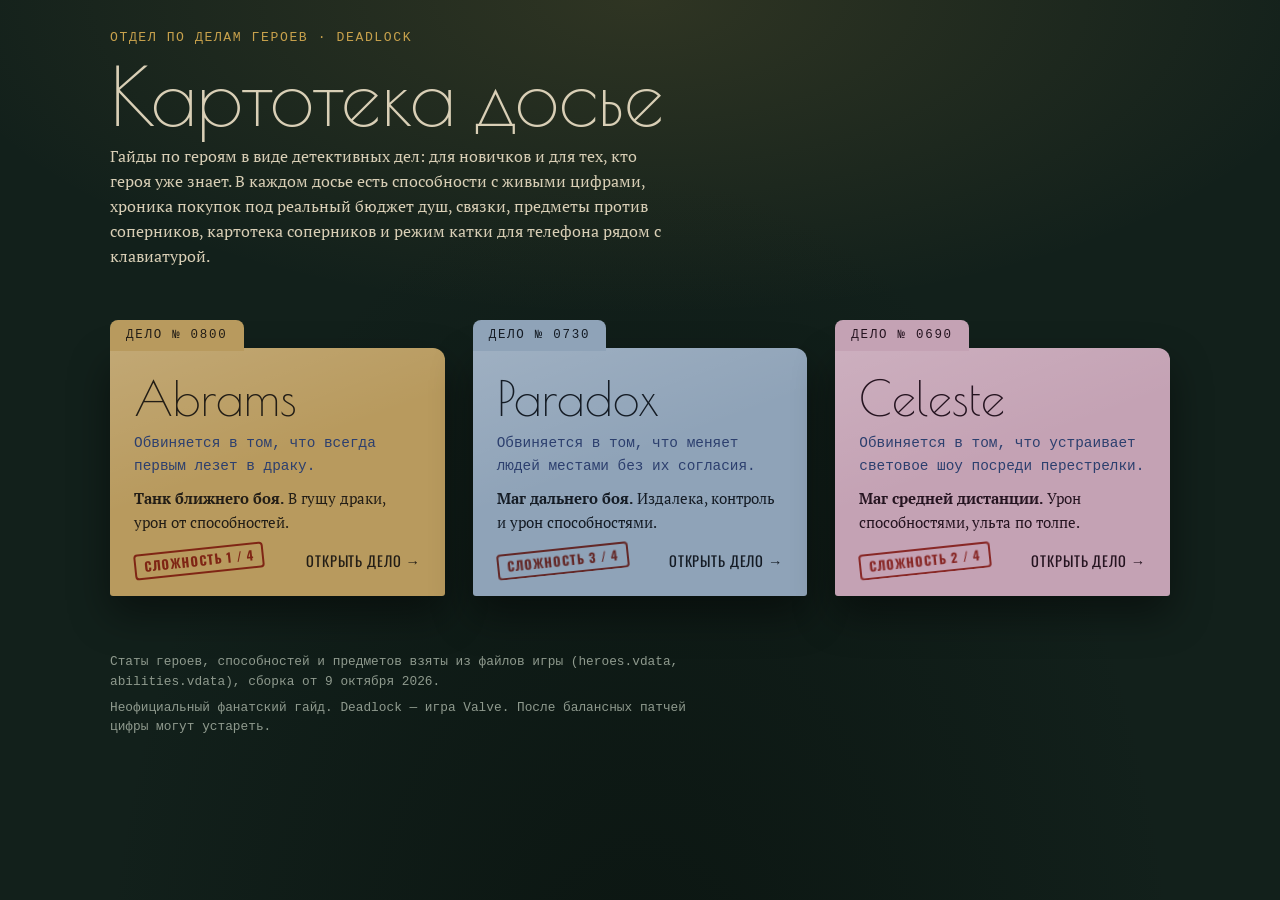
<file: index.html>
<!doctype html>
<html lang="ru">
<head>
<meta charset="utf-8">
<meta name="viewport" content="width=device-width, initial-scale=1, viewport-fit=cover">
<meta name="description" content="Детективные досье-гайды по героям Deadlock: Abrams, Paradox и Celeste.">
<style>html{color-scheme:dark}body{margin:0}img{max-width:100%}[hidden]{display:none!important}:root{padding-top:env(safe-area-inset-top,0px);padding-bottom:env(safe-area-inset-bottom,0px)}</style>
<title>Картотека досье Deadlock</title>
<link rel="preconnect" href="https://fonts.googleapis.com">
<link rel="preconnect" href="https://fonts.gstatic.com" crossorigin>
<link rel="stylesheet" href="https://fonts.googleapis.com/css2?family=Poiret+One&family=Oswald:wght@500;700&family=PT+Serif:ital,wght@0,400;0,700;1,400&family=PT+Mono&display=swap">
<link rel="stylesheet" href="assets/dossier.css">
</head>
<body>
<div class="wrap" style="padding-bottom:40px">
  <header class="catalog-head">
    <span class="exhibit">Отдел по делам героев · Deadlock</span>
    <h1>Картотека досье</h1>
    <p>Гайды по героям в виде детективных дел: для новичков и для тех, кто героя уже знает. В каждом досье есть способности с живыми цифрами, хроника покупок под реальный бюджет душ, связки, предметы против соперников, картотека соперников и режим катки для телефона рядом с клавиатурой.</p>
  </header>
  <div class="catalog" id="catalog"></div>
  <footer>
    <span>Статы героев, способностей и предметов взяты из файлов игры (heroes.vdata, abilities.vdata), сборка от 9 октября 2026.</span>
    <span>Неофициальный фанатский гайд. Deadlock — игра Valve. После балансных патчей цифры могут устареть.</span>
  </footer>
</div>
<script src="assets/heroes.js"></script>
<script>
(() => {
  const CX = n => `Сложность ${n} / 4`;
  document.getElementById('catalog').innerHTML = (window.DOSSIERS || []).map(d => `
    <a class="case-card" href="${d.path}" data-case="ДЕЛО № ${d.num}" style="--f:${d.folder};--fi:${d.ink}">
      <h2>${d.name}</h2>
      <p class="charge">${d.charge}</p>
      <p class="meta"><b>${d.role}.</b> ${d.style}.</p>
      <div class="row"><span class="stamp">${CX(d.cx)}</span><span class="open">Открыть дело →</span></div>
    </a>`).join('');
})();
</script>
</body>
</html>
</file>
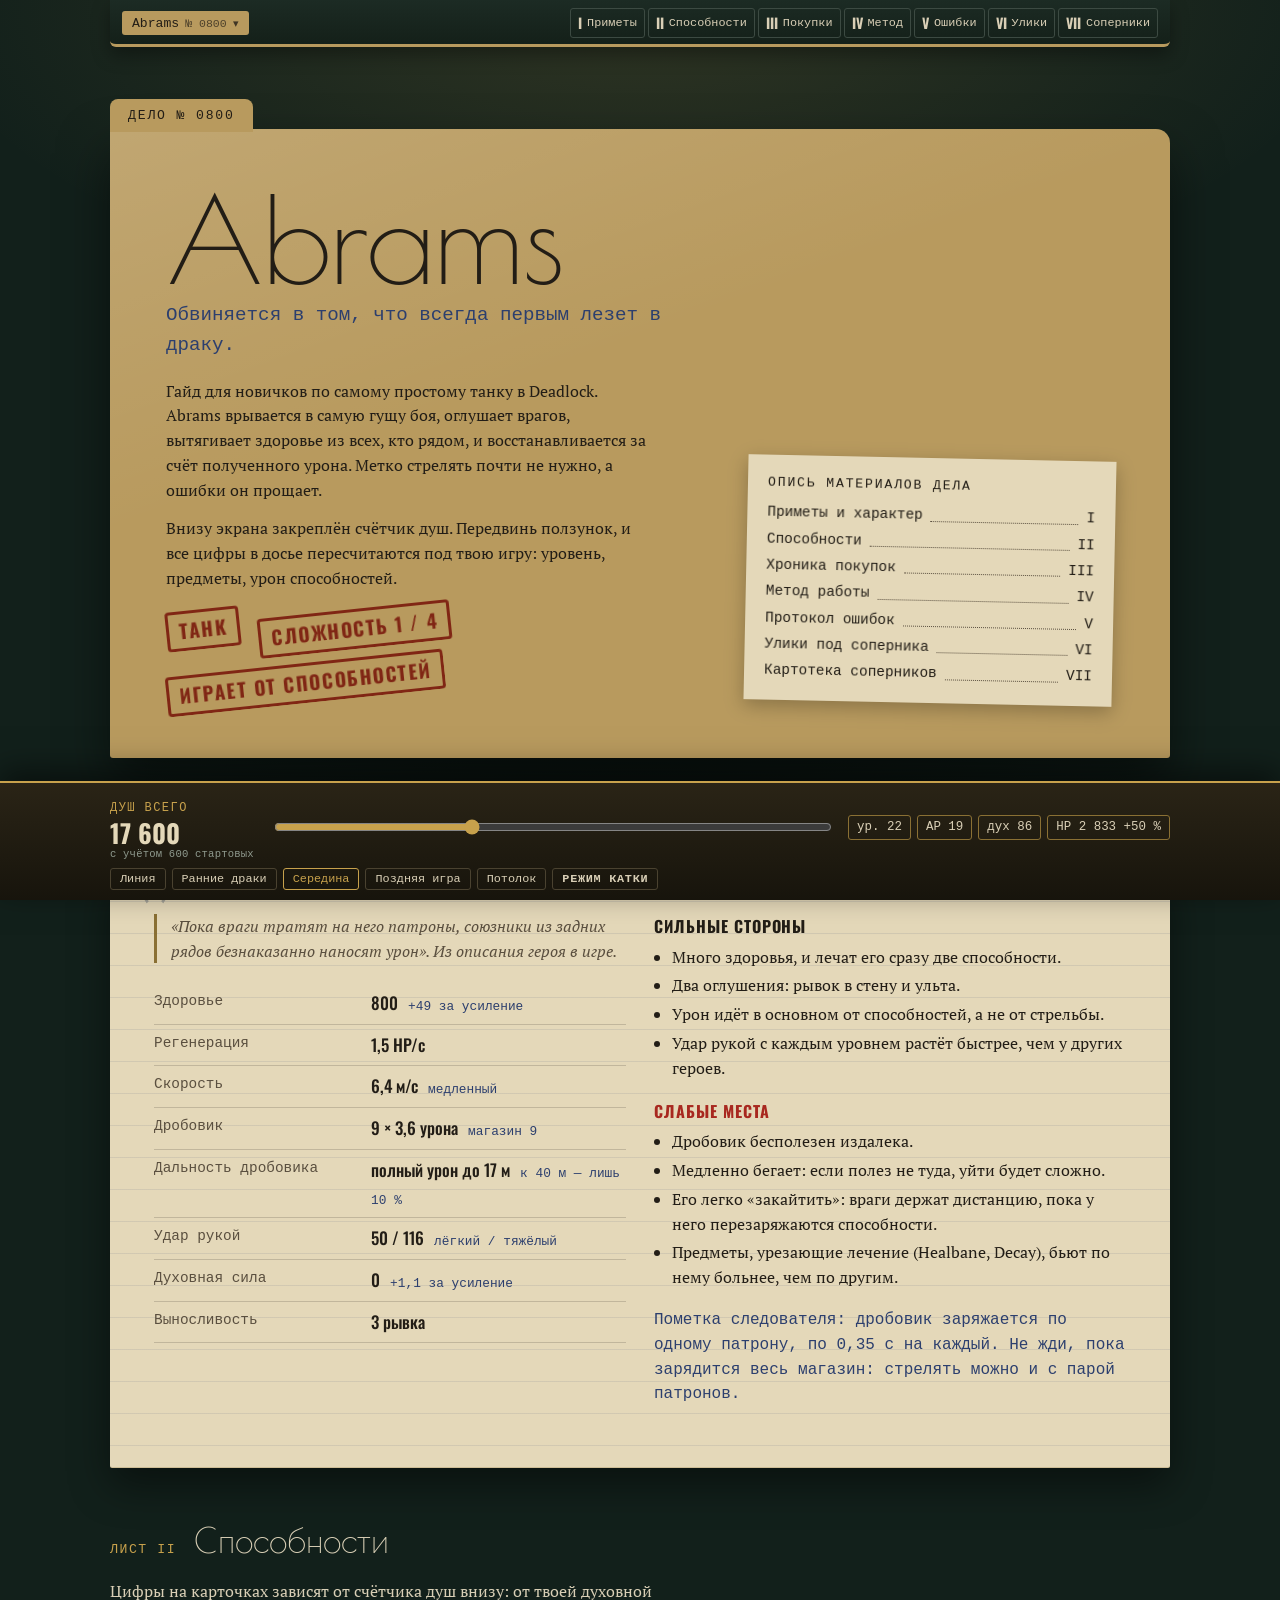
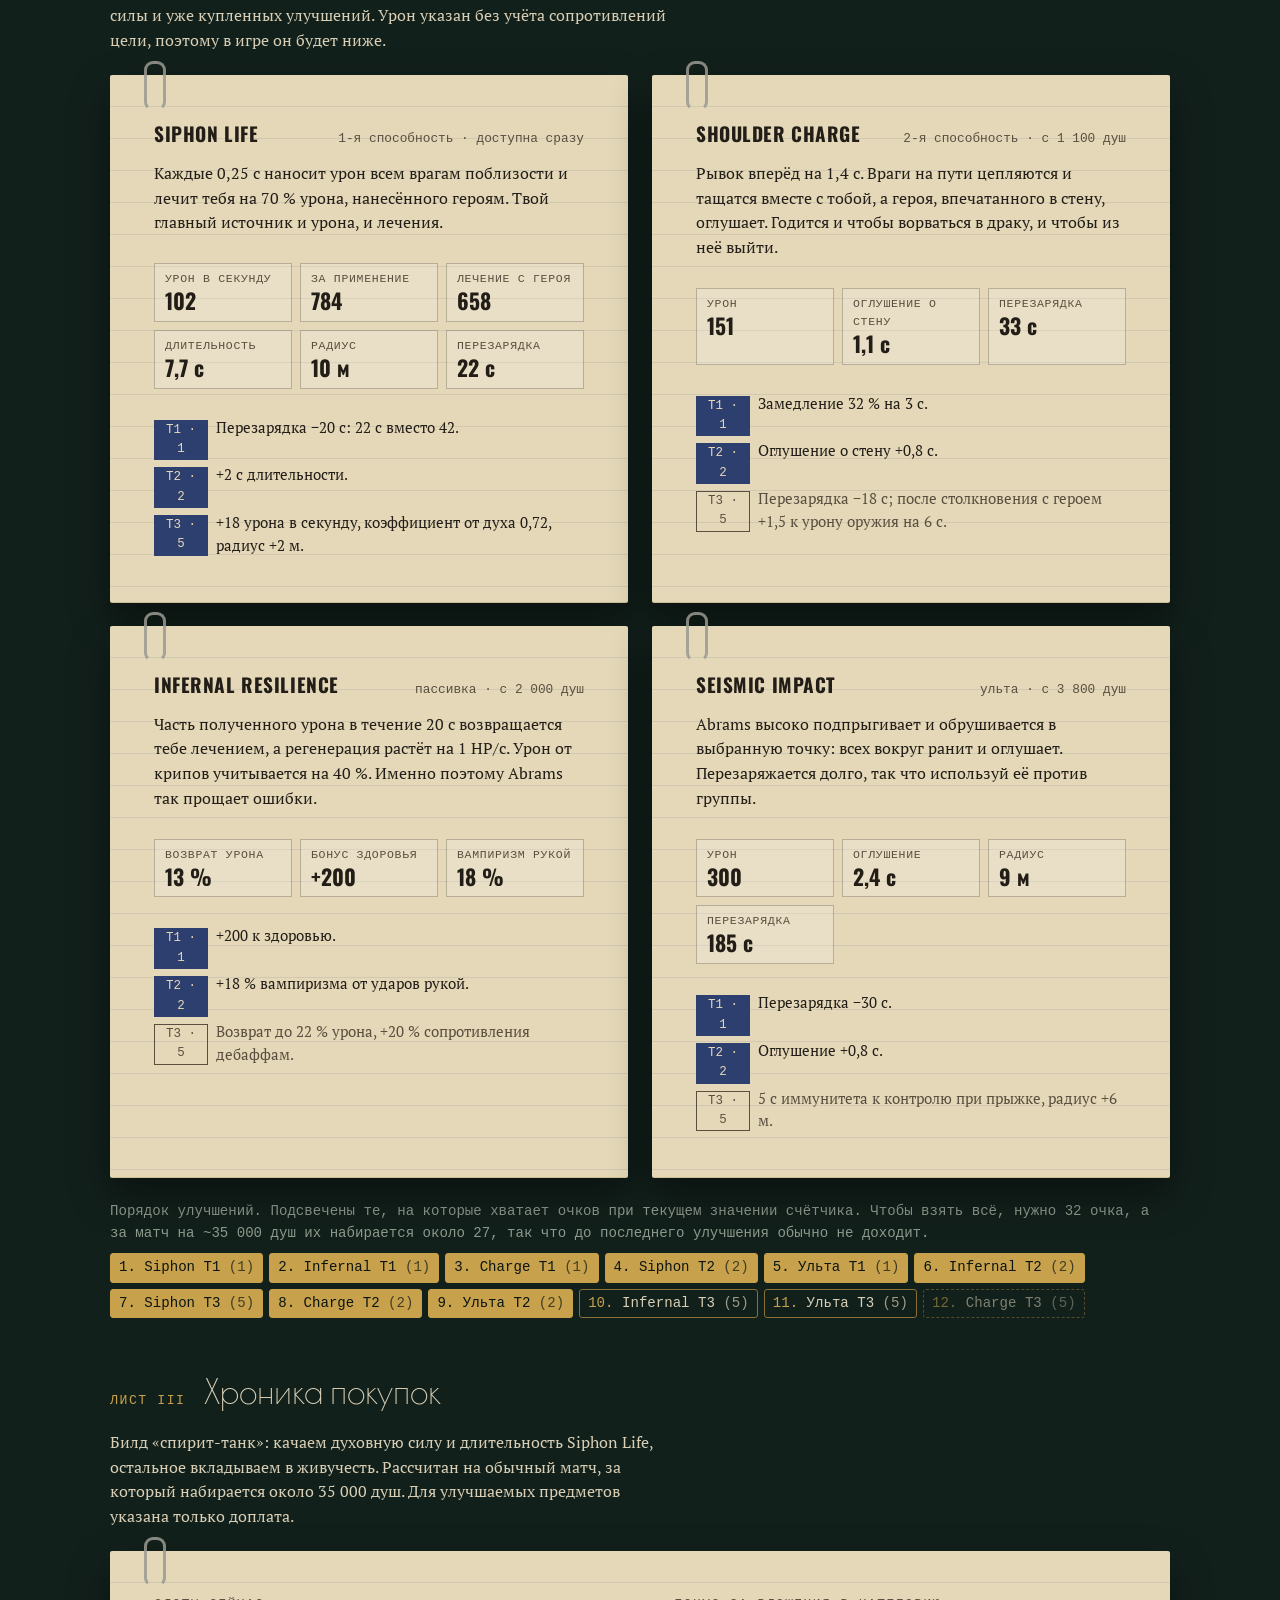
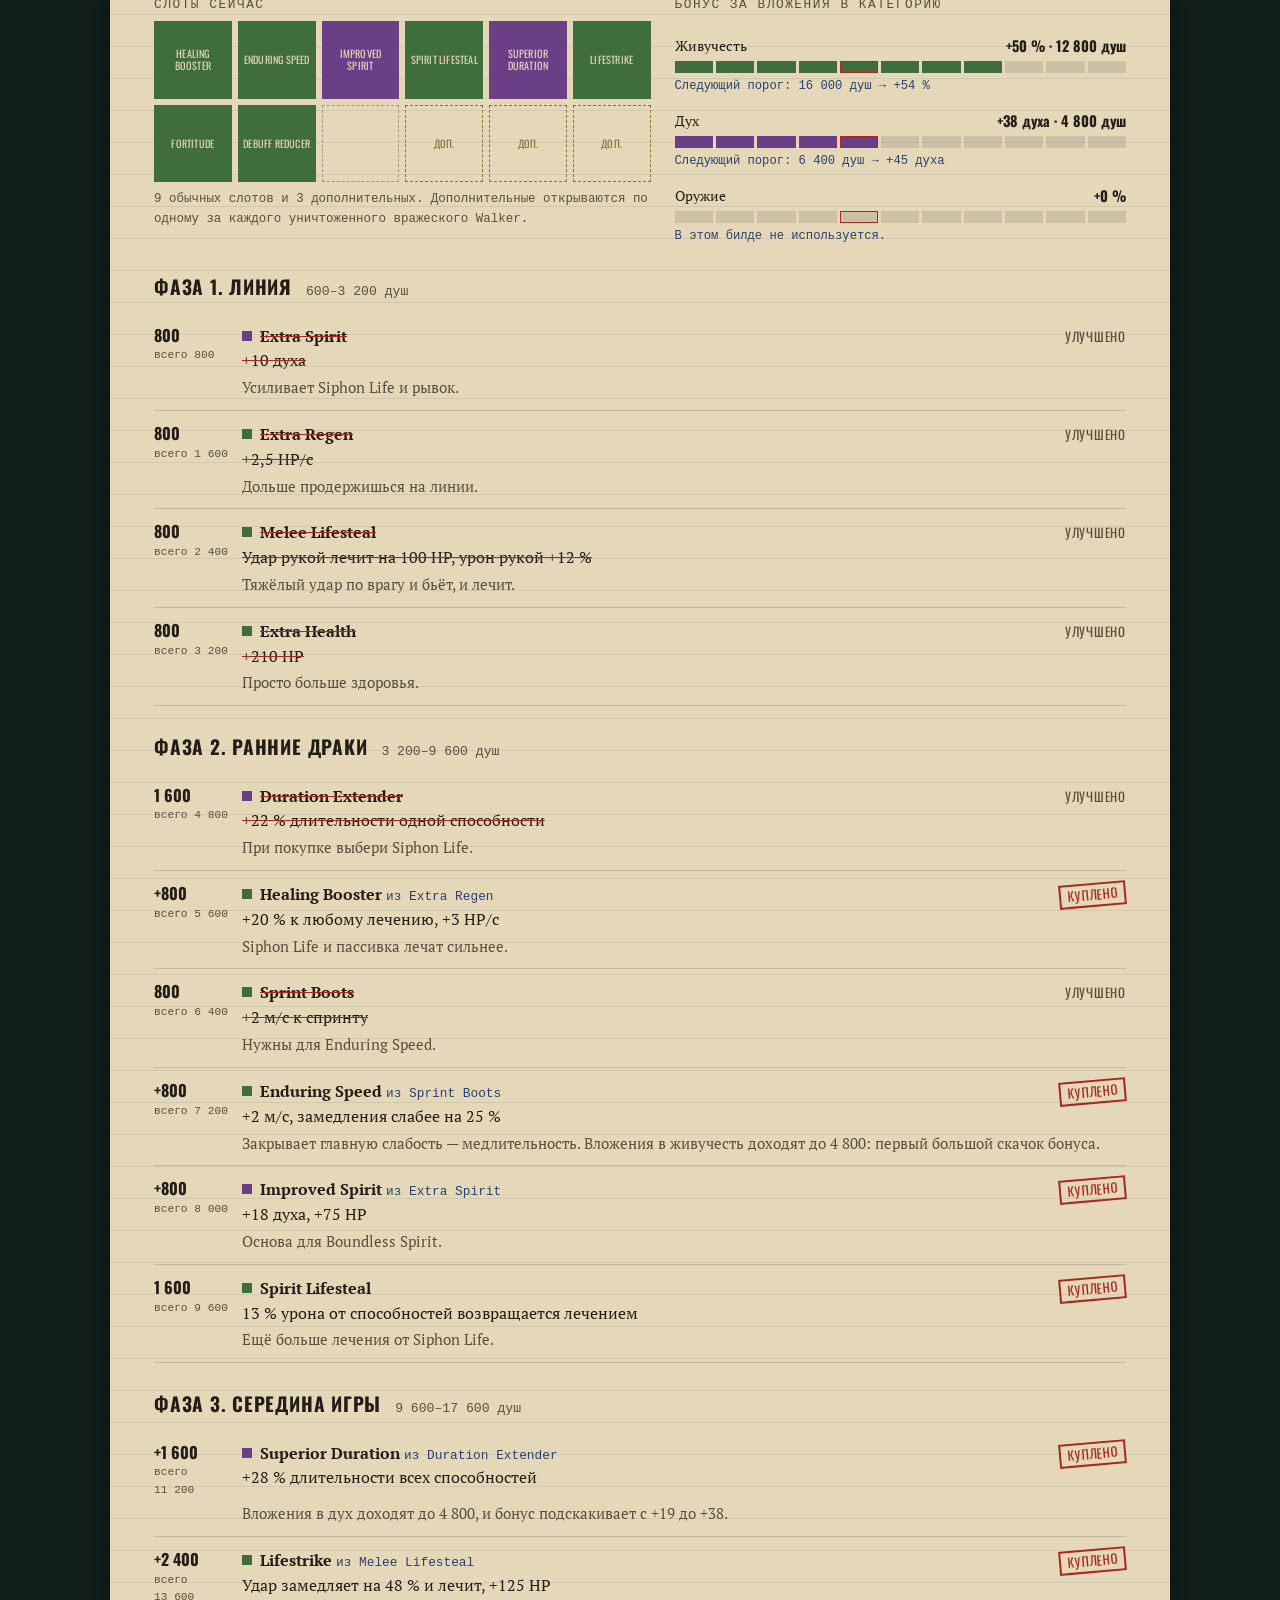
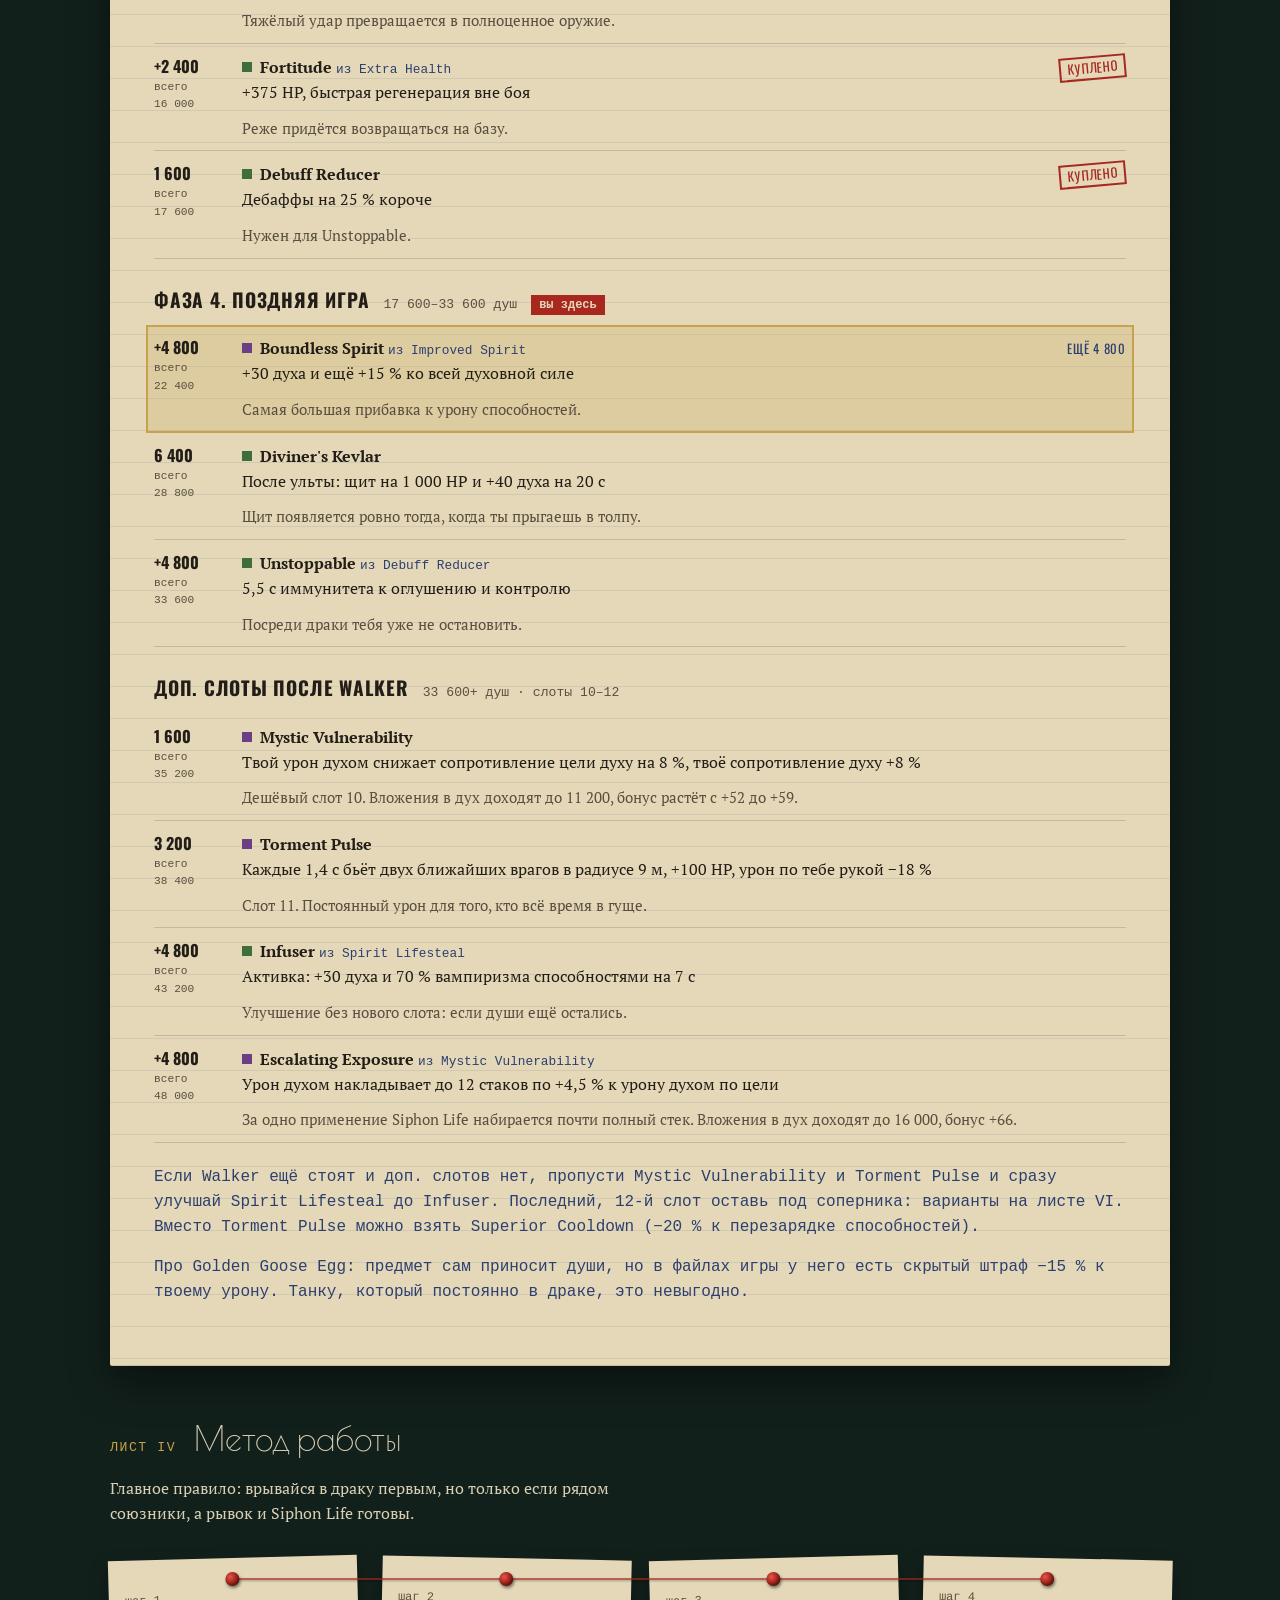
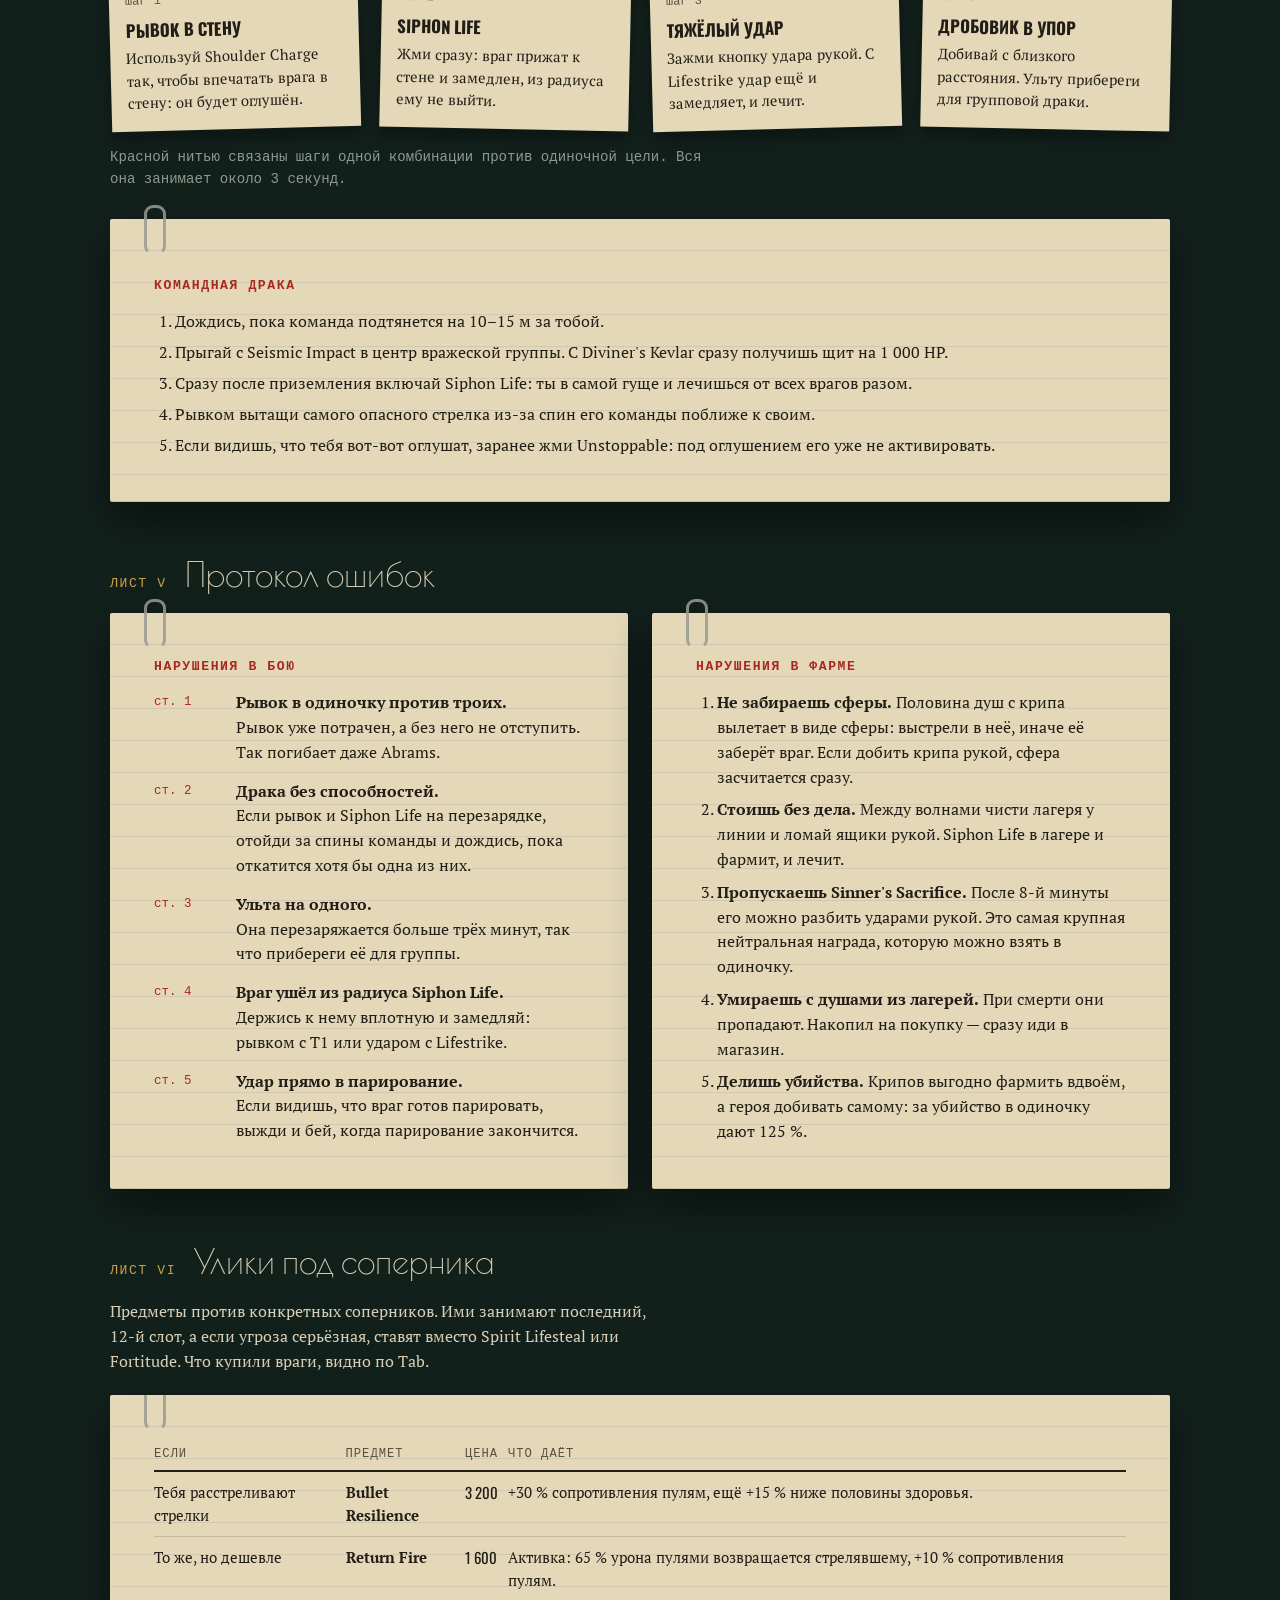
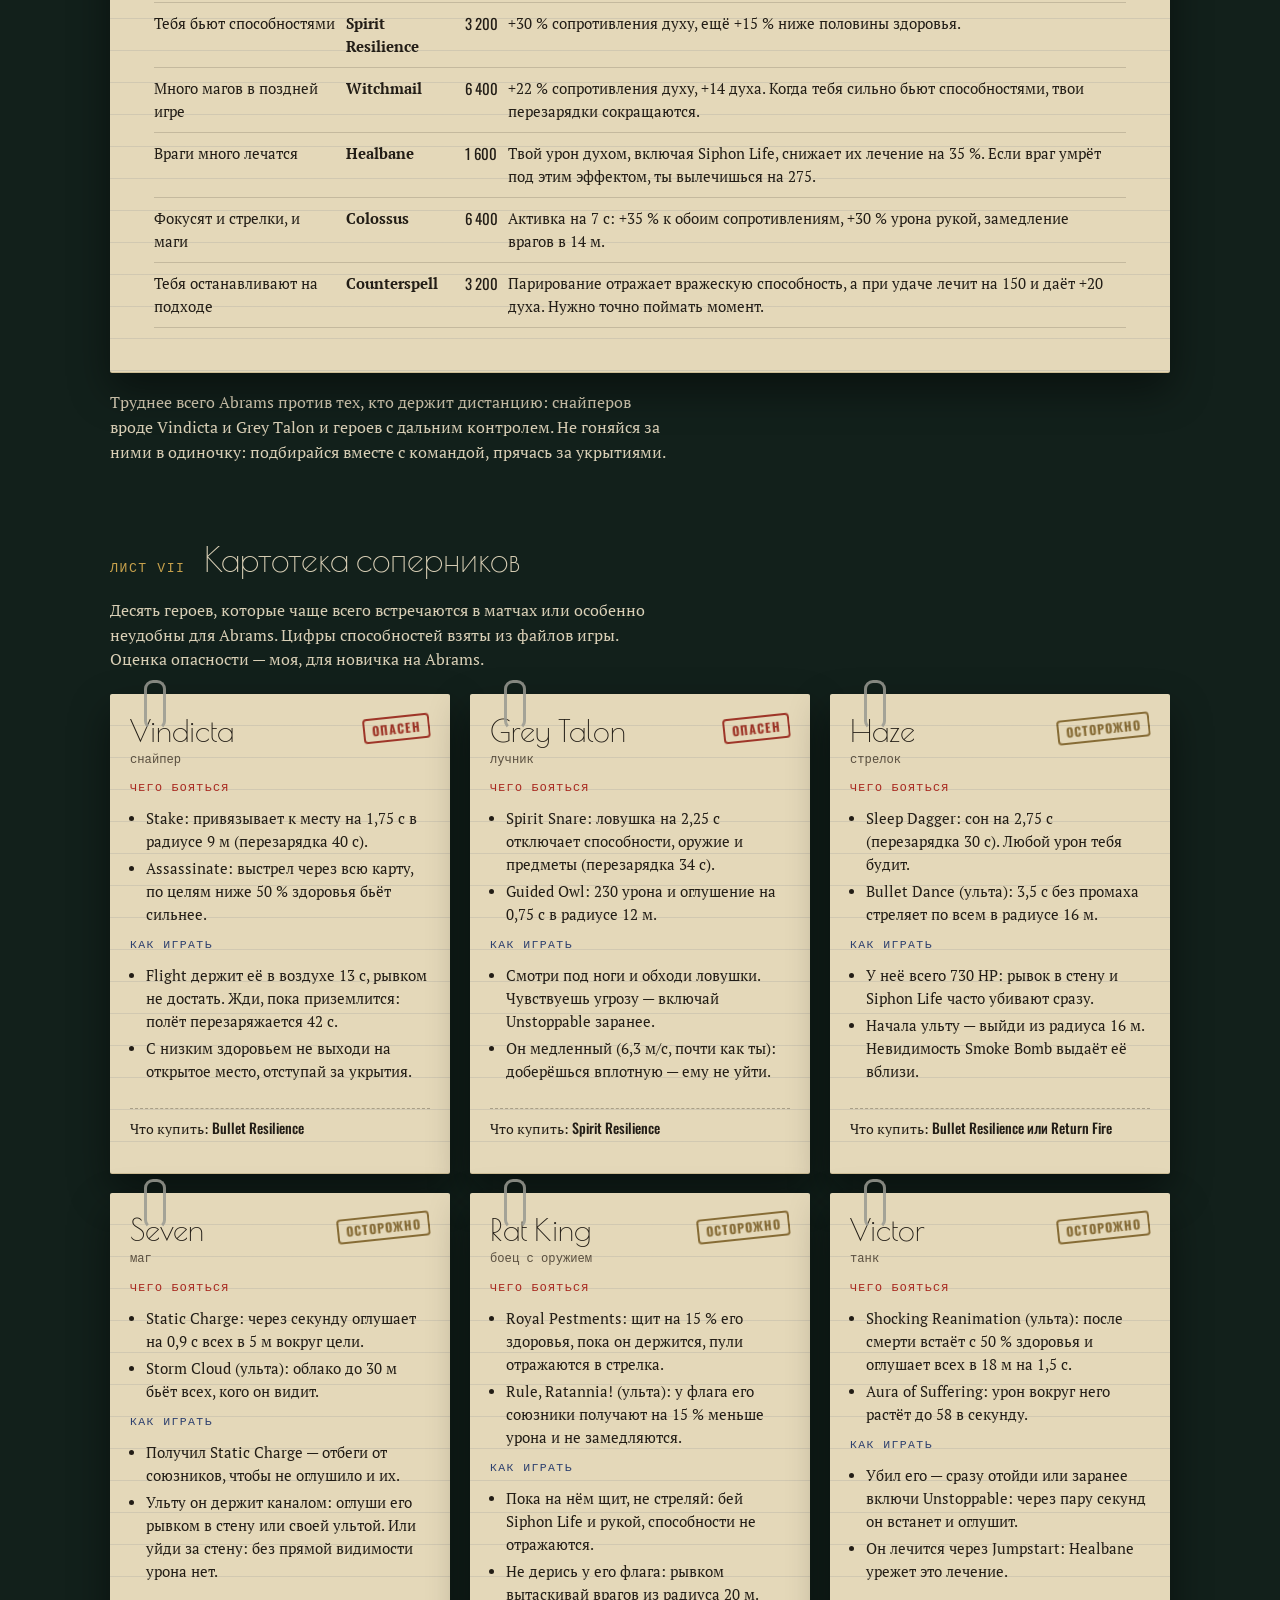
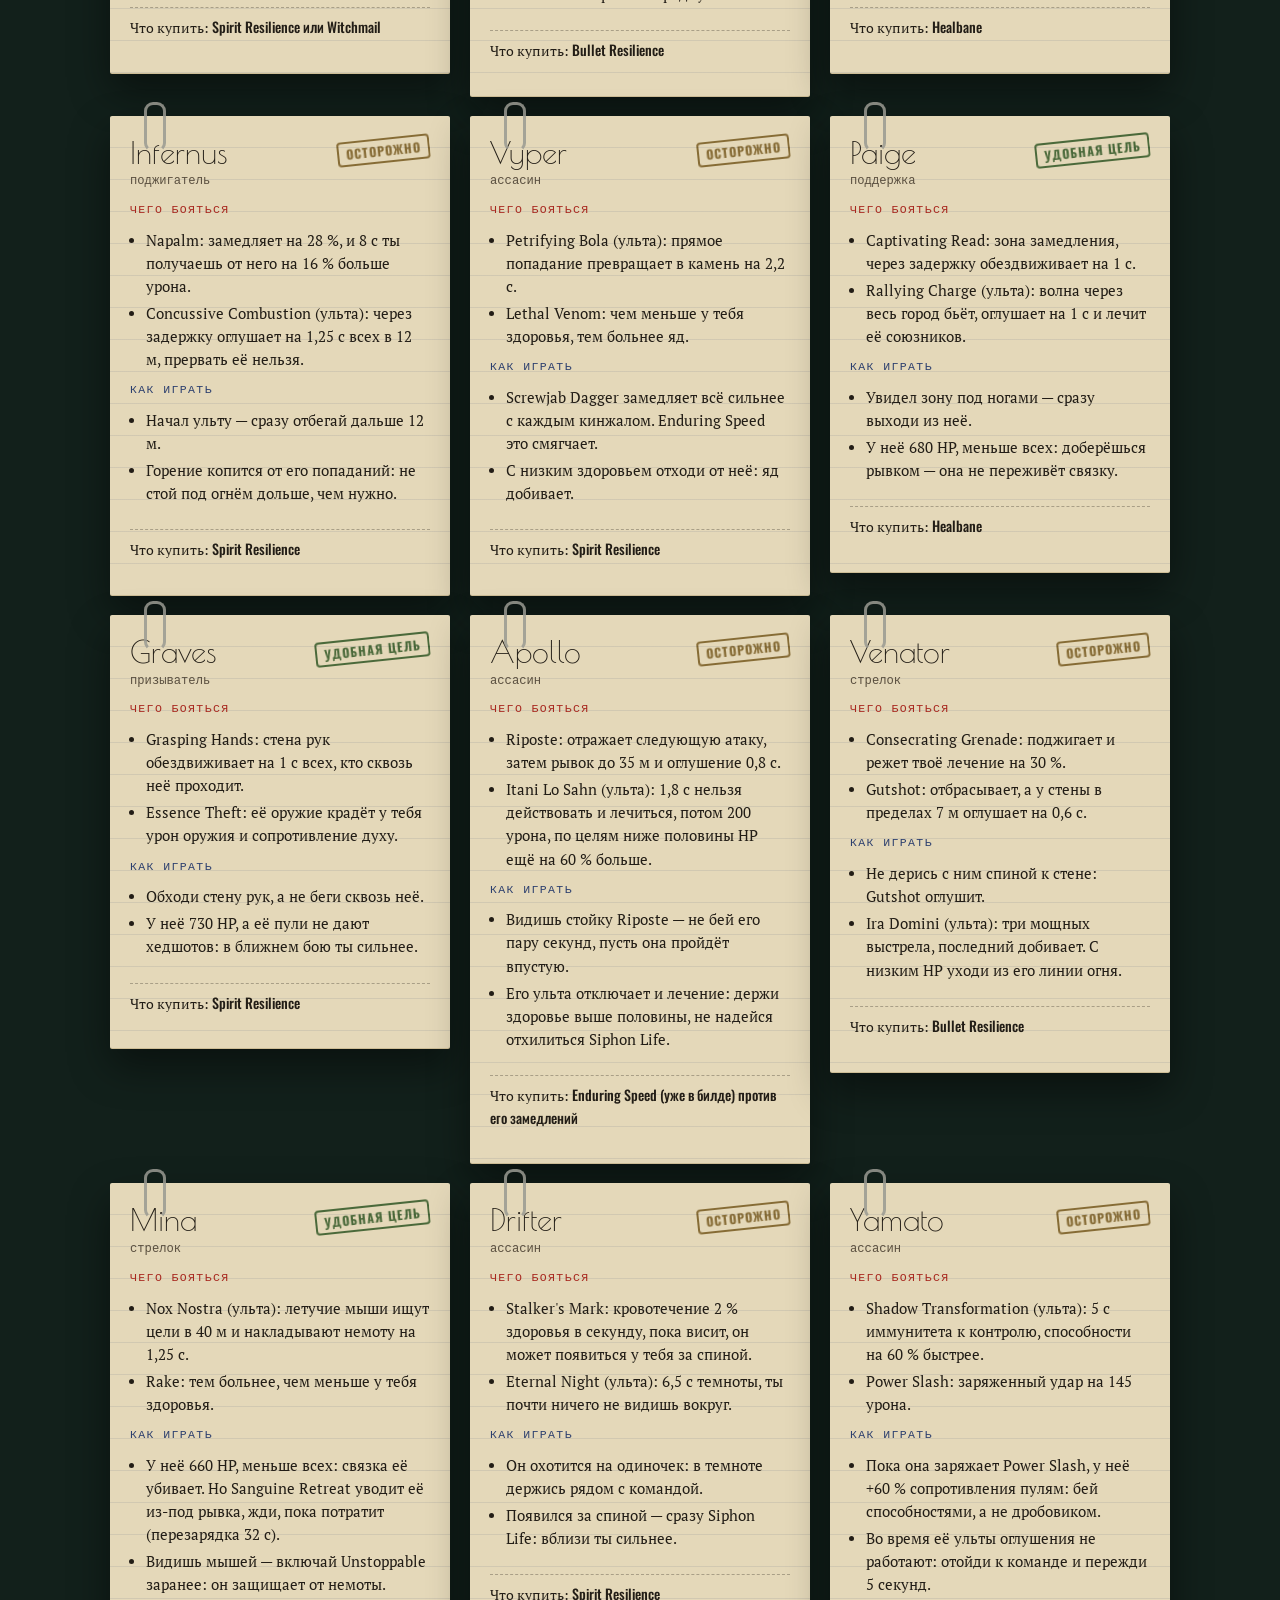
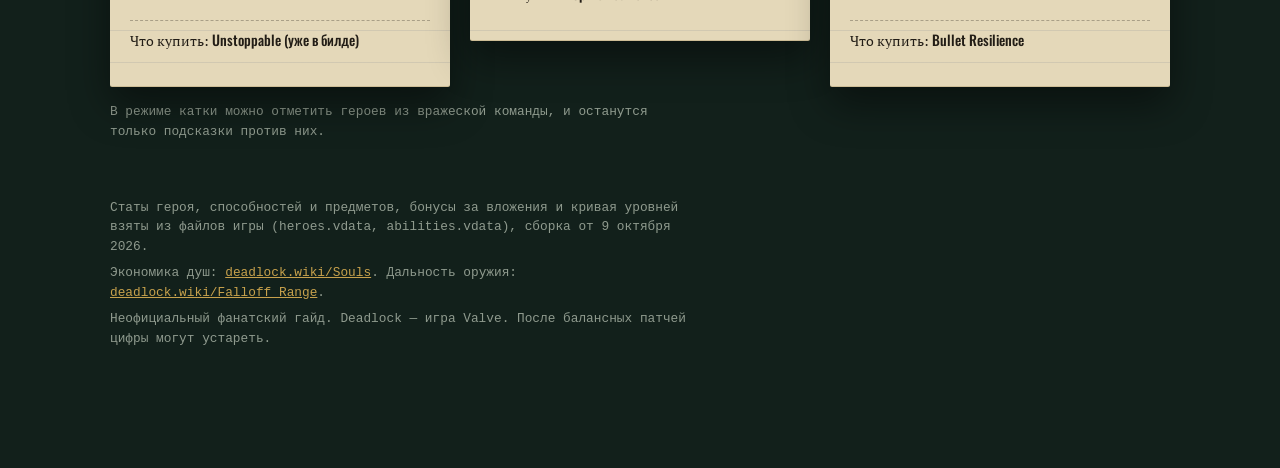
<file: abrams/index.html>
<!doctype html>
<html lang="ru">
<head>
<meta charset="utf-8">
<meta name="viewport" content="width=device-width, initial-scale=1, viewport-fit=cover">
<style>html{color-scheme:dark}body{margin:0}img{max-width:100%}[hidden]{display:none!important}:root{padding-top:env(safe-area-inset-top,0px);padding-bottom:env(safe-area-inset-bottom,0px)}</style>
<title>Досье Abrams</title>
<link rel="preconnect" href="https://fonts.googleapis.com">
<link rel="preconnect" href="https://fonts.gstatic.com" crossorigin>
<link rel="stylesheet" href="https://fonts.googleapis.com/css2?family=Poiret+One&family=Oswald:wght@500;700&family=PT+Serif:ital,wght@0,400;0,700;1,400&family=PT+Mono&display=swap">
<link rel="stylesheet" href="../assets/dossier.css">
</head>
<body>
<div class="wrap">
  <nav class="spine" aria-label="Навигация по досье">
    <div class="row">
      <button class="case" type="button" id="case-btn" aria-haspopup="true" aria-expanded="false" aria-controls="case-menu">Abrams <small>№ 0800</small> <span class="caret" aria-hidden="true">▾</span></button>
      <div class="case-menu" id="case-menu" hidden></div>
      <div class="nums"><a href="#primety" aria-current="false"><b>I</b><small>Приметы</small></a><a href="#pokazaniya" aria-current="false"><b>II</b><small>Способности</small></a><a href="#hronika" aria-current="false"><b>III</b><small>Покупки</small></a><a href="#metod" aria-current="false"><b>IV</b><small>Метод</small></a><a href="#protokol" aria-current="false"><b>V</b><small>Ошибки</small></a><a href="#uliki" aria-current="false"><b>VI</b><small>Улики</small></a><a href="#kartoteka" aria-current="false"><b>VII</b><small>Соперники</small></a></div>
    </div>
    <div class="now">Лист <b data-now>обложка</b></div>
  </nav>

  <header class="hero">
    <div class="folder" data-case="ДЕЛО № 0800">
      <div class="hero-grid">
        <div>
          <h1>Abrams</h1>
          <p class="charge">Обвиняется в том, что всегда первым лезет в драку.</p>
          <p>Гайд для новичков по самому простому танку в Deadlock. Abrams врывается в самую гущу боя, оглушает врагов, вытягивает здоровье из всех, кто рядом, и восстанавливается за счёт полученного урона. Метко стрелять почти не нужно, а ошибки он прощает.</p>
          <p>Внизу экрана закреплён счётчик душ. Передвинь ползунок, и все цифры в досье пересчитаются под твою игру: уровень, предметы, урон способностей.</p>
          <div class="stamps">
            <span class="stamp slam">Танк</span>
            <span class="stamp slam d2">Сложность 1 / 4</span>
            <span class="stamp slam d3">Играет от способностей</span>
          </div>
        </div>
        <aside class="opis">
          <h3>Опись материалов дела</h3>
          <ol>
            <li><a href="#primety"><span>Приметы и характер</span><span></span><span>I</span></a></li>
            <li><a href="#pokazaniya"><span>Способности</span><span></span><span>II</span></a></li>
            <li><a href="#hronika"><span>Хроника покупок</span><span></span><span>III</span></a></li>
            <li><a href="#metod"><span>Метод работы</span><span></span><span>IV</span></a></li>
            <li><a href="#protokol"><span>Протокол ошибок</span><span></span><span>V</span></a></li>
            <li><a href="#uliki"><span>Улики под соперника</span><span></span><span>VI</span></a></li>
            <li><a href="#kartoteka"><span>Картотека соперников</span><span></span><span>VII</span></a></li>
          </ol>
        </aside>
      </div>
    </div>
  </header>

  <section id="primety">
    <div class="section-head"><span class="exhibit">Лист I</span><h2>Приметы и характер</h2></div>
    <div class="sheet record">
      <div>
        <p class="quote">«Пока враги тратят на него патроны, союзники из задних рядов безнаказанно наносят урон». Из описания героя в игре.</p>
        <table class="stat-table">
          <tbody>
            <tr><th>Здоровье</th><td>800 <small>+49 за усиление</small></td></tr>
            <tr><th>Регенерация</th><td>1,5 HP/с</td></tr>
            <tr><th>Скорость</th><td>6,4 м/с <small>медленный</small></td></tr>
            <tr><th>Дробовик</th><td>9 × 3,6 урона <small>магазин 9</small></td></tr>
            <tr><th>Дальность дробовика</th><td>полный урон до 17 м <small>к 40 м — лишь 10 %</small></td></tr>
            <tr><th>Удар рукой</th><td>50 / 116 <small>лёгкий / тяжёлый</small></td></tr>
            <tr><th>Духовная сила</th><td>0 <small>+1,1 за усиление</small></td></tr>
            <tr><th>Выносливость</th><td>3 рывка</td></tr>
          </tbody>
        </table>
      </div>
      <div class="traits">
        <h3>Сильные стороны</h3>
        <ul>
          <li>Много здоровья, и лечат его сразу две способности.</li>
          <li>Два оглушения: рывок в стену и ульта.</li>
          <li>Урон идёт в основном от способностей, а не от стрельбы.</li>
          <li>Удар рукой с каждым уровнем растёт быстрее, чем у других героев.</li>
        </ul>
        <div class="minus">
          <h3>Слабые места</h3>
          <ul>
            <li>Дробовик бесполезен издалека.</li>
            <li>Медленно бегает: если полез не туда, уйти будет сложно.</li>
            <li>Его легко «закайтить»: враги держат дистанцию, пока у него перезаряжаются способности.</li>
            <li>Предметы, урезающие лечение (Healbane, Decay), бьют по нему больнее, чем по другим.</li>
          </ul>
        </div>
        <p class="typed">Пометка следователя: дробовик заряжается по одному патрону, по 0,35 с на каждый. Не жди, пока зарядится весь магазин: стрелять можно и с парой патронов.</p>
      </div>
    </div>
  </section>

  <section id="pokazaniya">
    <div class="section-head"><span class="exhibit">Лист II</span><h2>Способности</h2></div>
    <p class="lede">Цифры на карточках зависят от счётчика душ внизу: от твоей духовной силы и уже купленных улучшений. Урон указан без учёта сопротивлений цели, поэтому в игре он будет ниже.</p>
    <div class="abilities">
      <article class="sheet ab" id="ab-siphon">
        <header><h3>Siphon Life</h3><span class="key">1-я способность · доступна сразу</span></header>
        <p>Каждые 0,25 с наносит урон всем врагам поблизости и лечит тебя на 70 % урона, нанесённого героям. Твой главный источник и урона, и лечения.</p>
        <dl class="readout">
          <div><dt>Урон в секунду</dt><dd data-o="s-dps">—</dd></div>
          <div><dt>За применение</dt><dd data-o="s-total">—</dd></div>
          <div><dt>Лечение с героя</dt><dd data-o="s-heal">—</dd></div>
          <div><dt>Длительность</dt><dd data-o="s-dur">—</dd></div>
          <div><dt>Радиус</dt><dd data-o="s-rad">—</dd></div>
          <div><dt>Перезарядка</dt><dd data-o="s-cd">—</dd></div>
        </dl>
        <ul class="tiers">
          <li data-t="S1"><span class="t">T1 · 1</span><span>Перезарядка −20 с: 22 с вместо 42.</span></li>
          <li data-t="S2"><span class="t">T2 · 2</span><span>+2 с длительности.</span></li>
          <li data-t="S3"><span class="t">T3 · 5</span><span>+18 урона в секунду, коэффициент от духа 0,72, радиус +2 м.</span></li>
        </ul>
      </article>
      <article class="sheet ab" id="ab-charge">
        <header><h3>Shoulder Charge</h3><span class="key">2-я способность · с 1 100 душ</span></header>
        <p>Рывок вперёд на 1,4 с. Враги на пути цепляются и тащатся вместе с тобой, а героя, впечатанного в стену, оглушает. Годится и чтобы ворваться в драку, и чтобы из неё выйти.</p>
        <dl class="readout">
          <div><dt>Урон</dt><dd data-o="c-dmg">—</dd></div>
          <div><dt>Оглушение о стену</dt><dd data-o="c-stun">—</dd></div>
          <div><dt>Перезарядка</dt><dd data-o="c-cd">—</dd></div>
        </dl>
        <ul class="tiers">
          <li data-t="C1"><span class="t">T1 · 1</span><span>Замедление 32 % на 3 с.</span></li>
          <li data-t="C2"><span class="t">T2 · 2</span><span>Оглушение о стену +0,8 с.</span></li>
          <li data-t="C3"><span class="t">T3 · 5</span><span>Перезарядка −18 с; после столкновения с героем +1,5 к урону оружия на 6 с.</span></li>
        </ul>
      </article>
      <article class="sheet ab" id="ab-infernal">
        <header><h3>Infernal Resilience</h3><span class="key">пассивка · с 2 000 душ</span></header>
        <p>Часть полученного урона в течение 20 с возвращается тебе лечением, а регенерация растёт на 1 HP/с. Урон от крипов учитывается на 40 %. Именно поэтому Abrams так прощает ошибки.</p>
        <dl class="readout">
          <div><dt>Возврат урона</dt><dd data-o="i-pct">—</dd></div>
          <div><dt>Бонус здоровья</dt><dd data-o="i-hp">—</dd></div>
          <div><dt>Вампиризм рукой</dt><dd data-o="i-ls">—</dd></div>
        </dl>
        <ul class="tiers">
          <li data-t="I1"><span class="t">T1 · 1</span><span>+200 к здоровью.</span></li>
          <li data-t="I2"><span class="t">T2 · 2</span><span>+18 % вампиризма от ударов рукой.</span></li>
          <li data-t="I3"><span class="t">T3 · 5</span><span>Возврат до 22 % урона, +20 % сопротивления дебаффам.</span></li>
        </ul>
      </article>
      <article class="sheet ab" id="ab-ult">
        <header><h3>Seismic Impact</h3><span class="key">ульта · с 3 800 душ</span></header>
        <p>Abrams высоко подпрыгивает и обрушивается в выбранную точку: всех вокруг ранит и оглушает. Перезаряжается долго, так что используй её против группы.</p>
        <dl class="readout">
          <div><dt>Урон</dt><dd data-o="u-dmg">—</dd></div>
          <div><dt>Оглушение</dt><dd data-o="u-stun">—</dd></div>
          <div><dt>Радиус</dt><dd data-o="u-rad">—</dd></div>
          <div><dt>Перезарядка</dt><dd data-o="u-cd">—</dd></div>
        </dl>
        <ul class="tiers">
          <li data-t="U1"><span class="t">T1 · 1</span><span>Перезарядка −30 с.</span></li>
          <li data-t="U2"><span class="t">T2 · 2</span><span>Оглушение +0,8 с.</span></li>
          <li data-t="U3"><span class="t">T3 · 5</span><span>5 с иммунитета к контролю при прыжке, радиус +6 м.</span></li>
        </ul>
      </article>
    </div>
    <div class="ap-order">
      Порядок улучшений. Подсвечены те, на которые хватает очков при текущем значении счётчика. Чтобы взять всё, нужно 32 очка, а за матч на ~35 000 душ их набирается около 27, так что до последнего улучшения обычно не доходит.
      <ol id="ap-list"></ol>
    </div>
  </section>

  <section id="hronika">
    <div class="section-head"><span class="exhibit">Лист III</span><h2>Хроника покупок</h2></div>
    <p class="lede">Билд «спирит-танк»: качаем духовную силу и длительность Siphon Life, остальное вкладываем в живучесть. Рассчитан на обычный матч, за который набирается около 35 000 душ. Для улучшаемых предметов указана только доплата.</p>
    <div class="sheet">
      <div class="ledger-top">
        <div class="slots-wrap">
          <h4>Слоты сейчас</h4>
          <div class="slots" id="slots"></div>
          <p class="slots-note">9 обычных слотов и 3 дополнительных. Дополнительные открываются по одному за каждого уничтоженного вражеского Walker.</p>
        </div>
        <div class="inv">
          <h4>Бонус за вложения в категорию</h4>
          <div class="meter-row"><div class="lbl"><span>Живучесть</span><b data-o="v-bonus">—</b></div><div class="meter vit" data-meter="vit"></div><div class="next" data-o="v-next"></div></div>
          <div class="meter-row"><div class="lbl"><span>Дух</span><b data-o="sp-bonus">—</b></div><div class="meter spi" data-meter="spi"></div><div class="next" data-o="sp-next"></div></div>
          <div class="meter-row"><div class="lbl"><span>Оружие</span><b>+0 %</b></div><div class="meter wpn" data-meter="wpn"></div><div class="next">В этом билде не используется.</div></div>
        </div>
      </div>
      <div id="phases"></div>
      <p class="typed" style="margin-top:22px">Если Walker ещё стоят и доп. слотов нет, пропусти Mystic Vulnerability и Torment Pulse и сразу улучшай Spirit Lifesteal до Infuser. Последний, 12-й слот оставь под соперника: варианты на листе VI. Вместо Torment Pulse можно взять Superior Cooldown (−20 % к перезарядке способностей).</p>
      <p class="typed">Про Golden Goose Egg: предмет сам приносит души, но в файлах игры у него есть скрытый штраф −15 % к твоему урону. Танку, который постоянно в драке, это невыгодно.</p>
    </div>
  </section>

  <section id="metod">
    <div class="section-head"><span class="exhibit">Лист IV</span><h2>Метод работы</h2></div>
    <p class="lede">Главное правило: врывайся в драку первым, но только если рядом союзники, а рывок и Siphon Life готовы.</p>
    <div class="board" role="list">
      <svg class="string" aria-hidden="true"><polyline fill="none" stroke="#a8281f" stroke-width="1.6" points=""/></svg>
      <div class="note" role="listitem"><span class="pin-dot"></span><span class="n">шаг 1</span><b>Рывок в стену</b><p>Используй Shoulder Charge так, чтобы впечатать врага в стену: он будет оглушён.</p></div>
      <div class="note" role="listitem"><span class="pin-dot"></span><span class="n">шаг 2</span><b>Siphon Life</b><p>Жми сразу: враг прижат к стене и замедлен, из радиуса ему не выйти.</p></div>
      <div class="note" role="listitem"><span class="pin-dot"></span><span class="n">шаг 3</span><b>Тяжёлый удар</b><p>Зажми кнопку удара рукой. С Lifestrike удар ещё и замедляет, и лечит.</p></div>
      <div class="note" role="listitem"><span class="pin-dot"></span><span class="n">шаг 4</span><b>Дробовик в упор</b><p>Добивай с близкого расстояния. Ульту прибереги для групповой драки.</p></div>
    </div>
    <p class="board-caption">Красной нитью связаны шаги одной комбинации против одиночной цели. Вся она занимает около 3 секунд.</p>
    <div class="sheet teamfight">
      <h3 class="exhibit" style="color:var(--stamp)">Командная драка</h3>
      <ol>
        <li>Дождись, пока команда подтянется на 10–15 м за тобой.</li>
        <li>Прыгай с Seismic Impact в центр вражеской группы. С Diviner's Kevlar сразу получишь щит на 1 000 HP.</li>
        <li>Сразу после приземления включай Siphon Life: ты в самой гуще и лечишься от всех врагов разом.</li>
        <li>Рывком вытащи самого опасного стрелка из-за спин его команды поближе к своим.</li>
        <li>Если видишь, что тебя вот-вот оглушат, заранее жми Unstoppable: под оглушением его уже не активировать.</li>
      </ol>
    </div>
  </section>

  <section id="protokol">
    <div class="section-head"><span class="exhibit">Лист V</span><h2>Протокол ошибок</h2></div>
    <div class="two">
      <div class="sheet">
        <h3 class="exhibit" style="color:var(--stamp);margin-top:0">Нарушения в бою</h3>
        <ol class="protocol">
          <li><span class="art">ст. 1</span><div><b>Рывок в одиночку против троих.</b>Рывок уже потрачен, а без него не отступить. Так погибает даже Abrams.</div></li>
          <li><span class="art">ст. 2</span><div><b>Драка без способностей.</b>Если рывок и Siphon Life на перезарядке, отойди за спины команды и дождись, пока откатится хотя бы одна из них.</div></li>
          <li><span class="art">ст. 3</span><div><b>Ульта на одного.</b>Она перезаряжается больше трёх минут, так что прибереги её для группы.</div></li>
          <li><span class="art">ст. 4</span><div><b>Враг ушёл из радиуса Siphon Life.</b>Держись к нему вплотную и замедляй: рывком с T1 или ударом с Lifestrike.</div></li>
          <li><span class="art">ст. 5</span><div><b>Удар прямо в парирование.</b>Если видишь, что враг готов парировать, выжди и бей, когда парирование закончится.</div></li>
        </ol>
      </div>
      <div class="sheet">
        <h3 class="exhibit" style="color:var(--stamp);margin-top:0">Нарушения в фарме</h3>
        <ol class="farm">
          <li><b>Не забираешь сферы.</b> Половина душ с крипа вылетает в виде сферы: выстрели в неё, иначе её заберёт враг. Если добить крипа рукой, сфера засчитается сразу.</li>
          <li><b>Стоишь без дела.</b> Между волнами чисти лагеря у линии и ломай ящики рукой. Siphon Life в лагере и фармит, и лечит.</li>
          <li><b>Пропускаешь Sinner's Sacrifice.</b> После 8-й минуты его можно разбить ударами рукой. Это самая крупная нейтральная награда, которую можно взять в одиночку.</li>
          <li><b>Умираешь с душами из лагерей.</b> При смерти они пропадают. Накопил на покупку — сразу иди в магазин.</li>
          <li><b>Делишь убийства.</b> Крипов выгодно фармить вдвоём, а героя добивать самому: за убийство в одиночку дают 125 %.</li>
        </ol>
      </div>
    </div>
  </section>

  <section id="uliki">
    <div class="section-head"><span class="exhibit">Лист VI</span><h2>Улики под соперника</h2></div>
    <p class="lede">Предметы против конкретных соперников. Ими занимают последний, 12-й слот, а если угроза серьёзная, ставят вместо Spirit Lifesteal или Fortitude. Что купили враги, видно по Tab.</p>
    <div class="sheet scroll">
      <table class="evid">
        <thead><tr><th>Если</th><th>Предмет</th><th>Цена</th><th>Что даёт</th></tr></thead>
        <tbody>
          <tr><td>Тебя расстреливают стрелки</td><td>Bullet Resilience</td><td>3 200</td><td>+30 % сопротивления пулям, ещё +15 % ниже половины здоровья.</td></tr>
          <tr><td>То же, но дешевле</td><td>Return Fire</td><td>1 600</td><td>Активка: 65 % урона пулями возвращается стрелявшему, +10 % сопротивления пулям.</td></tr>
          <tr><td>Тебя бьют способностями</td><td>Spirit Resilience</td><td>3 200</td><td>+30 % сопротивления духу, ещё +15 % ниже половины здоровья.</td></tr>
          <tr><td>Много магов в поздней игре</td><td>Witchmail</td><td>6 400</td><td>+22 % сопротивления духу, +14 духа. Когда тебя сильно бьют способностями, твои перезарядки сокращаются.</td></tr>
          <tr><td>Враги много лечатся</td><td>Healbane</td><td>1 600</td><td>Твой урон духом, включая Siphon Life, снижает их лечение на 35 %. Если враг умрёт под этим эффектом, ты вылечишься на 275.</td></tr>
          <tr><td>Фокусят и стрелки, и маги</td><td>Colossus</td><td>6 400</td><td>Активка на 7 с: +35 % к обоим сопротивлениям, +30 % урона рукой, замедление врагов в 14 м.</td></tr>
          <tr><td>Тебя останавливают на подходе</td><td>Counterspell</td><td>3 200</td><td>Парирование отражает вражескую способность, а при удаче лечит на 150 и даёт +20 духа. Нужно точно поймать момент.</td></tr>
        </tbody>
      </table>
    </div>
    <p class="lede" style="margin-top:18px">Труднее всего Abrams против тех, кто держит дистанцию: снайперов вроде Vindicta и Grey Talon и героев с дальним контролем. Не гоняйся за ними в одиночку: подбирайся вместе с командой, прячась за укрытиями.</p>
  </section>

  <section id="kartoteka">
    <div class="section-head"><span class="exhibit">Лист VII</span><h2>Картотека соперников</h2></div>
    <p class="lede">Десять героев, которые чаще всего встречаются в матчах или особенно неудобны для Abrams. Цифры способностей взяты из файлов игры. Оценка опасности — моя, для новичка на Abrams.</p>
    <div class="rivals" id="rivals"></div>
    <p class="rivals-note">В режиме катки можно отметить героев из вражеской команды, и останутся только подсказки против них.</p>
  </section>

  <footer>
    <span>Статы героя, способностей и предметов, бонусы за вложения и кривая уровней взяты из файлов игры (heroes.vdata, abilities.vdata), сборка от 9 октября 2026.</span>
    <span>Экономика душ: <a href="https://deadlock.wiki/Souls" rel="noopener">deadlock.wiki/Souls</a>. Дальность оружия: <a href="https://deadlock.wiki/Falloff_Range" rel="noopener">deadlock.wiki/Falloff_Range</a>.</span>
    <span>Неофициальный фанатский гайд. Deadlock — игра Valve. После балансных патчей цифры могут устареть.</span>
  </footer>
</div>

<div class="counter" role="region" aria-label="Счётчик душ">
  <div class="counter-in">
    <div><label for="souls">Душ всего</label><output id="souls-out" for="souls">17 600</output><span class="souls-note">с учётом 600 стартовых</span></div>
    <input type="range" id="souls" min="600" max="49200" step="100" value="17600" aria-describedby="souls-out">
    <div class="chips"><span class="chip" data-o="lvl">ур. 24</span><span class="chip" data-o="ap">AP 20</span><span class="chip" data-o="sp">дух 81</span><span class="chip" data-o="hp">HP —</span></div>
    <div class="presets" id="presets">
      <button type="button" data-v="3200">Линия</button>
      <button type="button" data-v="9600">Ранние драки</button>
      <button type="button" data-v="17600">Середина</button>
      <button type="button" data-v="33600">Поздняя игра</button>
      <button type="button" data-v="49200">Потолок</button>
      <button type="button" class="k-open" id="k-open">Режим катки</button>
      <label class="kevlar" id="kev-wrap" hidden><input type="checkbox" id="kev"> ульта прожата (Kevlar)</label>
    </div>
  </div>
</div>

<div class="katka" id="katka" role="dialog" aria-modal="true" aria-labelledby="k-title" hidden>
  <div class="katka-in">
    <div class="k-head">
      <div><span class="exhibit">Рапорт на выезд</span><h2 id="k-title">Режим катки</h2></div>
      <button type="button" class="k-close" id="k-close">Закрыть · Esc</button>
    </div>
    <div class="k-grid">
      <section class="k-wide soulline" aria-label="Душевная линия">
        <div class="sl-head"><span>ДУШЕВНАЯ ЛИНИЯ · ABRAMS · ДЕЛО № 0800</span><span data-k="head"></span></div>
        <div class="sl-win">
          <div class="sl-scroll" data-sl-scroll tabindex="0" aria-label="Лента билда: веди пальцем или стрелками, чтобы выставить души"><div class="sl-paper" data-sl-paper><svg data-sl-svg aria-hidden="true"></svg></div></div>
          <div class="sl-pen" aria-hidden="true"><i data-sl-pen-t></i></div>
        </div>
        <div class="sl-legend"><span>▲ покупка</span><span>◆ новая способность</span><span>∧ улучшение</span><span>│ перо: твои души</span><span>Веди ленту пальцем под перо. Всё левее пера куплено</span></div>
      </section>
      <section class="k-wide k-ctrl" aria-live="polite">
        <div class="kc-main">
          <span class="kc-t">Сейчас покупай</span>
          <span class="kc-item" data-k="buy"></span>
          <span class="kc-desc" data-k="buy-desc"></span>
          <span class="kc-sub" data-k="buy-sub"></span>
        </div>
        <div class="kc-right">
          <button type="button" class="kc-buy" id="k-buy">Купил</button>
          <button type="button" class="kc-undo" id="k-undo" aria-label="К прошлой покупке" title="К прошлой покупке">↶</button>
        </div>
        <div class="kc-ap">
          <span class="kc-t">Способности дальше</span>
          <span><b data-k="ap"></b> <span class="kc-when" data-k="ap-when"></span></span>
          <span class="kc-desc" data-k="ap-desc"></span>
        </div>
      </section>
      <section class="sheet k-card k-wide">
        <h3>Комбо против одного</h3>
        <ol class="k-combo"><li>Рывок в стену</li><li>Siphon Life</li><li>Тяжёлый удар</li><li>Дробовик в упор</li></ol>
        <p class="k-small">Командная драка: ульта в центр группы → Siphon Life → рывком вытащить стрелка к своим.</p>
      </section>
      <section class="sheet k-card k-wide">
        <h3>Против кого играем</h3>
        <div class="k-chips" id="k-chips"></div>
        <div class="k-tips" id="k-tips"></div>
      </section>
      <section class="sheet k-card k-wide">
        <h3>Три правила</h3>
        <ol class="k-rules">
          <li>Врывайся, только если рядом союзники, а рывок и Siphon Life готовы.</li>
          <li>Ульту трать на группу, а не на одного.</li>
          <li>Не копи души: накопил на покупку — иди в магазин.</li>
        </ol>
      </section>
    </div>
  </div>
</div>

<script src="hero.js"></script>
<script src="../assets/heroes.js"></script>
<script src="../assets/dossier.js"></script>
</body>
</html>
</file>
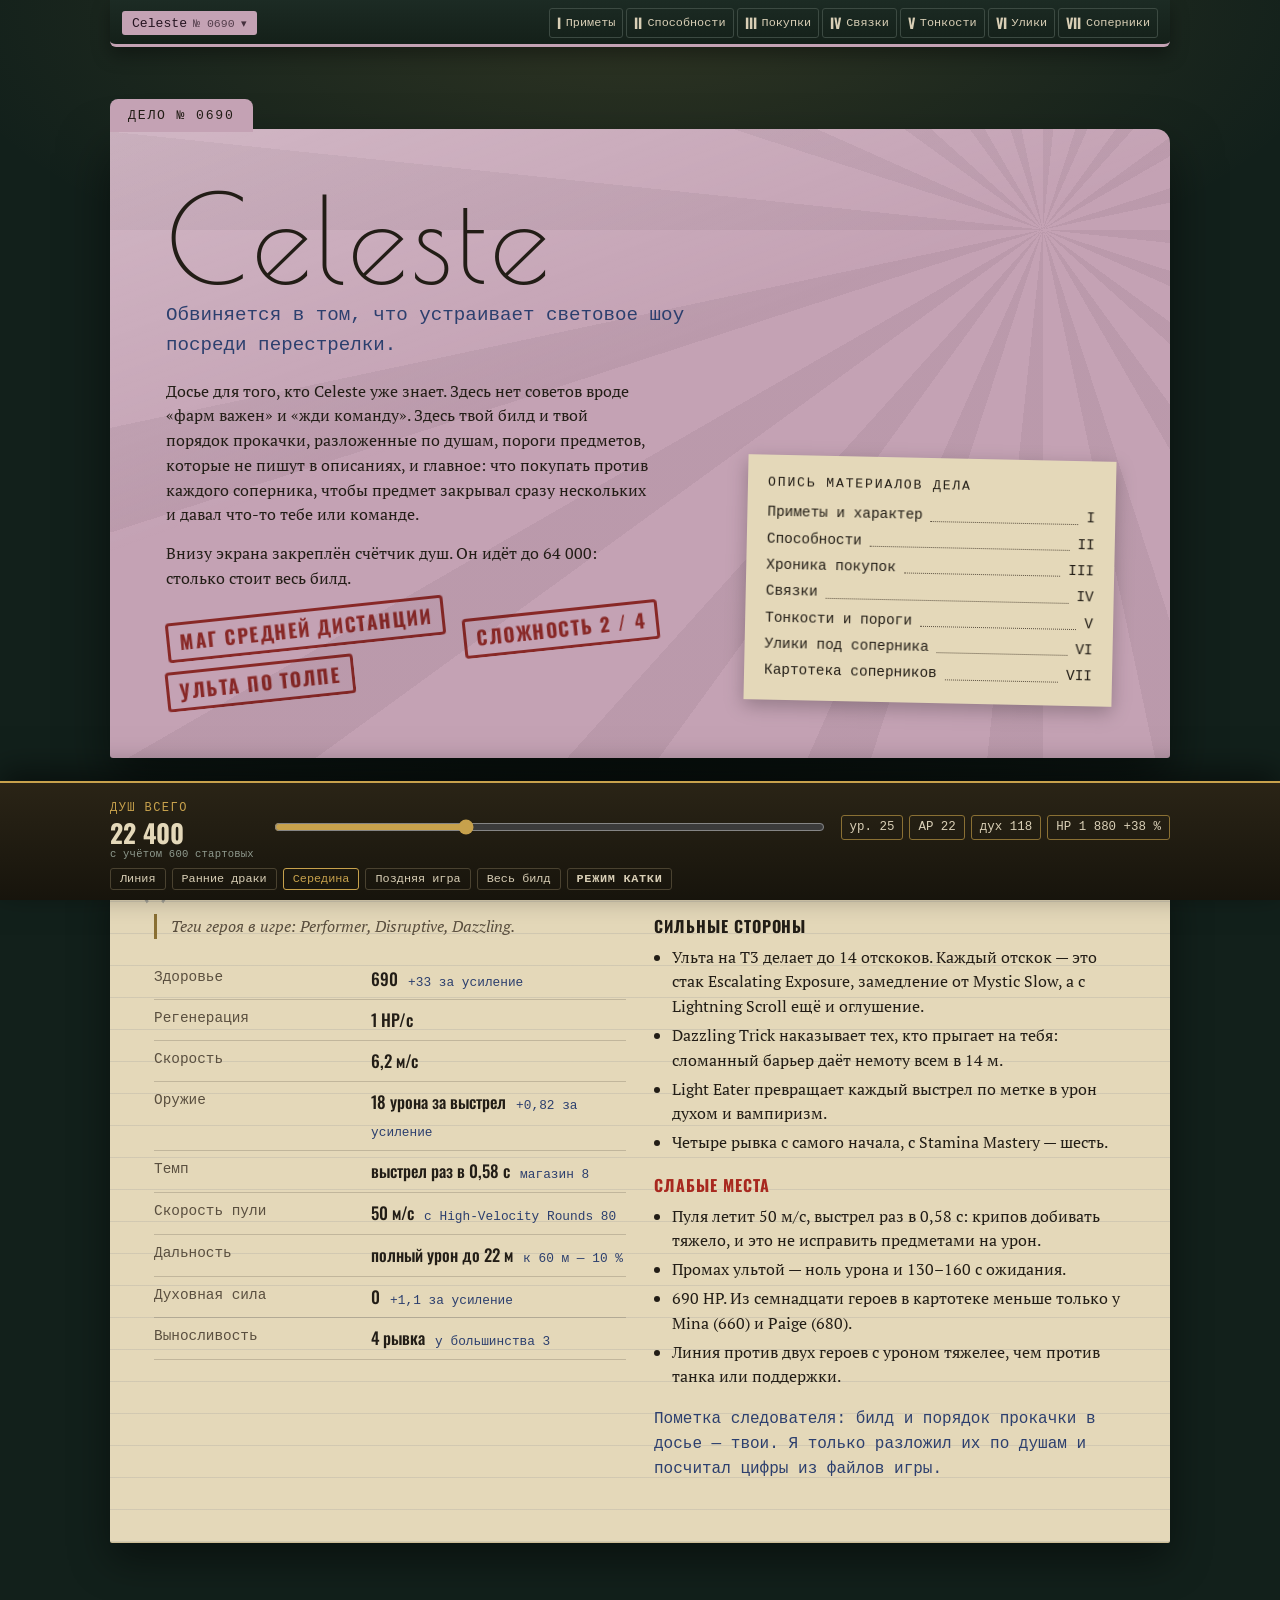
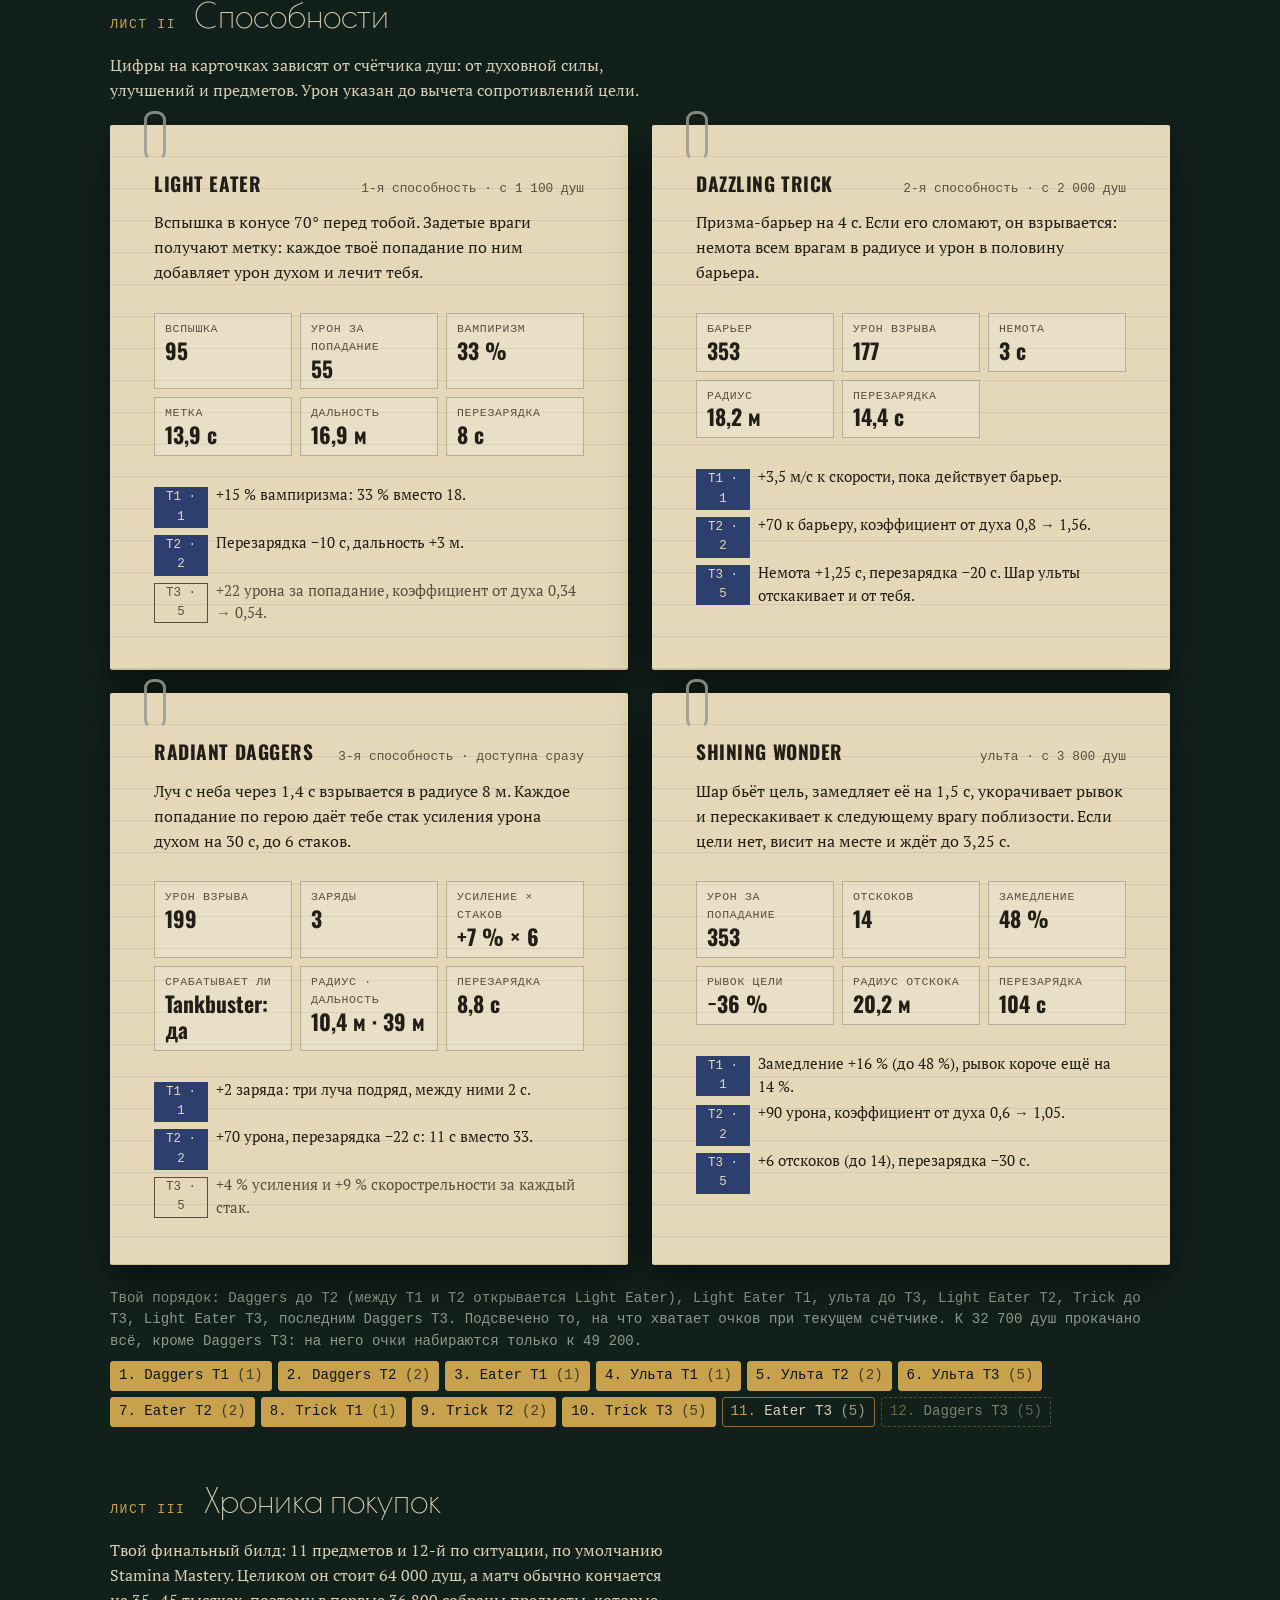
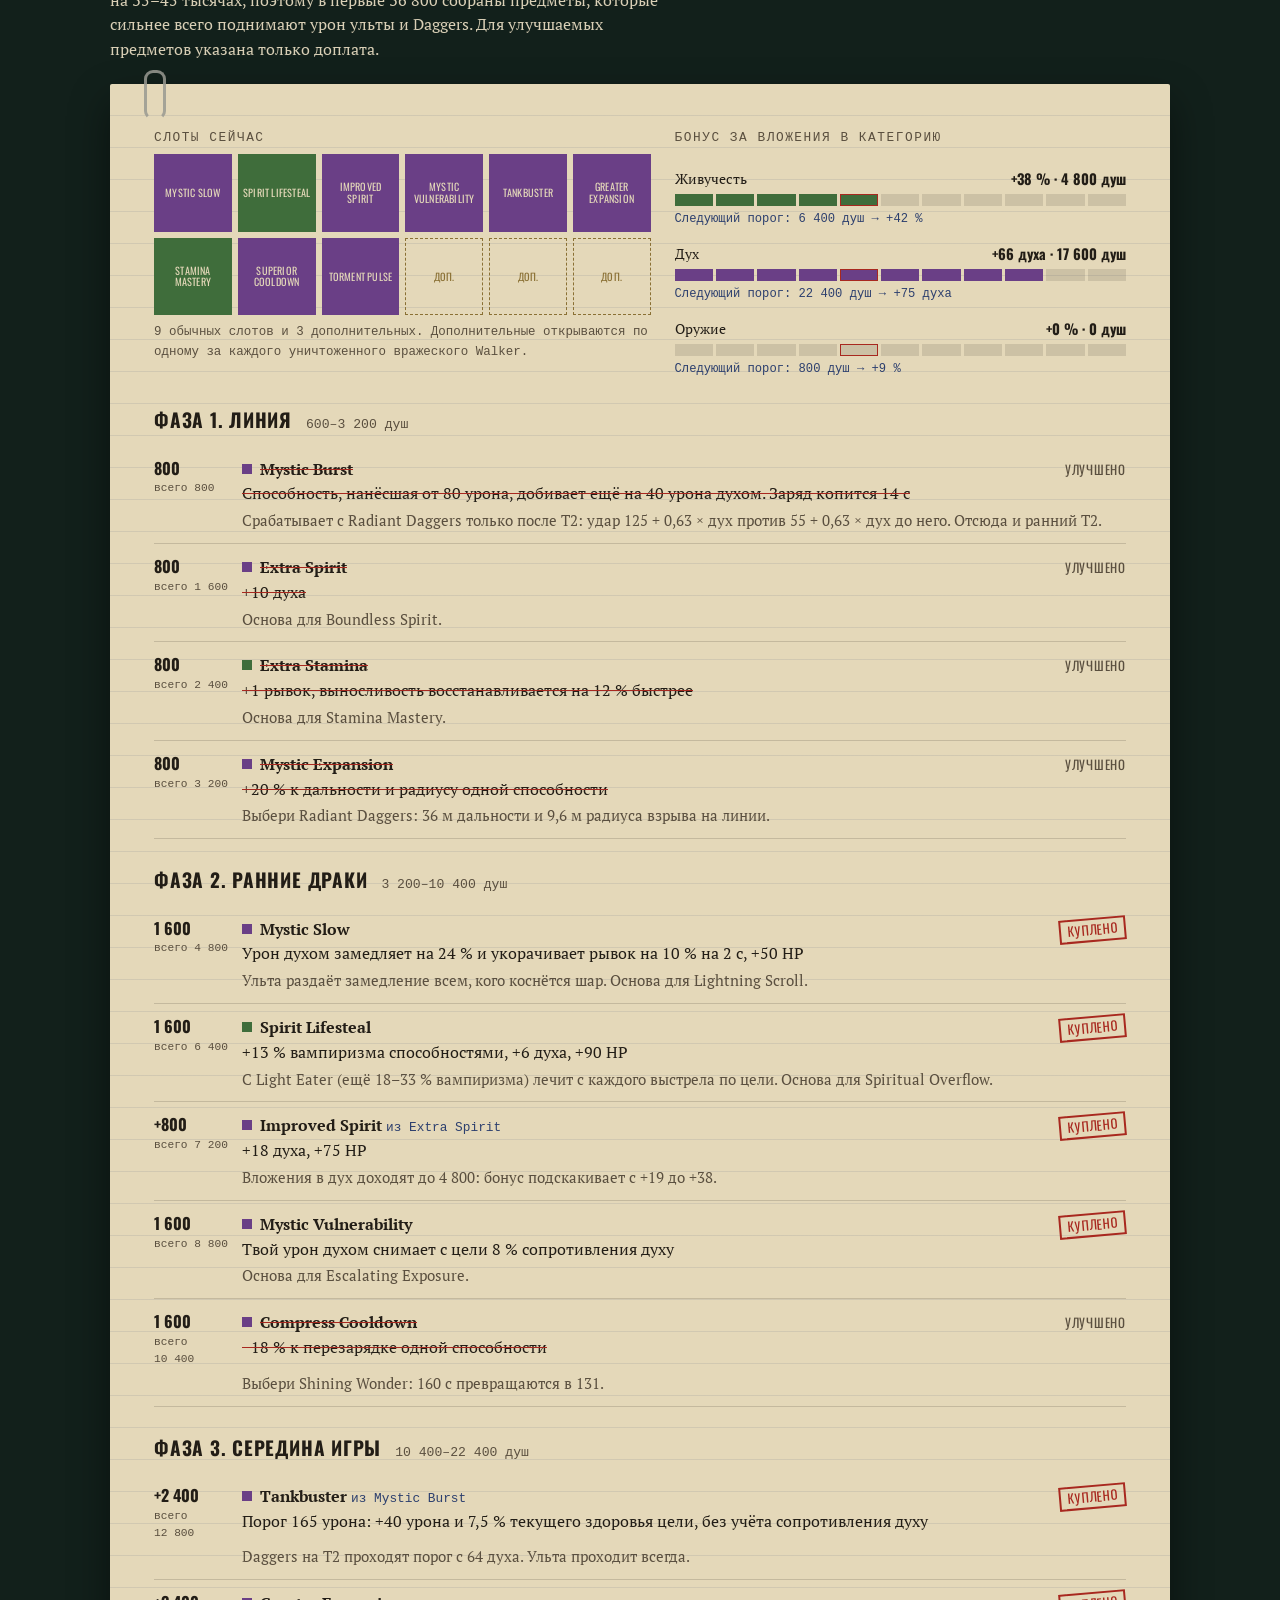
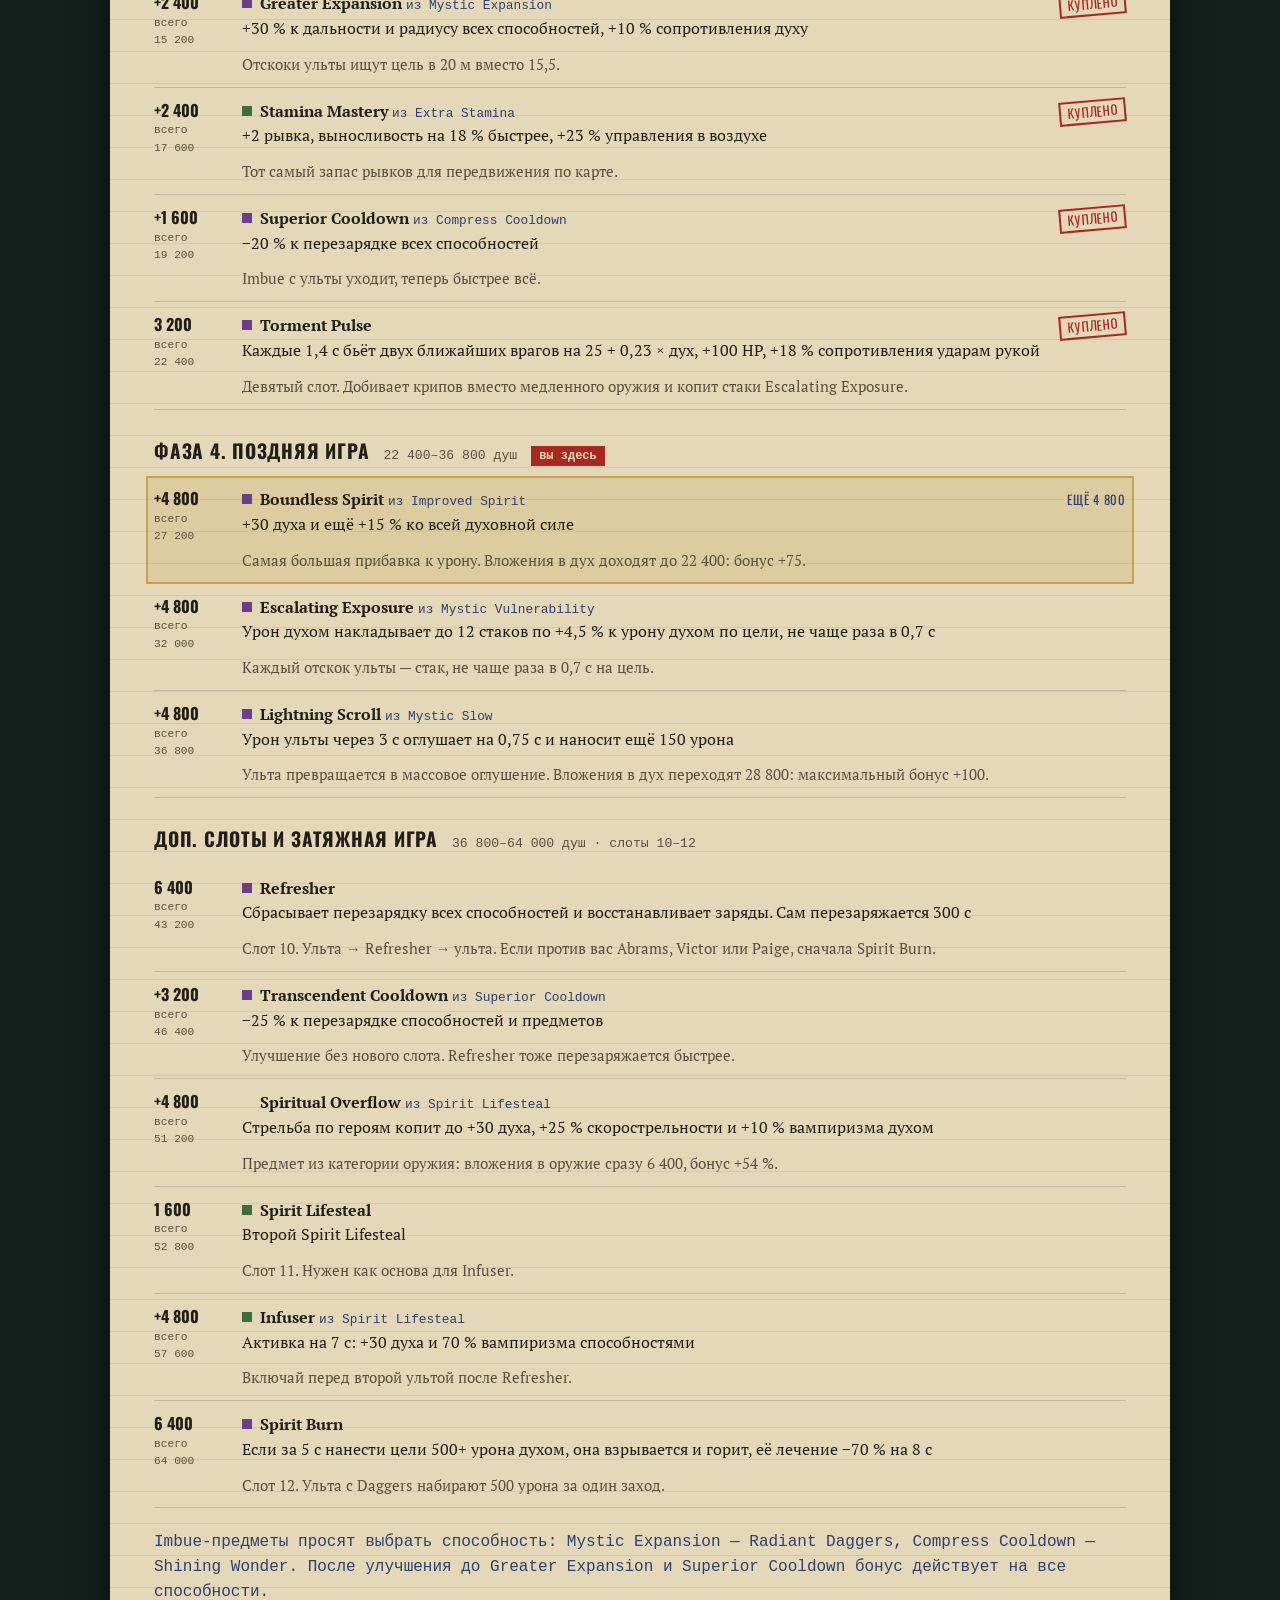
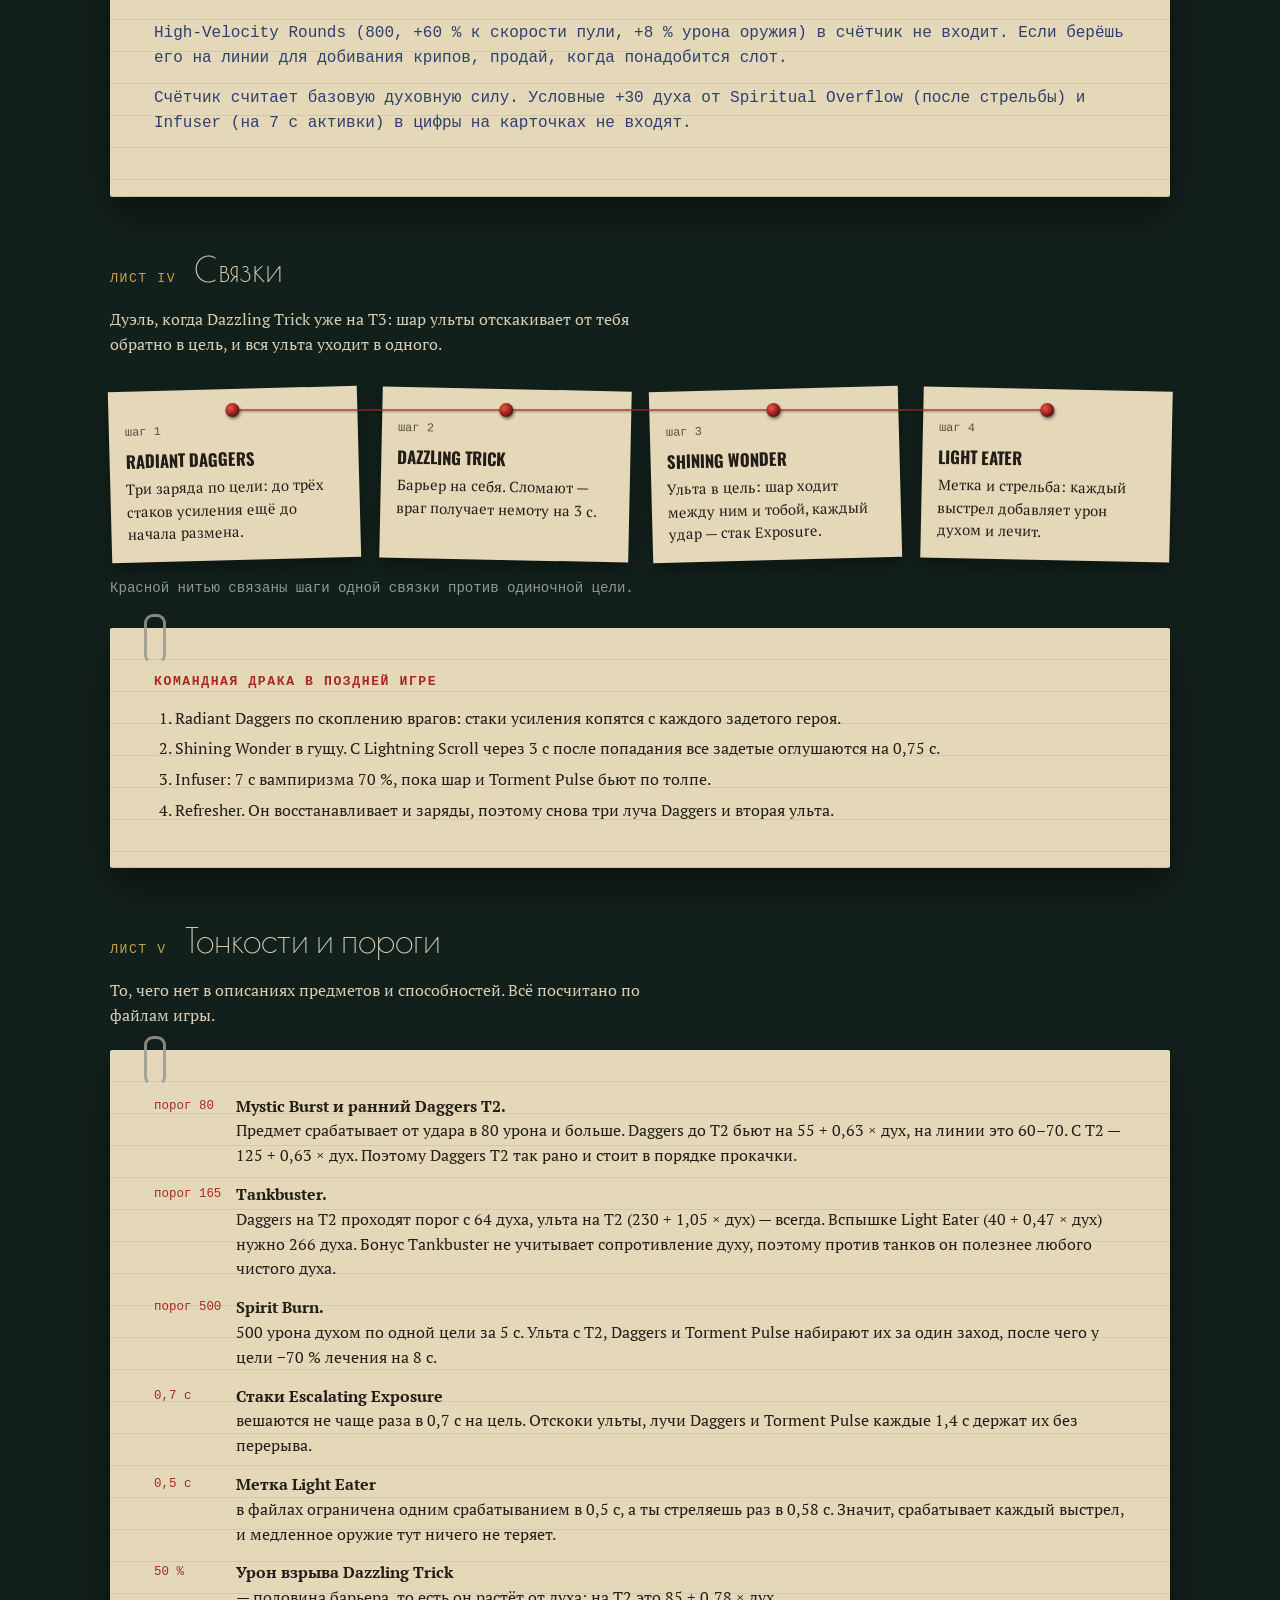
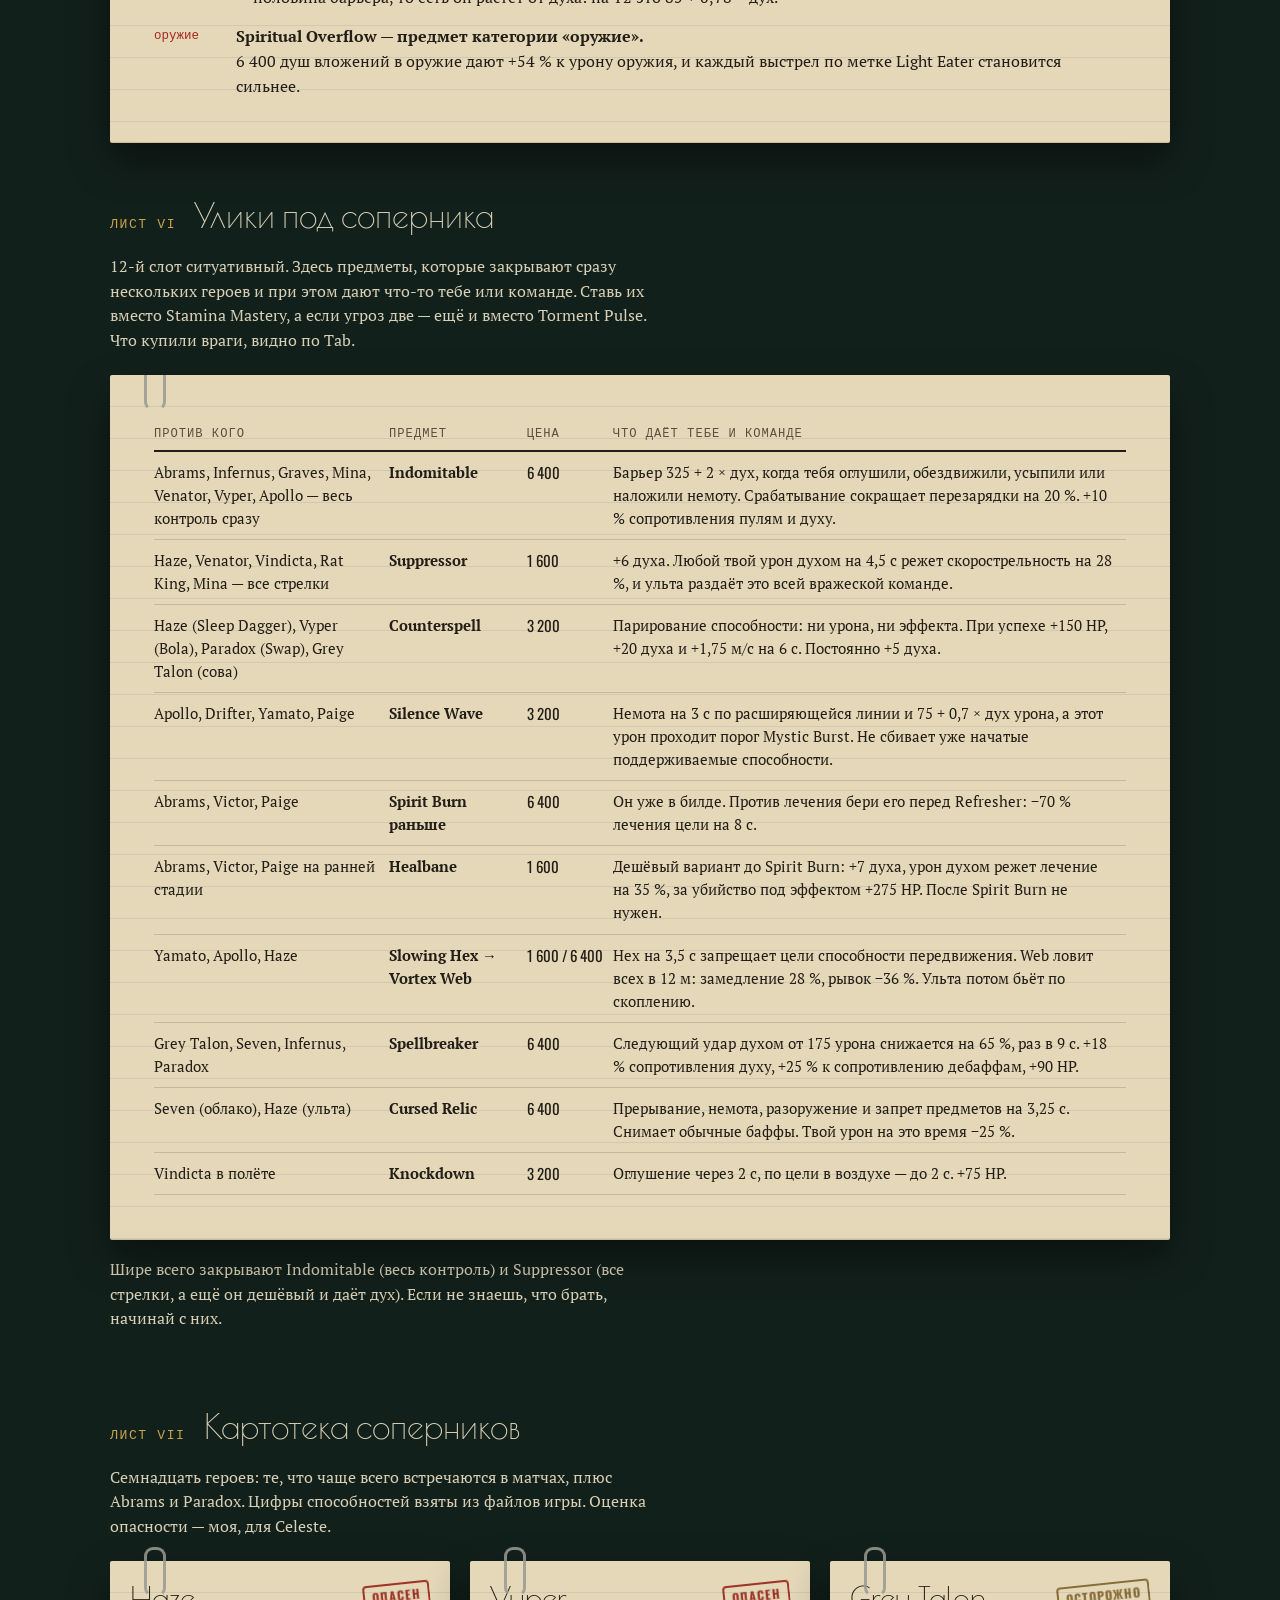
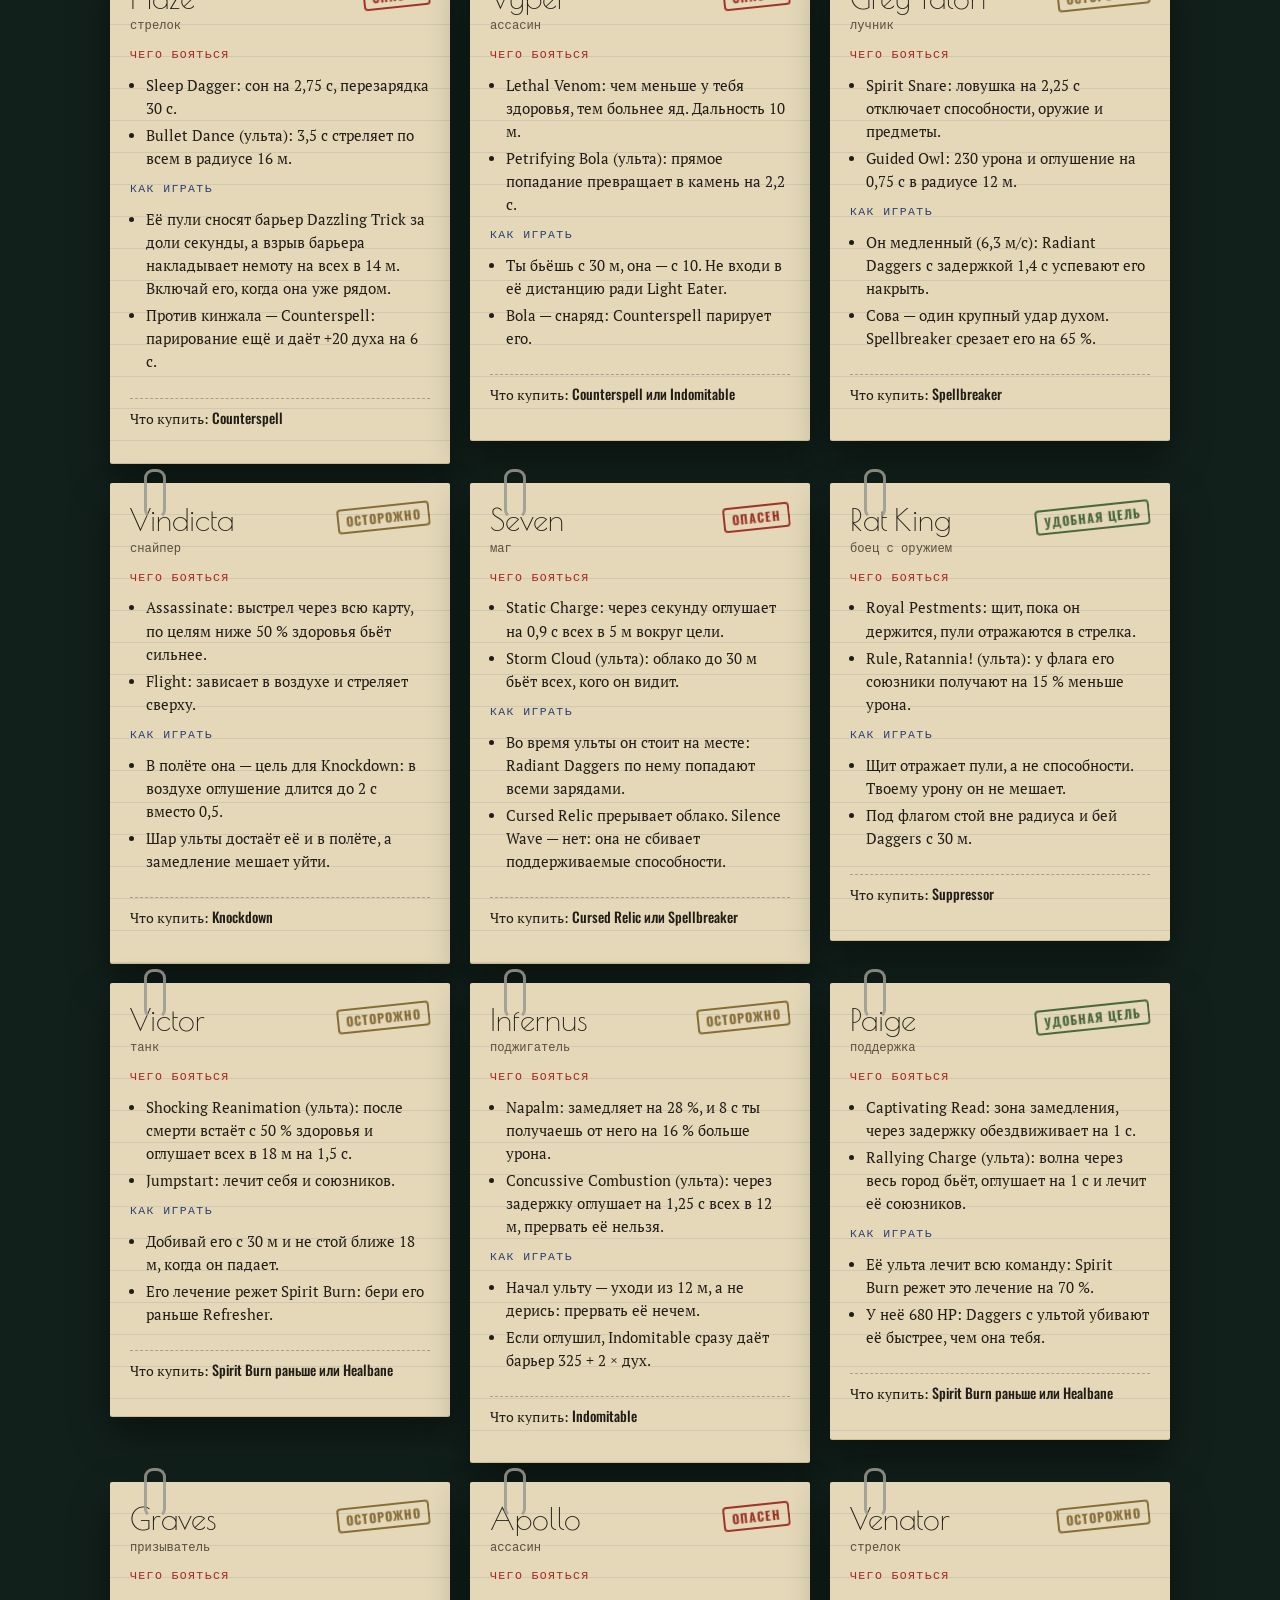
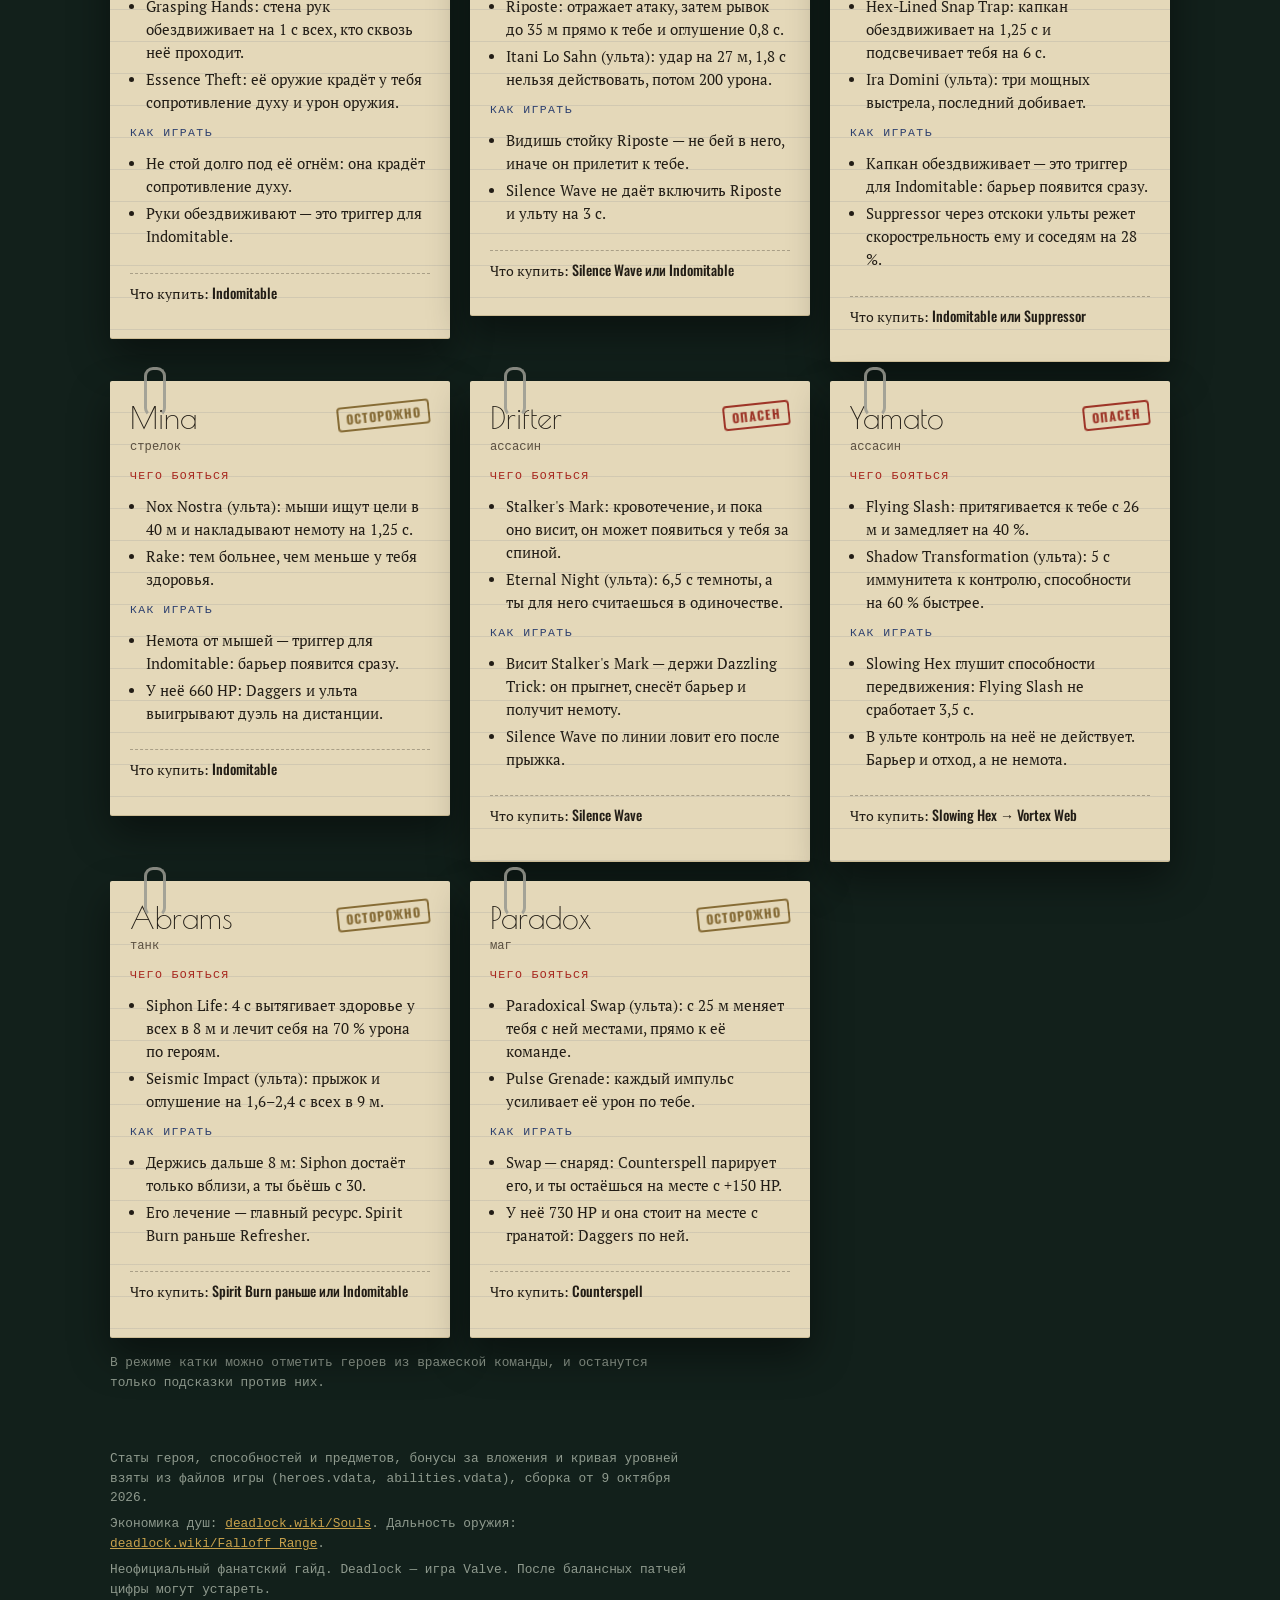
<file: celeste/index.html>
<!doctype html>
<html lang="ru">
<head>
<meta charset="utf-8">
<meta name="viewport" content="width=device-width, initial-scale=1, viewport-fit=cover">
<title>Досье Celeste</title>
<link rel="preconnect" href="https://fonts.googleapis.com">
<link rel="preconnect" href="https://fonts.gstatic.com" crossorigin>
<link rel="stylesheet" href="https://fonts.googleapis.com/css2?family=Poiret+One&family=Oswald:wght@500;700&family=PT+Serif:ital,wght@0,400;0,700;1,400&family=PT+Mono&display=swap">
<style>html{color-scheme:dark}body{margin:0}img{max-width:100%}[hidden]{display:none!important}:root{padding-top:env(safe-area-inset-top,0px);padding-bottom:env(safe-area-inset-bottom,0px)}</style>
<link rel="stylesheet" href="../assets/dossier.css">
</head>
<body class="hero-celeste">
<div class="wrap">
  <nav class="spine" aria-label="Навигация по досье">
    <div class="row">
      <button class="case" type="button" id="case-btn" aria-haspopup="true" aria-expanded="false" aria-controls="case-menu">Celeste <small>№ 0690</small> <span class="caret" aria-hidden="true">▾</span></button>
      <div class="case-menu" id="case-menu" hidden></div>
      <div class="nums"><a href="#primety" aria-current="false"><b>I</b><small>Приметы</small></a><a href="#pokazaniya" aria-current="false"><b>II</b><small>Способности</small></a><a href="#hronika" aria-current="false"><b>III</b><small>Покупки</small></a><a href="#metod" aria-current="false"><b>IV</b><small>Связки</small></a><a href="#tonkosti" aria-current="false"><b>V</b><small>Тонкости</small></a><a href="#uliki" aria-current="false"><b>VI</b><small>Улики</small></a><a href="#kartoteka" aria-current="false"><b>VII</b><small>Соперники</small></a></div>
    </div>
    <div class="now">Лист <b data-now>обложка</b></div>
  </nav>

  <header class="hero">
    <div class="folder" data-case="ДЕЛО № 0690">
      <div class="hero-grid">
        <div>
          <h1>Celeste</h1>
          <p class="charge">Обвиняется в том, что устраивает световое шоу посреди перестрелки.</p>
          <p>Досье для того, кто Celeste уже знает. Здесь нет советов вроде «фарм важен» и «жди команду». Здесь твой билд и твой порядок прокачки, разложенные по душам, пороги предметов, которые не пишут в описаниях, и главное: что покупать против каждого соперника, чтобы предмет закрывал сразу нескольких и давал что-то тебе или команде.</p>
          <p>Внизу экрана закреплён счётчик душ. Он идёт до 64 000: столько стоит весь билд.</p>
          <div class="stamps">
            <span class="stamp slam">Маг средней дистанции</span>
            <span class="stamp slam d2">Сложность 2 / 4</span>
            <span class="stamp slam d3">Ульта по толпе</span>
          </div>
        </div>
        <aside class="opis">
          <h3>Опись материалов дела</h3>
          <ol>
            <li><a href="#primety"><span>Приметы и характер</span><span></span><span>I</span></a></li>
            <li><a href="#pokazaniya"><span>Способности</span><span></span><span>II</span></a></li>
            <li><a href="#hronika"><span>Хроника покупок</span><span></span><span>III</span></a></li>
            <li><a href="#metod"><span>Связки</span><span></span><span>IV</span></a></li>
            <li><a href="#tonkosti"><span>Тонкости и пороги</span><span></span><span>V</span></a></li>
            <li><a href="#uliki"><span>Улики под соперника</span><span></span><span>VI</span></a></li>
            <li><a href="#kartoteka"><span>Картотека соперников</span><span></span><span>VII</span></a></li>
          </ol>
        </aside>
      </div>
    </div>
  </header>

  <section id="primety">
    <div class="section-head"><span class="exhibit">Лист I</span><h2>Приметы и характер</h2></div>
    <div class="sheet record">
      <div>
        <p class="quote">Теги героя в игре: Performer, Disruptive, Dazzling.</p>
        <table class="stat-table">
          <tbody>
            <tr><th>Здоровье</th><td>690 <small>+33 за усиление</small></td></tr>
            <tr><th>Регенерация</th><td>1 HP/с</td></tr>
            <tr><th>Скорость</th><td>6,2 м/с</td></tr>
            <tr><th>Оружие</th><td>18 урона за выстрел <small>+0,82 за усиление</small></td></tr>
            <tr><th>Темп</th><td>выстрел раз в 0,58 с <small>магазин 8</small></td></tr>
            <tr><th>Скорость пули</th><td>50 м/с <small>с High-Velocity Rounds 80</small></td></tr>
            <tr><th>Дальность</th><td>полный урон до 22 м <small>к 60 м — 10 %</small></td></tr>
            <tr><th>Духовная сила</th><td>0 <small>+1,1 за усиление</small></td></tr>
            <tr><th>Выносливость</th><td>4 рывка <small>у большинства 3</small></td></tr>
          </tbody>
        </table>
      </div>
      <div class="traits">
        <h3>Сильные стороны</h3>
        <ul>
          <li>Ульта на T3 делает до 14 отскоков. Каждый отскок — это стак Escalating Exposure, замедление от Mystic Slow, а с Lightning Scroll ещё и оглушение.</li>
          <li>Dazzling Trick наказывает тех, кто прыгает на тебя: сломанный барьер даёт немоту всем в 14 м.</li>
          <li>Light Eater превращает каждый выстрел по метке в урон духом и вампиризм.</li>
          <li>Четыре рывка с самого начала, с Stamina Mastery — шесть.</li>
        </ul>
        <div class="minus">
          <h3>Слабые места</h3>
          <ul>
            <li>Пуля летит 50 м/с, выстрел раз в 0,58 с: крипов добивать тяжело, и это не исправить предметами на урон.</li>
            <li>Промах ультой — ноль урона и 130–160 с ожидания.</li>
            <li>690 HP. Из семнадцати героев в картотеке меньше только у Mina (660) и Paige (680).</li>
            <li>Линия против двух героев с уроном тяжелее, чем против танка или поддержки.</li>
          </ul>
        </div>
        <p class="typed">Пометка следователя: билд и порядок прокачки в досье — твои. Я только разложил их по душам и посчитал цифры из файлов игры.</p>
      </div>
    </div>
  </section>

  <section id="pokazaniya">
    <div class="section-head"><span class="exhibit">Лист II</span><h2>Способности</h2></div>
    <p class="lede">Цифры на карточках зависят от счётчика душ: от духовной силы, улучшений и предметов. Урон указан до вычета сопротивлений цели.</p>
    <div class="abilities">
      <article class="sheet ab" id="ab-eater">
        <header><h3>Light Eater</h3><span class="key">1-я способность · с 1 100 душ</span></header>
        <p>Вспышка в конусе 70° перед тобой. Задетые враги получают метку: каждое твоё попадание по ним добавляет урон духом и лечит тебя.</p>
        <dl class="readout">
          <div><dt>Вспышка</dt><dd data-o="le-flare">—</dd></div>
          <div><dt>Урон за попадание</dt><dd data-o="le-hit">—</dd></div>
          <div><dt>Вампиризм</dt><dd data-o="le-ls">—</dd></div>
          <div><dt>Метка</dt><dd data-o="le-dur">—</dd></div>
          <div><dt>Дальность</dt><dd data-o="le-range">—</dd></div>
          <div><dt>Перезарядка</dt><dd data-o="le-cd">—</dd></div>
        </dl>
        <ul class="tiers">
          <li data-t="L1"><span class="t">T1 · 1</span><span>+15 % вампиризма: 33 % вместо 18.</span></li>
          <li data-t="L2"><span class="t">T2 · 2</span><span>Перезарядка −10 с, дальность +3 м.</span></li>
          <li data-t="L3"><span class="t">T3 · 5</span><span>+22 урона за попадание, коэффициент от духа 0,34 → 0,54.</span></li>
        </ul>
      </article>
      <article class="sheet ab" id="ab-trick">
        <header><h3>Dazzling Trick</h3><span class="key">2-я способность · с 2 000 душ</span></header>
        <p>Призма-барьер на 4 с. Если его сломают, он взрывается: немота всем врагам в радиусе и урон в половину барьера.</p>
        <dl class="readout">
          <div><dt>Барьер</dt><dd data-o="tr-bar">—</dd></div>
          <div><dt>Урон взрыва</dt><dd data-o="tr-boom">—</dd></div>
          <div><dt>Немота</dt><dd data-o="tr-sil">—</dd></div>
          <div><dt>Радиус</dt><dd data-o="tr-rad">—</dd></div>
          <div><dt>Перезарядка</dt><dd data-o="tr-cd">—</dd></div>
        </dl>
        <ul class="tiers">
          <li data-t="T1"><span class="t">T1 · 1</span><span>+3,5 м/с к скорости, пока действует барьер.</span></li>
          <li data-t="T2"><span class="t">T2 · 2</span><span>+70 к барьеру, коэффициент от духа 0,8 → 1,56.</span></li>
          <li data-t="T3"><span class="t">T3 · 5</span><span>Немота +1,25 с, перезарядка −20 с. Шар ульты отскакивает и от тебя.</span></li>
        </ul>
      </article>
      <article class="sheet ab" id="ab-daggers">
        <header><h3>Radiant Daggers</h3><span class="key">3-я способность · доступна сразу</span></header>
        <p>Луч с неба через 1,4 с взрывается в радиусе 8 м. Каждое попадание по герою даёт тебе стак усиления урона духом на 30 с, до 6 стаков.</p>
        <dl class="readout">
          <div><dt>Урон взрыва</dt><dd data-o="d-imp">—</dd></div>
          <div><dt>Заряды</dt><dd data-o="d-ch">—</dd></div>
          <div><dt>Усиление × стаков</dt><dd data-o="d-amp">—</dd></div>
          <div><dt>Срабатывает ли</dt><dd data-o="d-proc">—</dd></div>
          <div><dt>Радиус · дальность</dt><dd data-o="d-rad">—</dd></div>
          <div><dt>Перезарядка</dt><dd data-o="d-cd">—</dd></div>
        </dl>
        <ul class="tiers">
          <li data-t="D1"><span class="t">T1 · 1</span><span>+2 заряда: три луча подряд, между ними 2 с.</span></li>
          <li data-t="D2"><span class="t">T2 · 2</span><span>+70 урона, перезарядка −22 с: 11 с вместо 33.</span></li>
          <li data-t="D3"><span class="t">T3 · 5</span><span>+4 % усиления и +9 % скорострельности за каждый стак.</span></li>
        </ul>
      </article>
      <article class="sheet ab" id="ab-wonder">
        <header><h3>Shining Wonder</h3><span class="key">ульта · с 3 800 душ</span></header>
        <p>Шар бьёт цель, замедляет её на 1,5 с, укорачивает рывок и перескакивает к следующему врагу поблизости. Если цели нет, висит на месте и ждёт до 3,25 с.</p>
        <dl class="readout">
          <div><dt>Урон за попадание</dt><dd data-o="u-dmg">—</dd></div>
          <div><dt>Отскоков</dt><dd data-o="u-b">—</dd></div>
          <div><dt>Замедление</dt><dd data-o="u-slow">—</dd></div>
          <div><dt>Рывок цели</dt><dd data-o="u-dash">—</dd></div>
          <div><dt>Радиус отскока</dt><dd data-o="u-rad">—</dd></div>
          <div><dt>Перезарядка</dt><dd data-o="u-cd">—</dd></div>
        </dl>
        <ul class="tiers">
          <li data-t="W1"><span class="t">T1 · 1</span><span>Замедление +16 % (до 48 %), рывок короче ещё на 14 %.</span></li>
          <li data-t="W2"><span class="t">T2 · 2</span><span>+90 урона, коэффициент от духа 0,6 → 1,05.</span></li>
          <li data-t="W3"><span class="t">T3 · 5</span><span>+6 отскоков (до 14), перезарядка −30 с.</span></li>
        </ul>
      </article>
    </div>
    <div class="ap-order">
      Твой порядок: Daggers до T2 (между T1 и T2 открывается Light Eater), Light Eater T1, ульта до T3, Light Eater T2, Trick до T3, Light Eater T3, последним Daggers T3. Подсвечено то, на что хватает очков при текущем счётчике. К 32 700 душ прокачано всё, кроме Daggers T3: на него очки набираются только к 49 200.
      <ol id="ap-list"></ol>
    </div>
  </section>

  <section id="hronika">
    <div class="section-head"><span class="exhibit">Лист III</span><h2>Хроника покупок</h2></div>
    <p class="lede">Твой финальный билд: 11 предметов и 12-й по ситуации, по умолчанию Stamina Mastery. Целиком он стоит 64 000 душ, а матч обычно кончается на 35–45 тысячах, поэтому в первые 36 800 собраны предметы, которые сильнее всего поднимают урон ульты и Daggers. Для улучшаемых предметов указана только доплата.</p>
    <div class="sheet">
      <div class="ledger-top">
        <div class="slots-wrap">
          <h4>Слоты сейчас</h4>
          <div class="slots" id="slots"></div>
          <p class="slots-note">9 обычных слотов и 3 дополнительных. Дополнительные открываются по одному за каждого уничтоженного вражеского Walker.</p>
        </div>
        <div class="inv">
          <h4>Бонус за вложения в категорию</h4>
          <div class="meter-row"><div class="lbl"><span>Живучесть</span><b data-o="v-bonus">—</b></div><div class="meter vit" data-meter="vit"></div><div class="next" data-o="v-next"></div></div>
          <div class="meter-row"><div class="lbl"><span>Дух</span><b data-o="sp-bonus">—</b></div><div class="meter spi" data-meter="spi"></div><div class="next" data-o="sp-next"></div></div>
          <div class="meter-row"><div class="lbl"><span>Оружие</span><b data-o="w-bonus">—</b></div><div class="meter wpn" data-meter="wpn"></div><div class="next" data-o="w-next"></div></div>
        </div>
      </div>
      <div id="phases"></div>
      <p class="typed" style="margin-top:22px">Imbue-предметы просят выбрать способность: Mystic Expansion — Radiant Daggers, Compress Cooldown — Shining Wonder. После улучшения до Greater Expansion и Superior Cooldown бонус действует на все способности.</p>
      <p class="typed">High-Velocity Rounds (800, +60 % к скорости пули, +8 % урона оружия) в счётчик не входит. Если берёшь его на линии для добивания крипов, продай, когда понадобится слот.</p>
      <p class="typed">Счётчик считает базовую духовную силу. Условные +30 духа от Spiritual Overflow (после стрельбы) и Infuser (на 7 с активки) в цифры на карточках не входят.</p>
    </div>
  </section>

  <section id="metod">
    <div class="section-head"><span class="exhibit">Лист IV</span><h2>Связки</h2></div>
    <p class="lede">Дуэль, когда Dazzling Trick уже на T3: шар ульты отскакивает от тебя обратно в цель, и вся ульта уходит в одного.</p>
    <div class="board" role="list">
      <svg class="string" aria-hidden="true"><polyline fill="none" stroke="#a8281f" stroke-width="1.6" points=""/></svg>
      <div class="note" role="listitem"><span class="pin-dot"></span><span class="n">шаг 1</span><b>Radiant Daggers</b><p>Три заряда по цели: до трёх стаков усиления ещё до начала размена.</p></div>
      <div class="note" role="listitem"><span class="pin-dot"></span><span class="n">шаг 2</span><b>Dazzling Trick</b><p>Барьер на себя. Сломают — враг получает немоту на 3 с.</p></div>
      <div class="note" role="listitem"><span class="pin-dot"></span><span class="n">шаг 3</span><b>Shining Wonder</b><p>Ульта в цель: шар ходит между ним и тобой, каждый удар — стак Exposure.</p></div>
      <div class="note" role="listitem"><span class="pin-dot"></span><span class="n">шаг 4</span><b>Light Eater</b><p>Метка и стрельба: каждый выстрел добавляет урон духом и лечит.</p></div>
    </div>
    <p class="board-caption">Красной нитью связаны шаги одной связки против одиночной цели.</p>
    <div class="sheet teamfight">
      <h3 class="exhibit" style="color:var(--stamp);margin-top:0">Командная драка в поздней игре</h3>
      <ol>
        <li>Radiant Daggers по скоплению врагов: стаки усиления копятся с каждого задетого героя.</li>
        <li>Shining Wonder в гущу. С Lightning Scroll через 3 с после попадания все задетые оглушаются на 0,75 с.</li>
        <li>Infuser: 7 с вампиризма 70 %, пока шар и Torment Pulse бьют по толпе.</li>
        <li>Refresher. Он восстанавливает и заряды, поэтому снова три луча Daggers и вторая ульта.</li>
      </ol>
    </div>
  </section>

  <section id="tonkosti">
    <div class="section-head"><span class="exhibit">Лист V</span><h2>Тонкости и пороги</h2></div>
    <p class="lede">То, чего нет в описаниях предметов и способностей. Всё посчитано по файлам игры.</p>
    <div class="sheet">
      <ol class="protocol">
        <li><span class="art">порог 80</span><div><b>Mystic Burst и ранний Daggers T2.</b>Предмет срабатывает от удара в 80 урона и больше. Daggers до T2 бьют на 55 + 0,63 × дух, на линии это 60–70. С T2 — 125 + 0,63 × дух. Поэтому Daggers T2 так рано и стоит в порядке прокачки.</div></li>
        <li><span class="art">порог 165</span><div><b>Tankbuster.</b>Daggers на T2 проходят порог с 64 духа, ульта на T2 (230 + 1,05 × дух) — всегда. Вспышке Light Eater (40 + 0,47 × дух) нужно 266 духа. Бонус Tankbuster не учитывает сопротивление духу, поэтому против танков он полезнее любого чистого духа.</div></li>
        <li><span class="art">порог 500</span><div><b>Spirit Burn.</b>500 урона духом по одной цели за 5 с. Ульта с T2, Daggers и Torment Pulse набирают их за один заход, после чего у цели −70 % лечения на 8 с.</div></li>
        <li><span class="art">0,7 с</span><div><b>Стаки Escalating Exposure</b> вешаются не чаще раза в 0,7 с на цель. Отскоки ульты, лучи Daggers и Torment Pulse каждые 1,4 с держат их без перерыва.</div></li>
        <li><span class="art">0,5 с</span><div><b>Метка Light Eater</b> в файлах ограничена одним срабатыванием в 0,5 с, а ты стреляешь раз в 0,58 с. Значит, срабатывает каждый выстрел, и медленное оружие тут ничего не теряет.</div></li>
        <li><span class="art">50 %</span><div><b>Урон взрыва Dazzling Trick</b> — половина барьера, то есть он растёт от духа: на T2 это 85 + 0,78 × дух.</div></li>
        <li><span class="art">оружие</span><div><b>Spiritual Overflow — предмет категории «оружие».</b>6 400 душ вложений в оружие дают +54 % к урону оружия, и каждый выстрел по метке Light Eater становится сильнее.</div></li>
      </ol>
    </div>
  </section>

  <section id="uliki">
    <div class="section-head"><span class="exhibit">Лист VI</span><h2>Улики под соперника</h2></div>
    <p class="lede">12-й слот ситуативный. Здесь предметы, которые закрывают сразу нескольких героев и при этом дают что-то тебе или команде. Ставь их вместо Stamina Mastery, а если угроз две — ещё и вместо Torment Pulse. Что купили враги, видно по Tab.</p>
    <div class="sheet scroll">
      <table class="evid">
        <thead><tr><th>Против кого</th><th>Предмет</th><th>Цена</th><th>Что даёт тебе и команде</th></tr></thead>
        <tbody>
          <tr><td>Abrams, Infernus, Graves, Mina, Venator, Vyper, Apollo — весь контроль сразу</td><td>Indomitable</td><td>6 400</td><td>Барьер 325 + 2 × дух, когда тебя оглушили, обездвижили, усыпили или наложили немоту. Срабатывание сокращает перезарядки на 20 %. +10 % сопротивления пулям и духу.</td></tr>
          <tr><td>Haze, Venator, Vindicta, Rat King, Mina — все стрелки</td><td>Suppressor</td><td>1 600</td><td>+6 духа. Любой твой урон духом на 4,5 с режет скорострельность на 28 %, и ульта раздаёт это всей вражеской команде.</td></tr>
          <tr><td>Haze (Sleep Dagger), Vyper (Bola), Paradox (Swap), Grey Talon (сова)</td><td>Counterspell</td><td>3 200</td><td>Парирование способности: ни урона, ни эффекта. При успехе +150 HP, +20 духа и +1,75 м/с на 6 с. Постоянно +5 духа.</td></tr>
          <tr><td>Apollo, Drifter, Yamato, Paige</td><td>Silence Wave</td><td>3 200</td><td>Немота на 3 с по расширяющейся линии и 75 + 0,7 × дух урона, а этот урон проходит порог Mystic Burst. Не сбивает уже начатые поддерживаемые способности.</td></tr>
          <tr><td>Abrams, Victor, Paige</td><td>Spirit Burn раньше</td><td>6 400</td><td>Он уже в билде. Против лечения бери его перед Refresher: −70 % лечения цели на 8 с.</td></tr>
          <tr><td>Abrams, Victor, Paige на ранней стадии</td><td>Healbane</td><td>1 600</td><td>Дешёвый вариант до Spirit Burn: +7 духа, урон духом режет лечение на 35 %, за убийство под эффектом +275 HP. После Spirit Burn не нужен.</td></tr>
          <tr><td>Yamato, Apollo, Haze</td><td>Slowing Hex → Vortex Web</td><td>1 600 / 6 400</td><td>Hex на 3,5 с запрещает цели способности передвижения. Web ловит всех в 12 м: замедление 28 %, рывок −36 %. Ульта потом бьёт по скоплению.</td></tr>
          <tr><td>Grey Talon, Seven, Infernus, Paradox</td><td>Spellbreaker</td><td>6 400</td><td>Следующий удар духом от 175 урона снижается на 65 %, раз в 9 с. +18 % сопротивления духу, +25 % к сопротивлению дебаффам, +90 HP.</td></tr>
          <tr><td>Seven (облако), Haze (ульта)</td><td>Cursed Relic</td><td>6 400</td><td>Прерывание, немота, разоружение и запрет предметов на 3,25 с. Снимает обычные баффы. Твой урон на это время −25 %.</td></tr>
          <tr><td>Vindicta в полёте</td><td>Knockdown</td><td>3 200</td><td>Оглушение через 2 с, по цели в воздухе — до 2 с. +75 HP.</td></tr>
        </tbody>
      </table>
    </div>
    <p class="lede" style="margin-top:18px">Шире всего закрывают Indomitable (весь контроль) и Suppressor (все стрелки, а ещё он дешёвый и даёт дух). Если не знаешь, что брать, начинай с них.</p>
  </section>

  <section id="kartoteka">
    <div class="section-head"><span class="exhibit">Лист VII</span><h2>Картотека соперников</h2></div>
    <p class="lede">Семнадцать героев: те, что чаще всего встречаются в матчах, плюс Abrams и Paradox. Цифры способностей взяты из файлов игры. Оценка опасности — моя, для Celeste.</p>
    <div class="rivals" id="rivals"></div>
    <p class="rivals-note">В режиме катки можно отметить героев из вражеской команды, и останутся только подсказки против них.</p>
  </section>

  <footer>
    <span>Статы героя, способностей и предметов, бонусы за вложения и кривая уровней взяты из файлов игры (heroes.vdata, abilities.vdata), сборка от 9 октября 2026.</span>
    <span>Экономика душ: <a href="https://deadlock.wiki/Souls" rel="noopener">deadlock.wiki/Souls</a>. Дальность оружия: <a href="https://deadlock.wiki/Falloff_Range" rel="noopener">deadlock.wiki/Falloff_Range</a>.</span>
    <span>Неофициальный фанатский гайд. Deadlock — игра Valve. После балансных патчей цифры могут устареть.</span>
  </footer>
</div>

<div class="counter" role="region" aria-label="Счётчик душ">
  <div class="counter-in">
    <div><label for="souls">Душ всего</label><output id="souls-out" for="souls">22 400</output><span class="souls-note">с учётом 600 стартовых</span></div>
    <input type="range" id="souls" min="600" max="64000" step="100" value="22400" aria-describedby="souls-out">
    <div class="chips"><span class="chip" data-o="lvl">ур. —</span><span class="chip" data-o="ap">AP —</span><span class="chip" data-o="sp">дух —</span><span class="chip" data-o="hp">HP —</span></div>
    <div class="presets" id="presets">
      <button type="button" data-v="3200">Линия</button>
      <button type="button" data-v="10400">Ранние драки</button>
      <button type="button" data-v="22400">Середина</button>
      <button type="button" data-v="36800">Поздняя игра</button>
      <button type="button" data-v="64000">Весь билд</button>
      <button type="button" class="k-open" id="k-open">Режим катки</button>
    </div>
  </div>
</div>

<div class="katka" id="katka" role="dialog" aria-modal="true" aria-labelledby="k-title" hidden>
  <div class="katka-in">
    <div class="k-head">
      <div><span class="exhibit">Рапорт на выезд</span><h2 id="k-title">Режим катки</h2></div>
      <button type="button" class="k-close" id="k-close">Закрыть · Esc</button>
    </div>
    <div class="k-grid">
      <section class="k-wide soulline" aria-label="Душевная линия">
        <div class="sl-head"><span>ДУШЕВНАЯ ЛИНИЯ · CELESTE · ДЕЛО № 0690</span><span data-k="head"></span></div>
        <div class="sl-win">
          <div class="sl-scroll" data-sl-scroll tabindex="0" aria-label="Лента билда: веди пальцем или стрелками, чтобы выставить души"><div class="sl-paper" data-sl-paper><svg data-sl-svg aria-hidden="true"></svg></div></div>
          <div class="sl-pen" aria-hidden="true"><i data-sl-pen-t></i></div>
        </div>
        <div class="sl-legend"><span>▲ покупка</span><span>◆ новая способность</span><span>∧ улучшение</span><span>│ перо: твои души</span><span>Веди ленту пальцем под перо. Всё левее пера куплено</span></div>
      </section>
      <section class="k-wide k-ctrl" aria-live="polite">
        <div class="kc-main">
          <span class="kc-t">Сейчас покупай</span>
          <span class="kc-item" data-k="buy"></span>
          <span class="kc-desc" data-k="buy-desc"></span>
          <span class="kc-sub" data-k="buy-sub"></span>
        </div>
        <div class="kc-right">
          <button type="button" class="kc-buy" id="k-buy">Купил</button>
          <button type="button" class="kc-undo" id="k-undo" aria-label="К прошлой покупке" title="К прошлой покупке">↶</button>
        </div>
        <div class="kc-ap">
          <span class="kc-t">Способности дальше</span>
          <span><b data-k="ap"></b> <span class="kc-when" data-k="ap-when"></span></span>
          <span class="kc-desc" data-k="ap-desc"></span>
        </div>
      </section>
      <section class="sheet k-card k-wide">
        <h3>Дуэль</h3>
        <ol class="k-combo"><li>Radiant Daggers ×3</li><li>Dazzling Trick</li><li>Shining Wonder</li><li>Light Eater и стрельба</li></ol>
        <p class="k-small">Командная драка: Daggers в толпу → ульта → Infuser → Refresher → Daggers → ульта.</p>
      </section>
      <section class="sheet k-card k-wide">
        <h3>Против кого играем</h3>
        <div class="k-chips" id="k-chips"></div>
        <div class="k-tips" id="k-tips"></div>
      </section>
      <section class="sheet k-card k-wide">
        <h3>Три правила</h3>
        <ol class="k-rules">
          <li>Барьер — когда враг уже рядом: немоту даёт только сломанный барьер.</li>
          <li>Против Abrams, Victor и Paige Spirit Burn раньше Refresher.</li>
          <li>Против контроля и стрелков 12-й слот — Indomitable или Suppressor.</li>
        </ol>
      </section>
    </div>
  </div>
</div>

<script src="hero.js"></script>
<script src="../assets/heroes.js"></script>
<script src="../assets/dossier.js"></script>
</body>
</html>
</file>
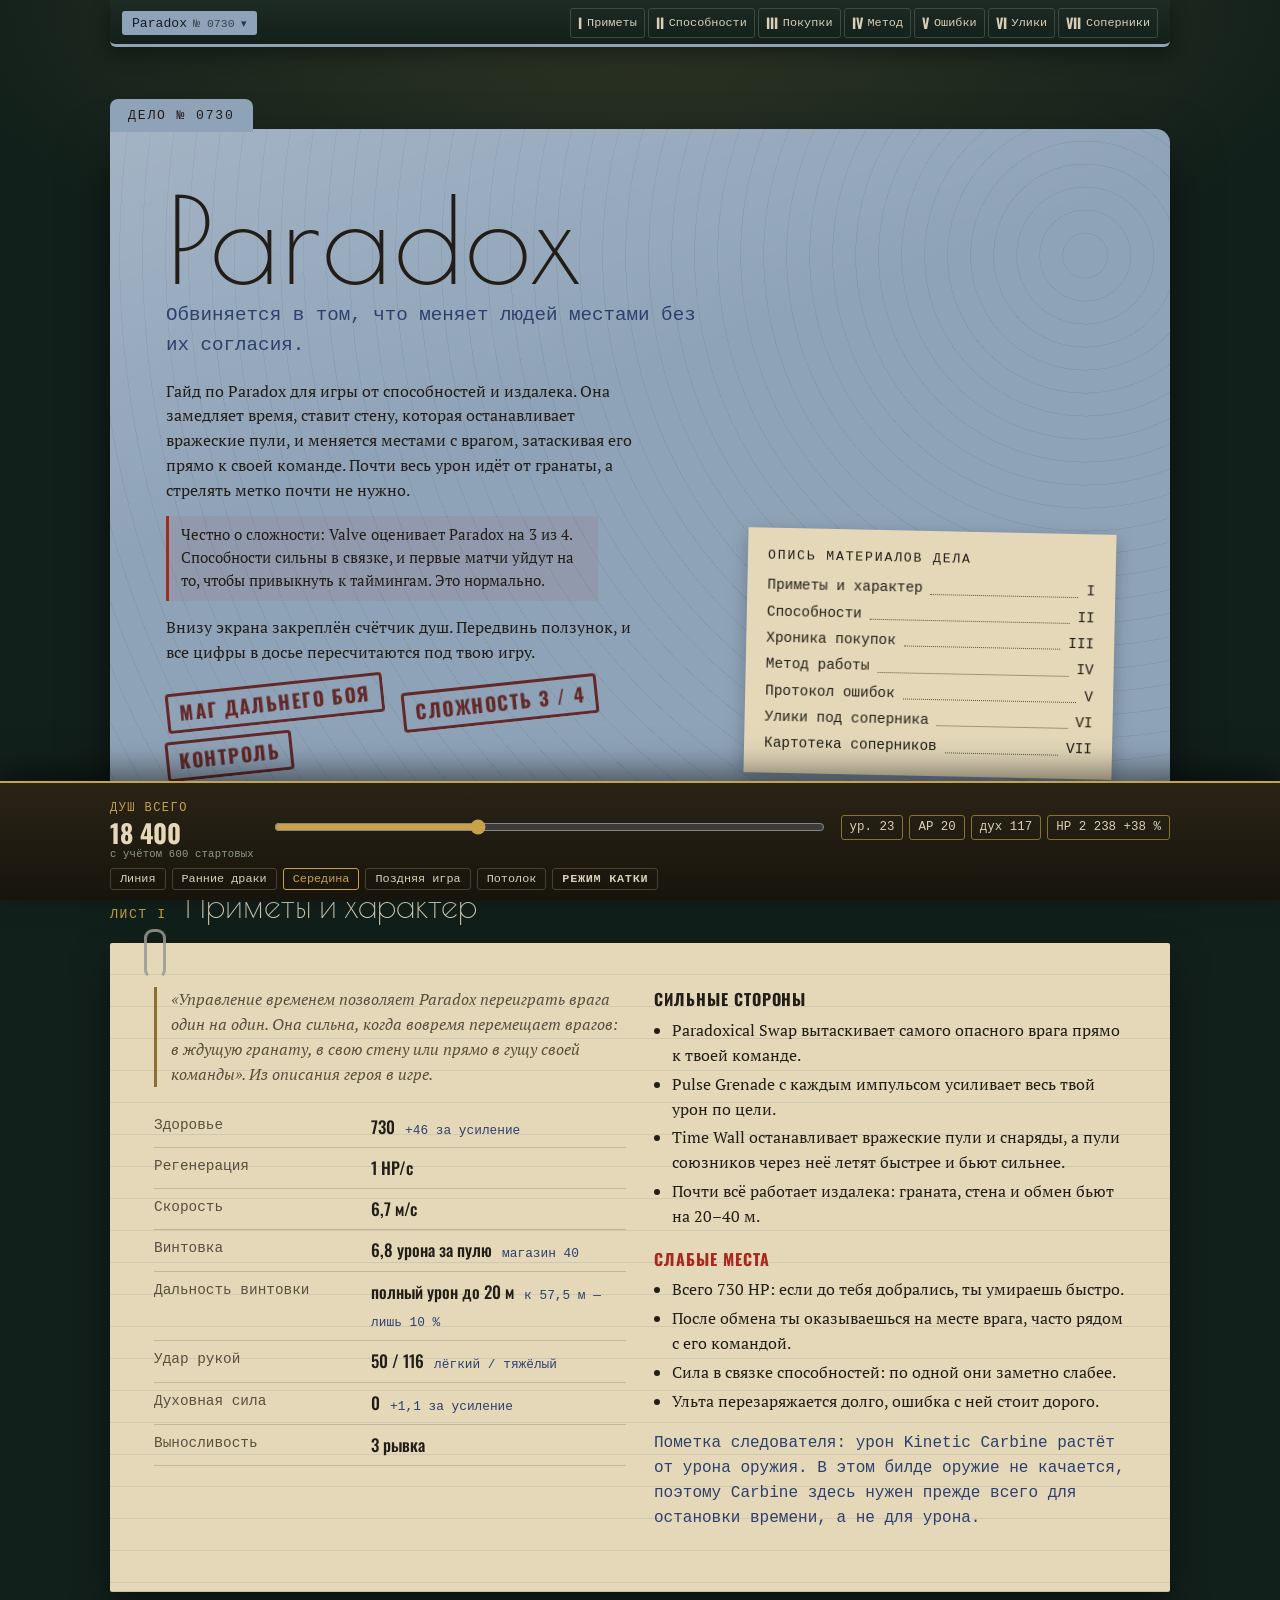
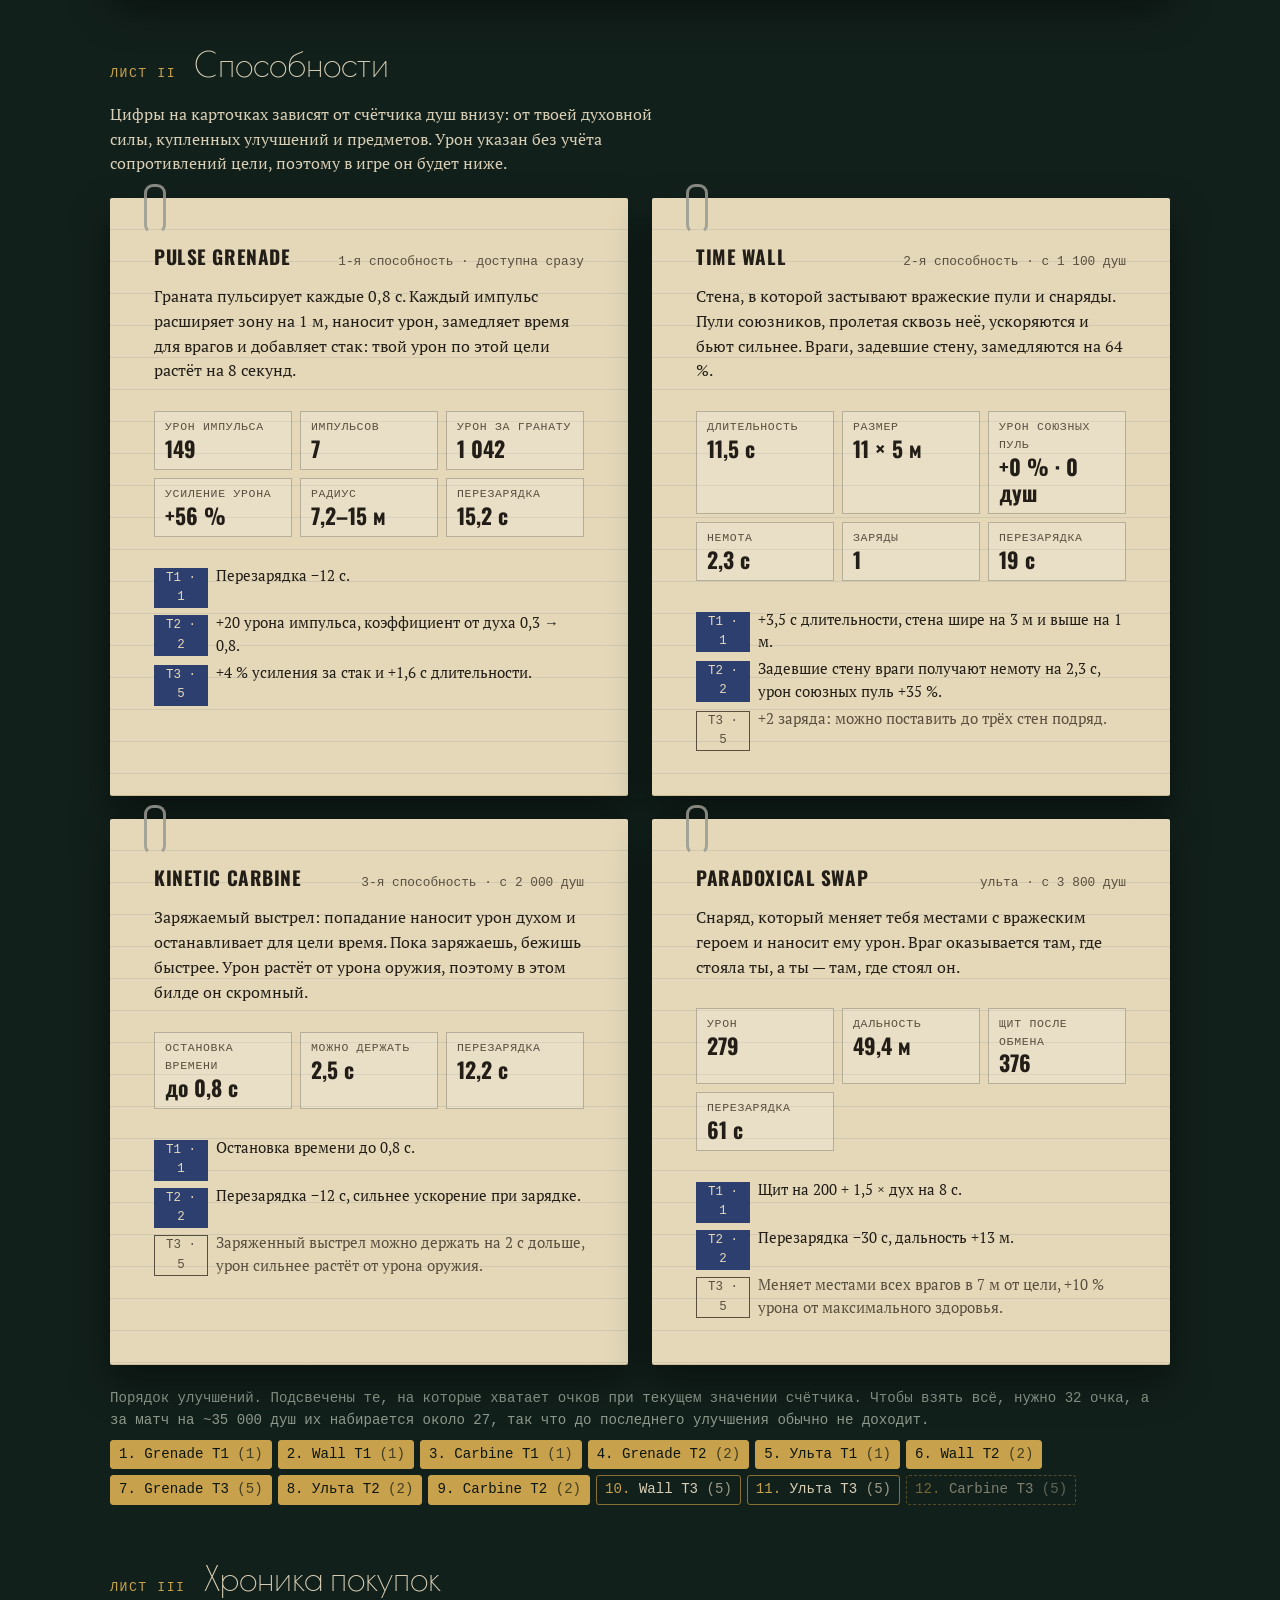
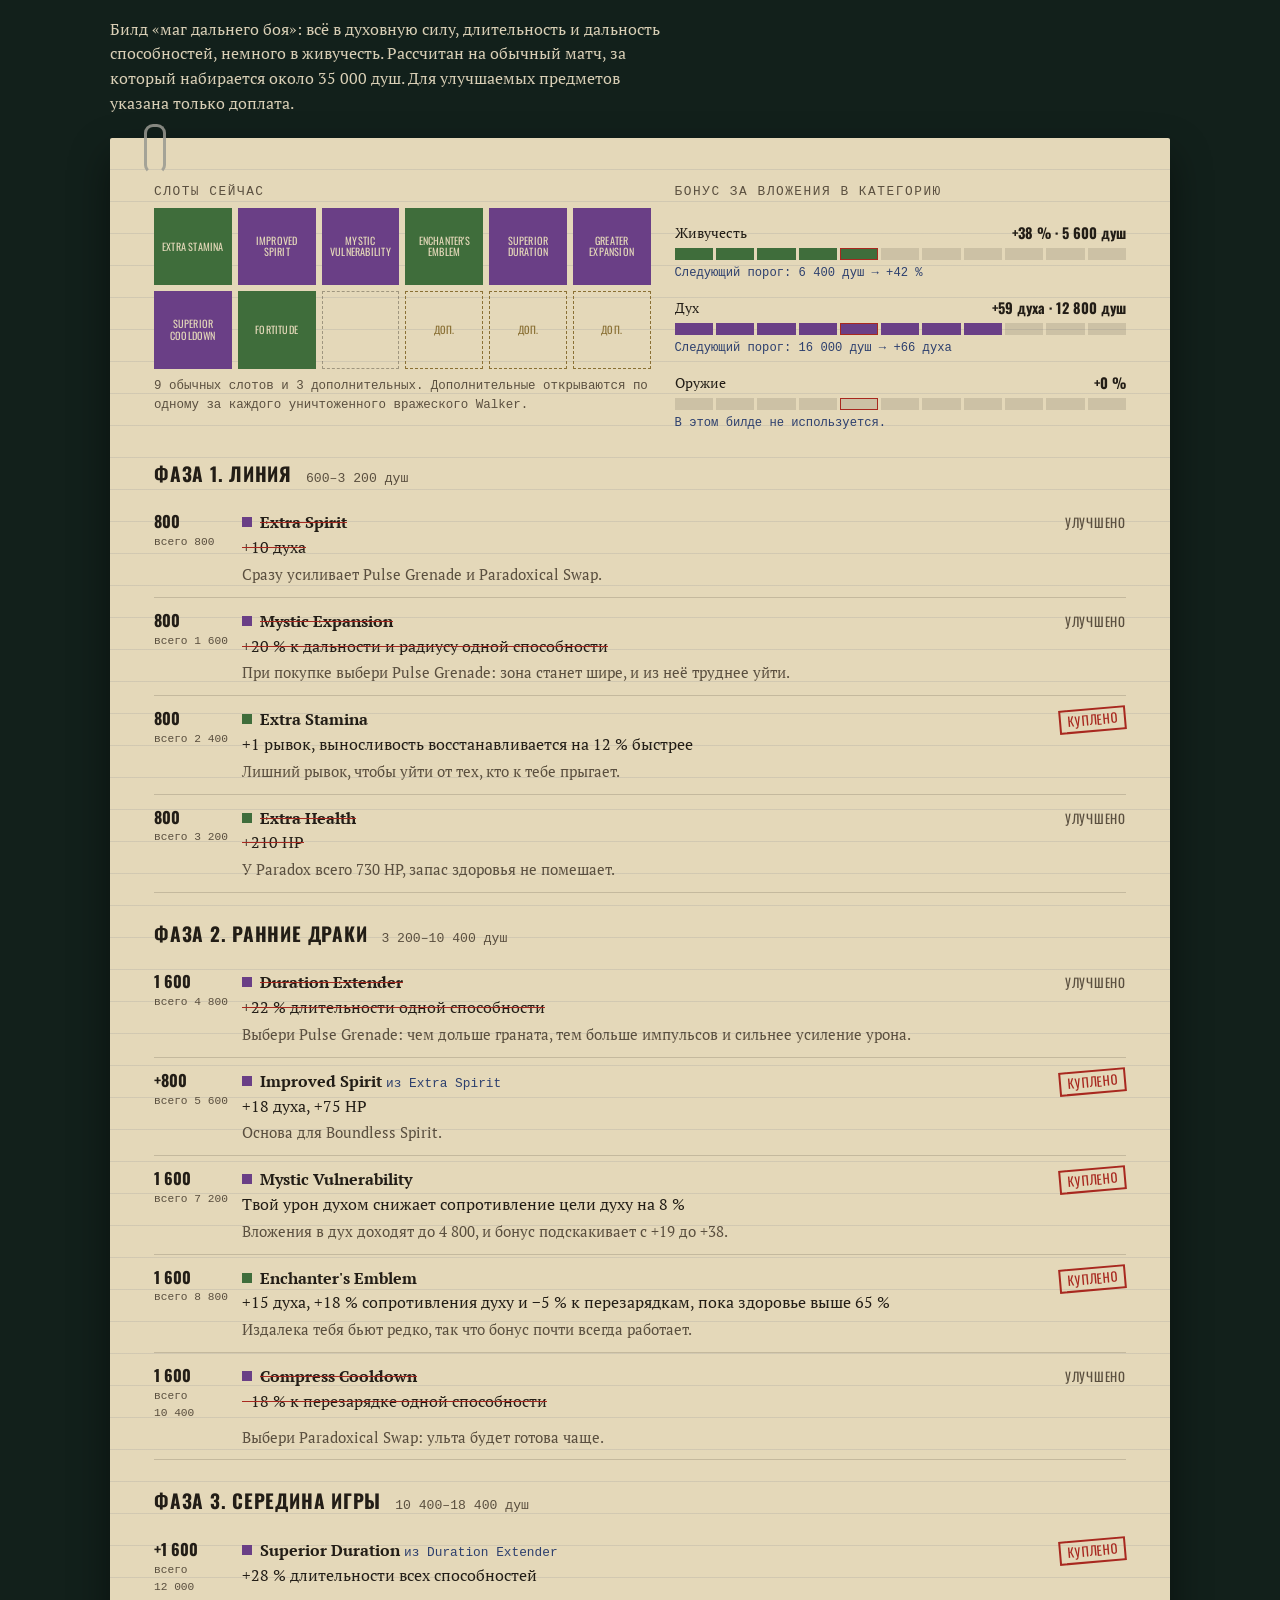
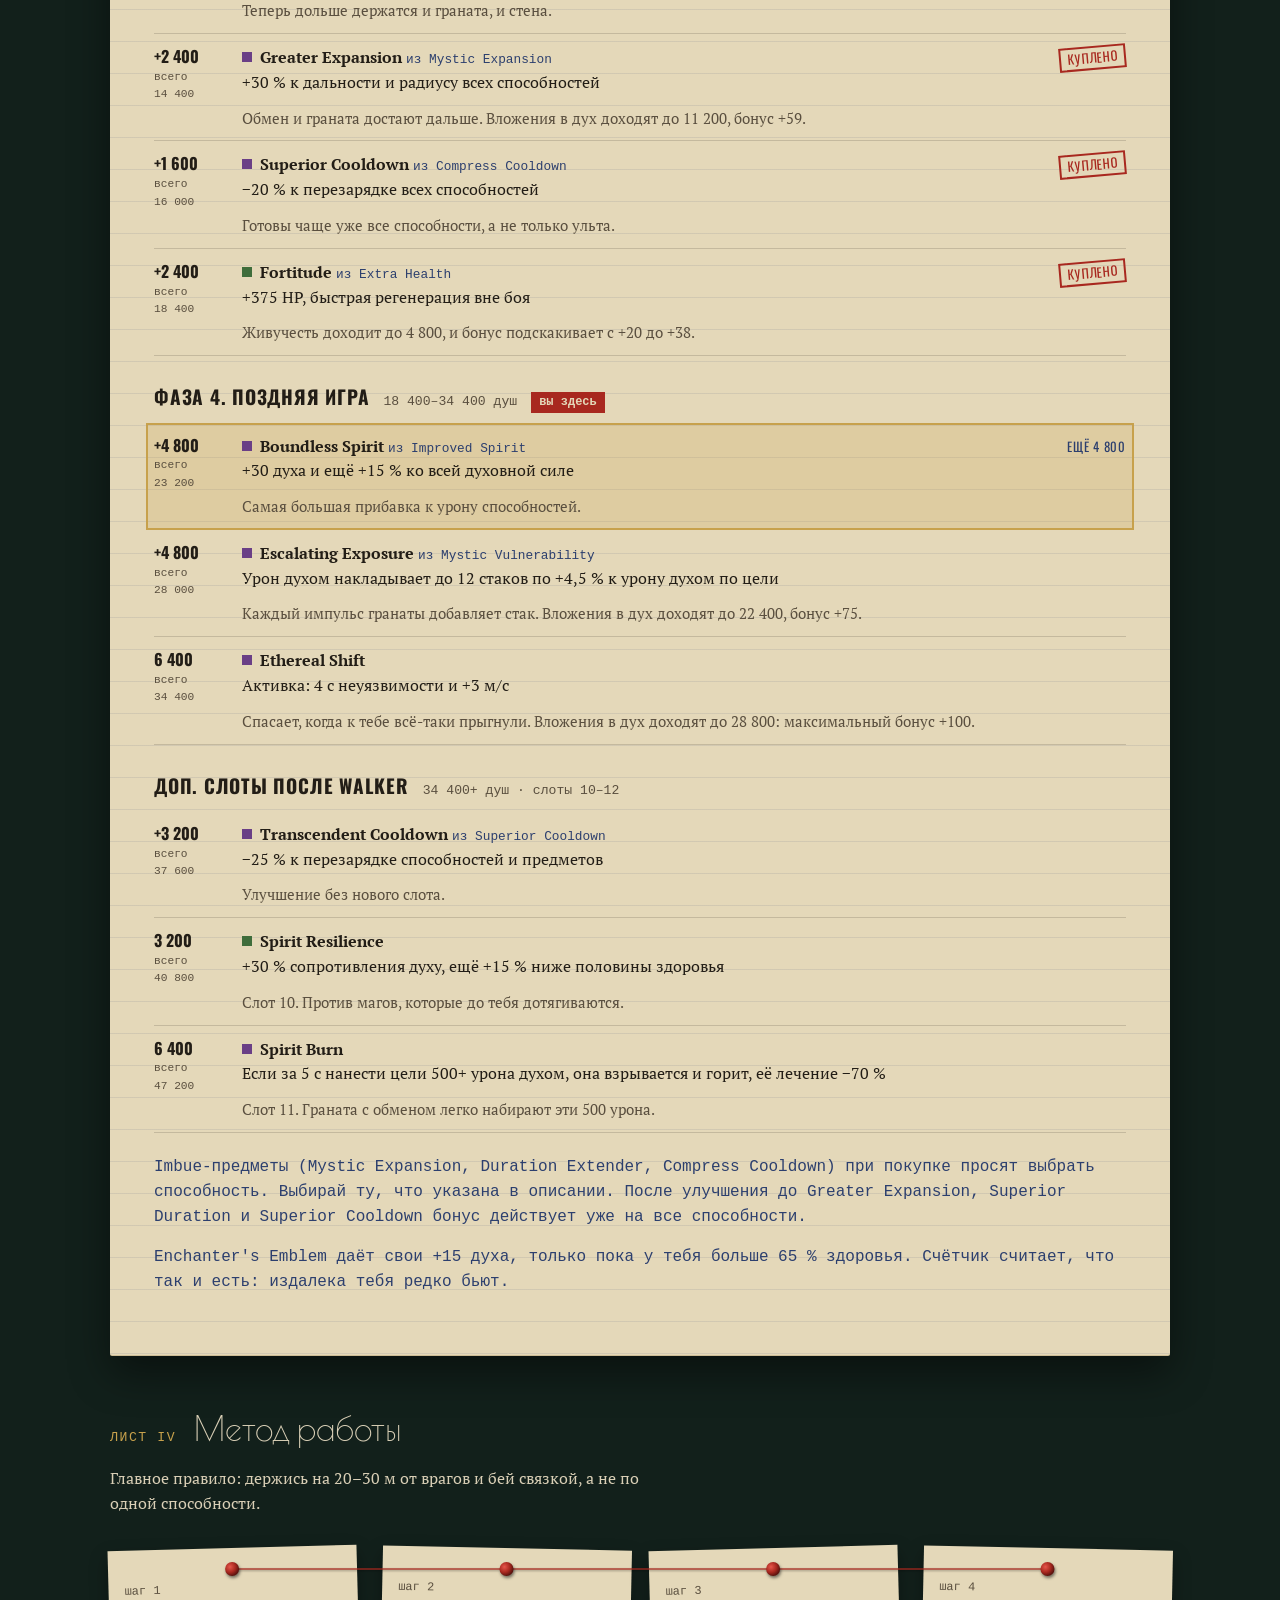
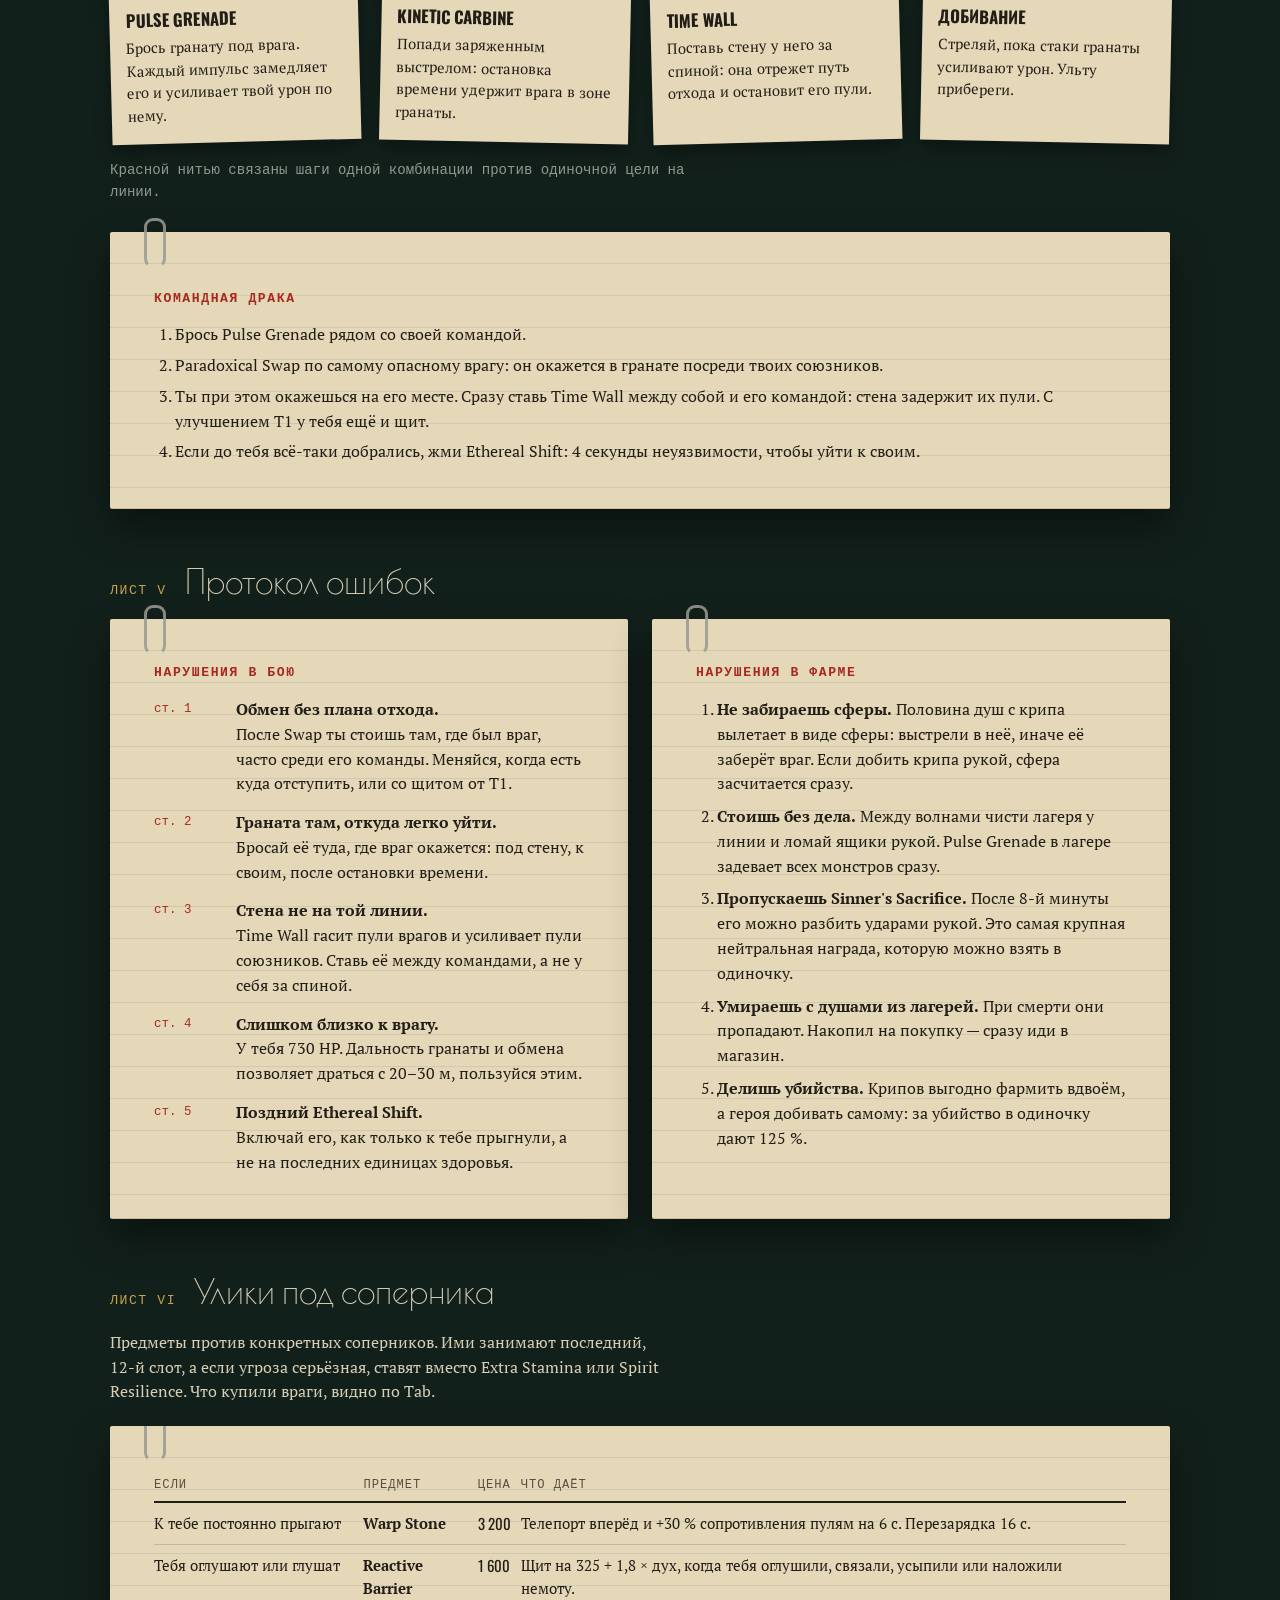
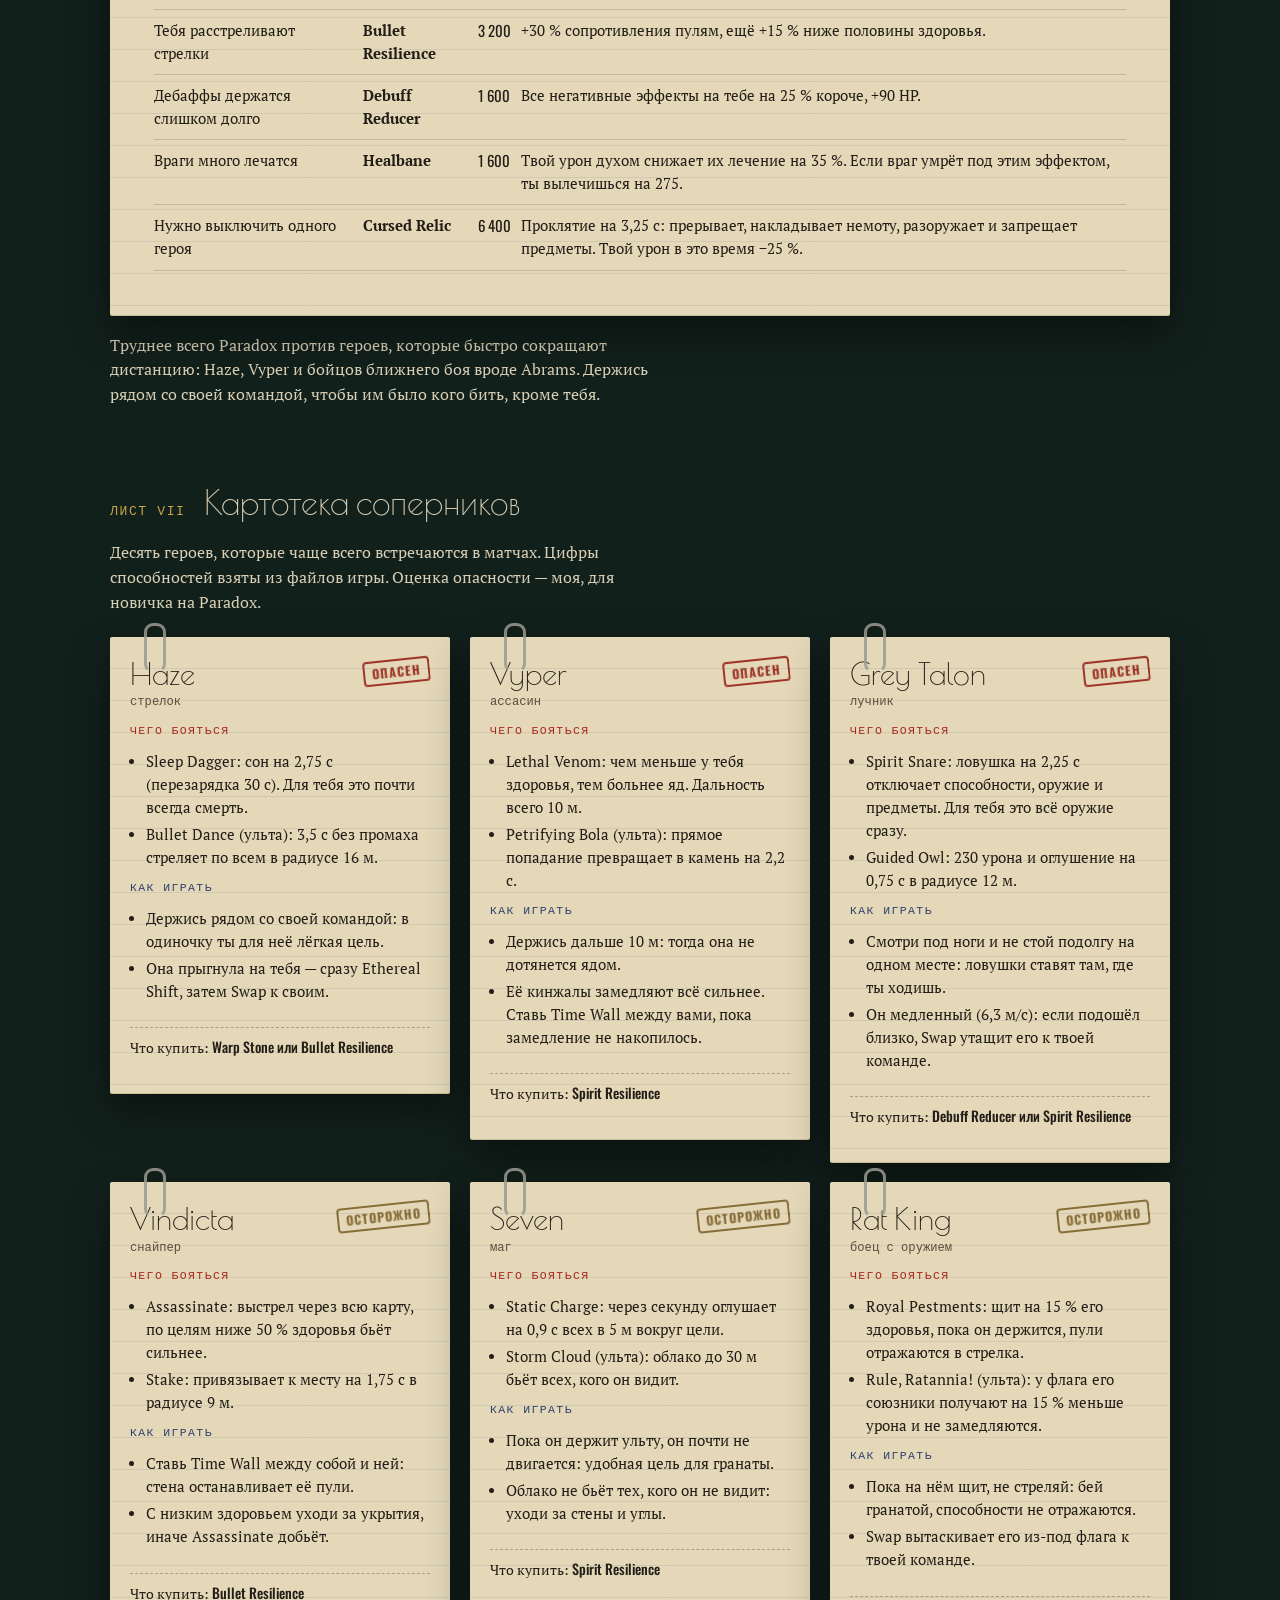
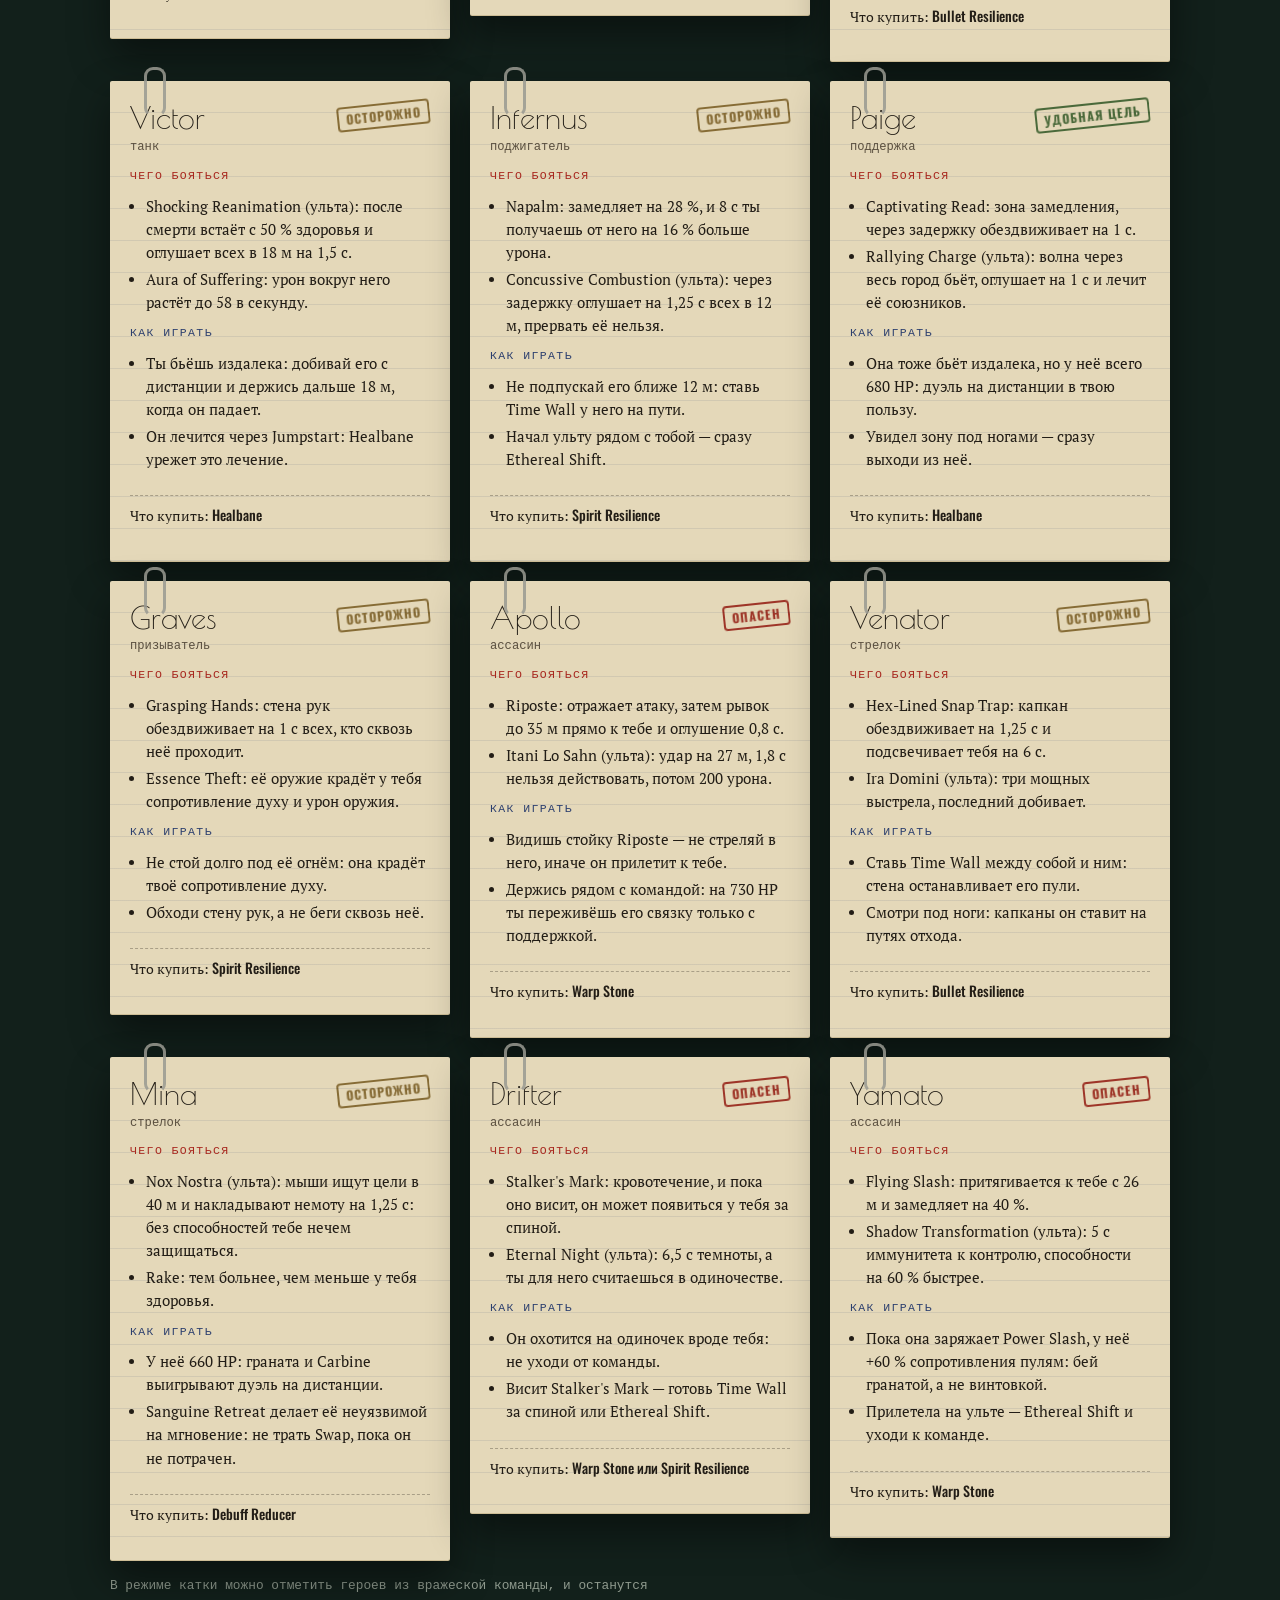
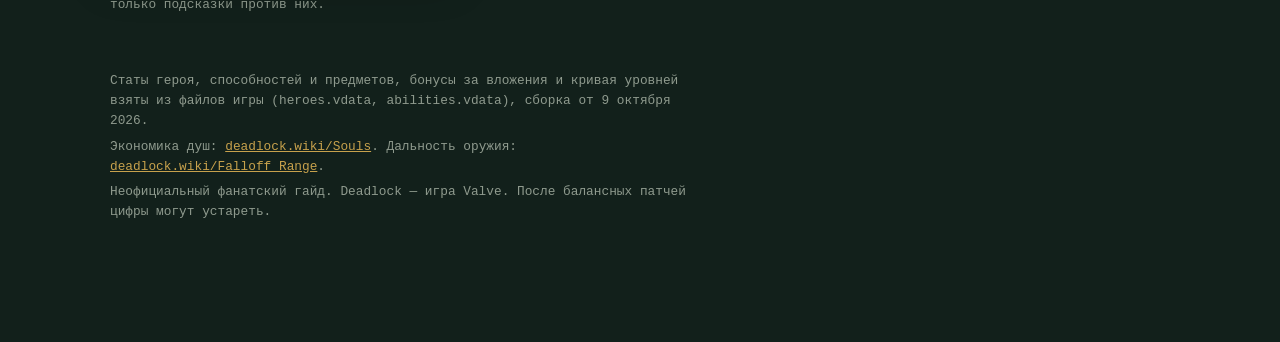
<file: paradox/index.html>
<!doctype html>
<html lang="ru">
<head>
<meta charset="utf-8">
<meta name="viewport" content="width=device-width, initial-scale=1, viewport-fit=cover">
<title>Досье Paradox</title>
<link rel="preconnect" href="https://fonts.googleapis.com">
<link rel="preconnect" href="https://fonts.gstatic.com" crossorigin>
<link rel="stylesheet" href="https://fonts.googleapis.com/css2?family=Poiret+One&family=Oswald:wght@500;700&family=PT+Serif:ital,wght@0,400;0,700;1,400&family=PT+Mono&display=swap">
<style>html{color-scheme:dark}body{margin:0}img{max-width:100%}[hidden]{display:none!important}:root{padding-top:env(safe-area-inset-top,0px);padding-bottom:env(safe-area-inset-bottom,0px)}</style>
<link rel="stylesheet" href="../assets/dossier.css">
</head>
<body class="hero-paradox">
<div class="wrap">
  <nav class="spine" aria-label="Навигация по досье">
    <div class="row">
      <button class="case" type="button" id="case-btn" aria-haspopup="true" aria-expanded="false" aria-controls="case-menu">Paradox <small>№ 0730</small> <span class="caret" aria-hidden="true">▾</span></button>
      <div class="case-menu" id="case-menu" hidden></div>
      <div class="nums"><a href="#primety" aria-current="false"><b>I</b><small>Приметы</small></a><a href="#pokazaniya" aria-current="false"><b>II</b><small>Способности</small></a><a href="#hronika" aria-current="false"><b>III</b><small>Покупки</small></a><a href="#metod" aria-current="false"><b>IV</b><small>Метод</small></a><a href="#protokol" aria-current="false"><b>V</b><small>Ошибки</small></a><a href="#uliki" aria-current="false"><b>VI</b><small>Улики</small></a><a href="#kartoteka" aria-current="false"><b>VII</b><small>Соперники</small></a></div>
    </div>
    <div class="now">Лист <b data-now>обложка</b></div>
  </nav>

  <header class="hero">
    <div class="folder" data-case="ДЕЛО № 0730">
      <div class="hero-grid">
        <div>
          <h1>Paradox</h1>
          <p class="charge">Обвиняется в том, что меняет людей местами без их согласия.</p>
          <p>Гайд по Paradox для игры от способностей и издалека. Она замедляет время, ставит стену, которая останавливает вражеские пули, и меняется местами с врагом, затаскивая его прямо к своей команде. Почти весь урон идёт от гранаты, а стрелять метко почти не нужно.</p>
          <p class="warn-note">Честно о сложности: Valve оценивает Paradox на 3 из 4. Способности сильны в связке, и первые матчи уйдут на то, чтобы привыкнуть к таймингам. Это нормально.</p>
          <p>Внизу экрана закреплён счётчик душ. Передвинь ползунок, и все цифры в досье пересчитаются под твою игру.</p>
          <div class="stamps">
            <span class="stamp slam">Маг дальнего боя</span>
            <span class="stamp slam d2">Сложность 3 / 4</span>
            <span class="stamp slam d3">Контроль</span>
          </div>
        </div>
        <aside class="opis">
          <h3>Опись материалов дела</h3>
          <ol>
            <li><a href="#primety"><span>Приметы и характер</span><span></span><span>I</span></a></li>
            <li><a href="#pokazaniya"><span>Способности</span><span></span><span>II</span></a></li>
            <li><a href="#hronika"><span>Хроника покупок</span><span></span><span>III</span></a></li>
            <li><a href="#metod"><span>Метод работы</span><span></span><span>IV</span></a></li>
            <li><a href="#protokol"><span>Протокол ошибок</span><span></span><span>V</span></a></li>
            <li><a href="#uliki"><span>Улики под соперника</span><span></span><span>VI</span></a></li>
            <li><a href="#kartoteka"><span>Картотека соперников</span><span></span><span>VII</span></a></li>
          </ol>
        </aside>
      </div>
    </div>
  </header>

  <section id="primety">
    <div class="section-head"><span class="exhibit">Лист I</span><h2>Приметы и характер</h2></div>
    <div class="sheet record">
      <div>
        <p class="quote">«Управление временем позволяет Paradox переиграть врага один на один. Она сильна, когда вовремя перемещает врагов: в ждущую гранату, в свою стену или прямо в гущу своей команды». Из описания героя в игре.</p>
        <table class="stat-table">
          <tbody>
            <tr><th>Здоровье</th><td>730 <small>+46 за усиление</small></td></tr>
            <tr><th>Регенерация</th><td>1 HP/с</td></tr>
            <tr><th>Скорость</th><td>6,7 м/с</td></tr>
            <tr><th>Винтовка</th><td>6,8 урона за пулю <small>магазин 40</small></td></tr>
            <tr><th>Дальность винтовки</th><td>полный урон до 20 м <small>к 57,5 м — лишь 10 %</small></td></tr>
            <tr><th>Удар рукой</th><td>50 / 116 <small>лёгкий / тяжёлый</small></td></tr>
            <tr><th>Духовная сила</th><td>0 <small>+1,1 за усиление</small></td></tr>
            <tr><th>Выносливость</th><td>3 рывка</td></tr>
          </tbody>
        </table>
      </div>
      <div class="traits">
        <h3>Сильные стороны</h3>
        <ul>
          <li>Paradoxical Swap вытаскивает самого опасного врага прямо к твоей команде.</li>
          <li>Pulse Grenade с каждым импульсом усиливает весь твой урон по цели.</li>
          <li>Time Wall останавливает вражеские пули и снаряды, а пули союзников через неё летят быстрее и бьют сильнее.</li>
          <li>Почти всё работает издалека: граната, стена и обмен бьют на 20–40 м.</li>
        </ul>
        <div class="minus">
          <h3>Слабые места</h3>
          <ul>
            <li>Всего 730 HP: если до тебя добрались, ты умираешь быстро.</li>
            <li>После обмена ты оказываешься на месте врага, часто рядом с его командой.</li>
            <li>Сила в связке способностей: по одной они заметно слабее.</li>
            <li>Ульта перезаряжается долго, ошибка с ней стоит дорого.</li>
          </ul>
        </div>
        <p class="typed">Пометка следователя: урон Kinetic Carbine растёт от урона оружия. В этом билде оружие не качается, поэтому Carbine здесь нужен прежде всего для остановки времени, а не для урона.</p>
      </div>
    </div>
  </section>

  <section id="pokazaniya">
    <div class="section-head"><span class="exhibit">Лист II</span><h2>Способности</h2></div>
    <p class="lede">Цифры на карточках зависят от счётчика душ внизу: от твоей духовной силы, купленных улучшений и предметов. Урон указан без учёта сопротивлений цели, поэтому в игре он будет ниже.</p>
    <div class="abilities">
      <article class="sheet ab" id="ab-grenade">
        <header><h3>Pulse Grenade</h3><span class="key">1-я способность · доступна сразу</span></header>
        <p>Граната пульсирует каждые 0,8 с. Каждый импульс расширяет зону на 1 м, наносит урон, замедляет время для врагов и добавляет стак: твой урон по этой цели растёт на 8 секунд.</p>
        <dl class="readout">
          <div><dt>Урон импульса</dt><dd data-o="g-pulse">—</dd></div>
          <div><dt>Импульсов</dt><dd data-o="g-n">—</dd></div>
          <div><dt>Урон за гранату</dt><dd data-o="g-total">—</dd></div>
          <div><dt>Усиление урона</dt><dd data-o="g-amp">—</dd></div>
          <div><dt>Радиус</dt><dd data-o="g-rad">—</dd></div>
          <div><dt>Перезарядка</dt><dd data-o="g-cd">—</dd></div>
        </dl>
        <ul class="tiers">
          <li data-t="G1"><span class="t">T1 · 1</span><span>Перезарядка −12 с.</span></li>
          <li data-t="G2"><span class="t">T2 · 2</span><span>+20 урона импульса, коэффициент от духа 0,3 → 0,8.</span></li>
          <li data-t="G3"><span class="t">T3 · 5</span><span>+4 % усиления за стак и +1,6 с длительности.</span></li>
        </ul>
      </article>
      <article class="sheet ab" id="ab-wall">
        <header><h3>Time Wall</h3><span class="key">2-я способность · с 1 100 душ</span></header>
        <p>Стена, в которой застывают вражеские пули и снаряды. Пули союзников, пролетая сквозь неё, ускоряются и бьют сильнее. Враги, задевшие стену, замедляются на 64 %.</p>
        <dl class="readout">
          <div><dt>Длительность</dt><dd data-o="w-dur">—</dd></div>
          <div><dt>Размер</dt><dd data-o="w-size">—</dd></div>
          <div><dt>Урон союзных пуль</dt><dd data-o="w-bonus">—</dd></div>
          <div><dt>Немота</dt><dd data-o="w-sil">—</dd></div>
          <div><dt>Заряды</dt><dd data-o="w-ch">—</dd></div>
          <div><dt>Перезарядка</dt><dd data-o="w-cd">—</dd></div>
        </dl>
        <ul class="tiers">
          <li data-t="W1"><span class="t">T1 · 1</span><span>+3,5 с длительности, стена шире на 3 м и выше на 1 м.</span></li>
          <li data-t="W2"><span class="t">T2 · 2</span><span>Задевшие стену враги получают немоту на 2,3 с, урон союзных пуль +35 %.</span></li>
          <li data-t="W3"><span class="t">T3 · 5</span><span>+2 заряда: можно поставить до трёх стен подряд.</span></li>
        </ul>
      </article>
      <article class="sheet ab" id="ab-carbine">
        <header><h3>Kinetic Carbine</h3><span class="key">3-я способность · с 2 000 душ</span></header>
        <p>Заряжаемый выстрел: попадание наносит урон духом и останавливает для цели время. Пока заряжаешь, бежишь быстрее. Урон растёт от урона оружия, поэтому в этом билде он скромный.</p>
        <dl class="readout">
          <div><dt>Остановка времени</dt><dd data-o="k-stop">—</dd></div>
          <div><dt>Можно держать</dt><dd data-o="k-hold">—</dd></div>
          <div><dt>Перезарядка</dt><dd data-o="k-cd">—</dd></div>
        </dl>
        <ul class="tiers">
          <li data-t="K1"><span class="t">T1 · 1</span><span>Остановка времени до 0,8 с.</span></li>
          <li data-t="K2"><span class="t">T2 · 2</span><span>Перезарядка −12 с, сильнее ускорение при зарядке.</span></li>
          <li data-t="K3"><span class="t">T3 · 5</span><span>Заряженный выстрел можно держать на 2 с дольше, урон сильнее растёт от урона оружия.</span></li>
        </ul>
      </article>
      <article class="sheet ab" id="ab-swap">
        <header><h3>Paradoxical Swap</h3><span class="key">ульта · с 3 800 душ</span></header>
        <p>Снаряд, который меняет тебя местами с вражеским героем и наносит ему урон. Враг оказывается там, где стояла ты, а ты — там, где стоял он.</p>
        <dl class="readout">
          <div><dt>Урон</dt><dd data-o="x-dmg">—</dd></div>
          <div><dt>Дальность</dt><dd data-o="x-range">—</dd></div>
          <div><dt>Щит после обмена</dt><dd data-o="x-bar">—</dd></div>
          <div><dt>Перезарядка</dt><dd data-o="x-cd">—</dd></div>
        </dl>
        <ul class="tiers">
          <li data-t="X1"><span class="t">T1 · 1</span><span>Щит на 200 + 1,5 × дух на 8 с.</span></li>
          <li data-t="X2"><span class="t">T2 · 2</span><span>Перезарядка −30 с, дальность +13 м.</span></li>
          <li data-t="X3"><span class="t">T3 · 5</span><span>Меняет местами всех врагов в 7 м от цели, +10 % урона от максимального здоровья.</span></li>
        </ul>
      </article>
    </div>
    <div class="ap-order">
      Порядок улучшений. Подсвечены те, на которые хватает очков при текущем значении счётчика. Чтобы взять всё, нужно 32 очка, а за матч на ~35 000 душ их набирается около 27, так что до последнего улучшения обычно не доходит.
      <ol id="ap-list"></ol>
    </div>
  </section>

  <section id="hronika">
    <div class="section-head"><span class="exhibit">Лист III</span><h2>Хроника покупок</h2></div>
    <p class="lede">Билд «маг дальнего боя»: всё в духовную силу, длительность и дальность способностей, немного в живучесть. Рассчитан на обычный матч, за который набирается около 35 000 душ. Для улучшаемых предметов указана только доплата.</p>
    <div class="sheet">
      <div class="ledger-top">
        <div class="slots-wrap">
          <h4>Слоты сейчас</h4>
          <div class="slots" id="slots"></div>
          <p class="slots-note">9 обычных слотов и 3 дополнительных. Дополнительные открываются по одному за каждого уничтоженного вражеского Walker.</p>
        </div>
        <div class="inv">
          <h4>Бонус за вложения в категорию</h4>
          <div class="meter-row"><div class="lbl"><span>Живучесть</span><b data-o="v-bonus">—</b></div><div class="meter vit" data-meter="vit"></div><div class="next" data-o="v-next"></div></div>
          <div class="meter-row"><div class="lbl"><span>Дух</span><b data-o="sp-bonus">—</b></div><div class="meter spi" data-meter="spi"></div><div class="next" data-o="sp-next"></div></div>
          <div class="meter-row"><div class="lbl"><span>Оружие</span><b>+0 %</b></div><div class="meter wpn" data-meter="wpn"></div><div class="next">В этом билде не используется.</div></div>
        </div>
      </div>
      <div id="phases"></div>
      <p class="typed" style="margin-top:22px">Imbue-предметы (Mystic Expansion, Duration Extender, Compress Cooldown) при покупке просят выбрать способность. Выбирай ту, что указана в описании. После улучшения до Greater Expansion, Superior Duration и Superior Cooldown бонус действует уже на все способности.</p>
      <p class="typed">Enchanter's Emblem даёт свои +15 духа, только пока у тебя больше 65 % здоровья. Счётчик считает, что так и есть: издалека тебя редко бьют.</p>
    </div>
  </section>

  <section id="metod">
    <div class="section-head"><span class="exhibit">Лист IV</span><h2>Метод работы</h2></div>
    <p class="lede">Главное правило: держись на 20–30 м от врагов и бей связкой, а не по одной способности.</p>
    <div class="board" role="list">
      <svg class="string" aria-hidden="true"><polyline fill="none" stroke="#a8281f" stroke-width="1.6" points=""/></svg>
      <div class="note" role="listitem"><span class="pin-dot"></span><span class="n">шаг 1</span><b>Pulse Grenade</b><p>Брось гранату под врага. Каждый импульс замедляет его и усиливает твой урон по нему.</p></div>
      <div class="note" role="listitem"><span class="pin-dot"></span><span class="n">шаг 2</span><b>Kinetic Carbine</b><p>Попади заряженным выстрелом: остановка времени удержит врага в зоне гранаты.</p></div>
      <div class="note" role="listitem"><span class="pin-dot"></span><span class="n">шаг 3</span><b>Time Wall</b><p>Поставь стену у него за спиной: она отрежет путь отхода и остановит его пули.</p></div>
      <div class="note" role="listitem"><span class="pin-dot"></span><span class="n">шаг 4</span><b>Добивание</b><p>Стреляй, пока стаки гранаты усиливают урон. Ульту прибереги.</p></div>
    </div>
    <p class="board-caption">Красной нитью связаны шаги одной комбинации против одиночной цели на линии.</p>
    <div class="sheet teamfight">
      <h3 class="exhibit" style="color:var(--stamp)">Командная драка</h3>
      <ol>
        <li>Брось Pulse Grenade рядом со своей командой.</li>
        <li>Paradoxical Swap по самому опасному врагу: он окажется в гранате посреди твоих союзников.</li>
        <li>Ты при этом окажешься на его месте. Сразу ставь Time Wall между собой и его командой: стена задержит их пули. С улучшением T1 у тебя ещё и щит.</li>
        <li>Если до тебя всё-таки добрались, жми Ethereal Shift: 4 секунды неуязвимости, чтобы уйти к своим.</li>
      </ol>
    </div>
  </section>

  <section id="protokol">
    <div class="section-head"><span class="exhibit">Лист V</span><h2>Протокол ошибок</h2></div>
    <div class="two">
      <div class="sheet">
        <h3 class="exhibit" style="color:var(--stamp);margin-top:0">Нарушения в бою</h3>
        <ol class="protocol">
          <li><span class="art">ст. 1</span><div><b>Обмен без плана отхода.</b>После Swap ты стоишь там, где был враг, часто среди его команды. Меняйся, когда есть куда отступить, или со щитом от T1.</div></li>
          <li><span class="art">ст. 2</span><div><b>Граната там, откуда легко уйти.</b>Бросай её туда, где враг окажется: под стену, к своим, после остановки времени.</div></li>
          <li><span class="art">ст. 3</span><div><b>Стена не на той линии.</b>Time Wall гасит пули врагов и усиливает пули союзников. Ставь её между командами, а не у себя за спиной.</div></li>
          <li><span class="art">ст. 4</span><div><b>Слишком близко к врагу.</b>У тебя 730 HP. Дальность гранаты и обмена позволяет драться с 20–30 м, пользуйся этим.</div></li>
          <li><span class="art">ст. 5</span><div><b>Поздний Ethereal Shift.</b>Включай его, как только к тебе прыгнули, а не на последних единицах здоровья.</div></li>
        </ol>
      </div>
      <div class="sheet">
        <h3 class="exhibit" style="color:var(--stamp);margin-top:0">Нарушения в фарме</h3>
        <ol class="farm">
          <li><b>Не забираешь сферы.</b> Половина душ с крипа вылетает в виде сферы: выстрели в неё, иначе её заберёт враг. Если добить крипа рукой, сфера засчитается сразу.</li>
          <li><b>Стоишь без дела.</b> Между волнами чисти лагеря у линии и ломай ящики рукой. Pulse Grenade в лагере задевает всех монстров сразу.</li>
          <li><b>Пропускаешь Sinner's Sacrifice.</b> После 8-й минуты его можно разбить ударами рукой. Это самая крупная нейтральная награда, которую можно взять в одиночку.</li>
          <li><b>Умираешь с душами из лагерей.</b> При смерти они пропадают. Накопил на покупку — сразу иди в магазин.</li>
          <li><b>Делишь убийства.</b> Крипов выгодно фармить вдвоём, а героя добивать самому: за убийство в одиночку дают 125 %.</li>
        </ol>
      </div>
    </div>
  </section>

  <section id="uliki">
    <div class="section-head"><span class="exhibit">Лист VI</span><h2>Улики под соперника</h2></div>
    <p class="lede">Предметы против конкретных соперников. Ими занимают последний, 12-й слот, а если угроза серьёзная, ставят вместо Extra Stamina или Spirit Resilience. Что купили враги, видно по Tab.</p>
    <div class="sheet scroll">
      <table class="evid">
        <thead><tr><th>Если</th><th>Предмет</th><th>Цена</th><th>Что даёт</th></tr></thead>
        <tbody>
          <tr><td>К тебе постоянно прыгают</td><td>Warp Stone</td><td>3 200</td><td>Телепорт вперёд и +30 % сопротивления пулям на 6 с. Перезарядка 16 с.</td></tr>
          <tr><td>Тебя оглушают или глушат</td><td>Reactive Barrier</td><td>1 600</td><td>Щит на 325 + 1,8 × дух, когда тебя оглушили, связали, усыпили или наложили немоту.</td></tr>
          <tr><td>Тебя расстреливают стрелки</td><td>Bullet Resilience</td><td>3 200</td><td>+30 % сопротивления пулям, ещё +15 % ниже половины здоровья.</td></tr>
          <tr><td>Дебаффы держатся слишком долго</td><td>Debuff Reducer</td><td>1 600</td><td>Все негативные эффекты на тебе на 25 % короче, +90 HP.</td></tr>
          <tr><td>Враги много лечатся</td><td>Healbane</td><td>1 600</td><td>Твой урон духом снижает их лечение на 35 %. Если враг умрёт под этим эффектом, ты вылечишься на 275.</td></tr>
          <tr><td>Нужно выключить одного героя</td><td>Cursed Relic</td><td>6 400</td><td>Проклятие на 3,25 с: прерывает, накладывает немоту, разоружает и запрещает предметы. Твой урон в это время −25 %.</td></tr>
        </tbody>
      </table>
    </div>
    <p class="lede" style="margin-top:18px">Труднее всего Paradox против героев, которые быстро сокращают дистанцию: Haze, Vyper и бойцов ближнего боя вроде Abrams. Держись рядом со своей командой, чтобы им было кого бить, кроме тебя.</p>
  </section>

  <section id="kartoteka">
    <div class="section-head"><span class="exhibit">Лист VII</span><h2>Картотека соперников</h2></div>
    <p class="lede">Десять героев, которые чаще всего встречаются в матчах. Цифры способностей взяты из файлов игры. Оценка опасности — моя, для новичка на Paradox.</p>
    <div class="rivals" id="rivals"></div>
    <p class="rivals-note">В режиме катки можно отметить героев из вражеской команды, и останутся только подсказки против них.</p>
  </section>

  <footer>
    <span>Статы героя, способностей и предметов, бонусы за вложения и кривая уровней взяты из файлов игры (heroes.vdata, abilities.vdata), сборка от 9 октября 2026.</span>
    <span>Экономика душ: <a href="https://deadlock.wiki/Souls" rel="noopener">deadlock.wiki/Souls</a>. Дальность оружия: <a href="https://deadlock.wiki/Falloff_Range" rel="noopener">deadlock.wiki/Falloff_Range</a>.</span>
    <span>Неофициальный фанатский гайд. Deadlock — игра Valve. После балансных патчей цифры могут устареть.</span>
  </footer>
</div>

<div class="counter" role="region" aria-label="Счётчик душ">
  <div class="counter-in">
    <div><label for="souls">Душ всего</label><output id="souls-out" for="souls">18 400</output><span class="souls-note">с учётом 600 стартовых</span></div>
    <input type="range" id="souls" min="600" max="49200" step="100" value="18400" aria-describedby="souls-out">
    <div class="chips"><span class="chip" data-o="lvl">ур. —</span><span class="chip" data-o="ap">AP —</span><span class="chip" data-o="sp">дух —</span><span class="chip" data-o="hp">HP —</span></div>
    <div class="presets" id="presets">
      <button type="button" data-v="3200">Линия</button>
      <button type="button" data-v="10400">Ранние драки</button>
      <button type="button" data-v="18400">Середина</button>
      <button type="button" data-v="34400">Поздняя игра</button>
      <button type="button" data-v="49200">Потолок</button>
      <button type="button" class="k-open" id="k-open">Режим катки</button>
    </div>
  </div>
</div>

<div class="katka" id="katka" role="dialog" aria-modal="true" aria-labelledby="k-title" hidden>
  <div class="katka-in">
    <div class="k-head">
      <div><span class="exhibit">Рапорт на выезд</span><h2 id="k-title">Режим катки</h2></div>
      <button type="button" class="k-close" id="k-close">Закрыть · Esc</button>
    </div>
    <div class="k-grid">
      <section class="k-wide soulline" aria-label="Душевная линия">
        <div class="sl-head"><span>ДУШЕВНАЯ ЛИНИЯ · PARADOX · ДЕЛО № 0730</span><span data-k="head"></span></div>
        <div class="sl-win">
          <div class="sl-scroll" data-sl-scroll tabindex="0" aria-label="Лента билда: веди пальцем или стрелками, чтобы выставить души"><div class="sl-paper" data-sl-paper><svg data-sl-svg aria-hidden="true"></svg></div></div>
          <div class="sl-pen" aria-hidden="true"><i data-sl-pen-t></i></div>
        </div>
        <div class="sl-legend"><span>▲ покупка</span><span>◆ новая способность</span><span>∧ улучшение</span><span>│ перо: твои души</span><span>Веди ленту пальцем под перо. Всё левее пера куплено</span></div>
      </section>
      <section class="k-wide k-ctrl" aria-live="polite">
        <div class="kc-main">
          <span class="kc-t">Сейчас покупай</span>
          <span class="kc-item" data-k="buy"></span>
          <span class="kc-desc" data-k="buy-desc"></span>
          <span class="kc-sub" data-k="buy-sub"></span>
        </div>
        <div class="kc-right">
          <button type="button" class="kc-buy" id="k-buy">Купил</button>
          <button type="button" class="kc-undo" id="k-undo" aria-label="К прошлой покупке" title="К прошлой покупке">↶</button>
        </div>
        <div class="kc-ap">
          <span class="kc-t">Способности дальше</span>
          <span><b data-k="ap"></b> <span class="kc-when" data-k="ap-when"></span></span>
          <span class="kc-desc" data-k="ap-desc"></span>
        </div>
      </section>
      <section class="sheet k-card k-wide">
        <h3>Комбо против одного</h3>
        <ol class="k-combo"><li>Pulse Grenade</li><li>Kinetic Carbine</li><li>Time Wall за спиной</li><li>Добивание</li></ol>
        <p class="k-small">Командная драка: граната у своих → Swap по опасному врагу → стена между тобой и его командой.</p>
      </section>
      <section class="sheet k-card k-wide">
        <h3>Против кого играем</h3>
        <div class="k-chips" id="k-chips"></div>
        <div class="k-tips" id="k-tips"></div>
      </section>
      <section class="sheet k-card k-wide">
        <h3>Три правила</h3>
        <ol class="k-rules">
          <li>Держись на 20–30 м от врагов: у тебя всего 730 HP.</li>
          <li>Swap — только когда есть куда отступить после обмена.</li>
          <li>Не копи души: накопил на покупку — иди в магазин.</li>
        </ol>
      </section>
    </div>
  </div>
</div>

<script src="hero.js"></script>
<script src="../assets/heroes.js"></script>
<script src="../assets/dossier.js"></script>
</body>
</html>
</file>
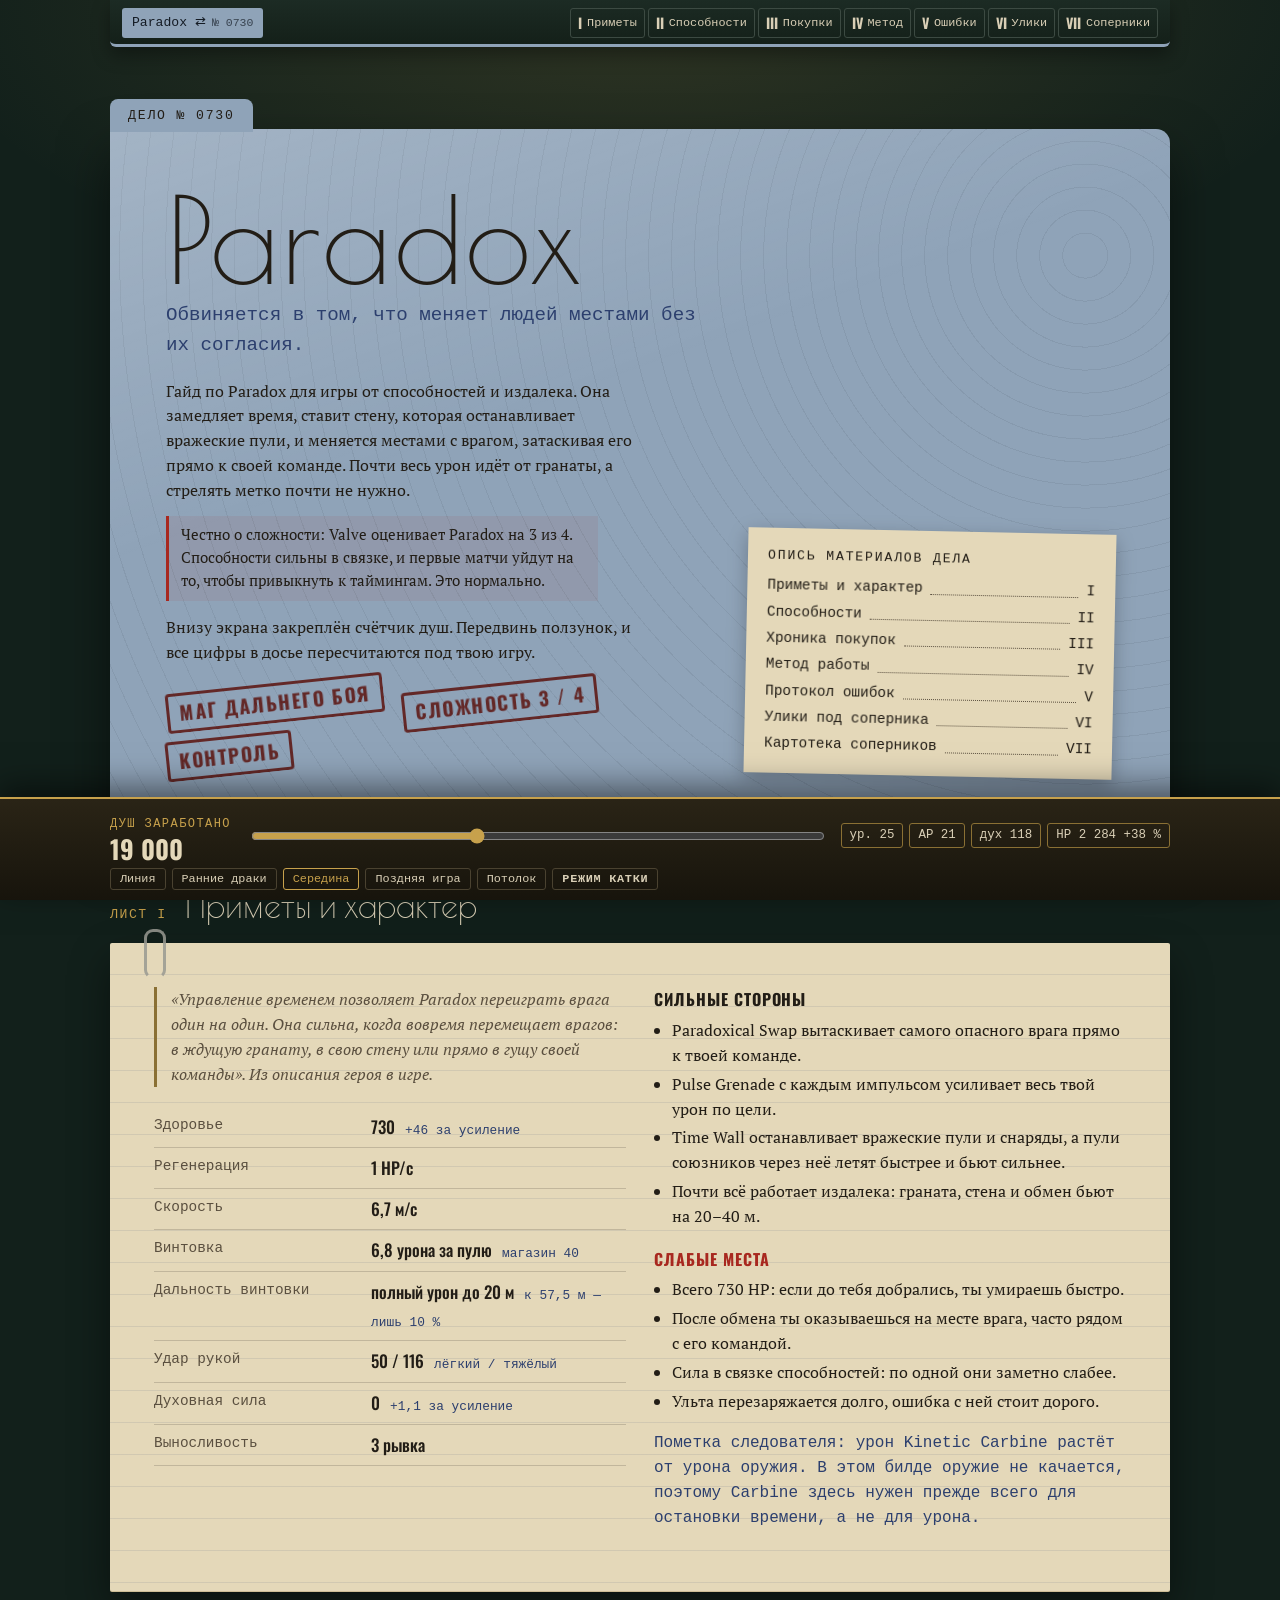
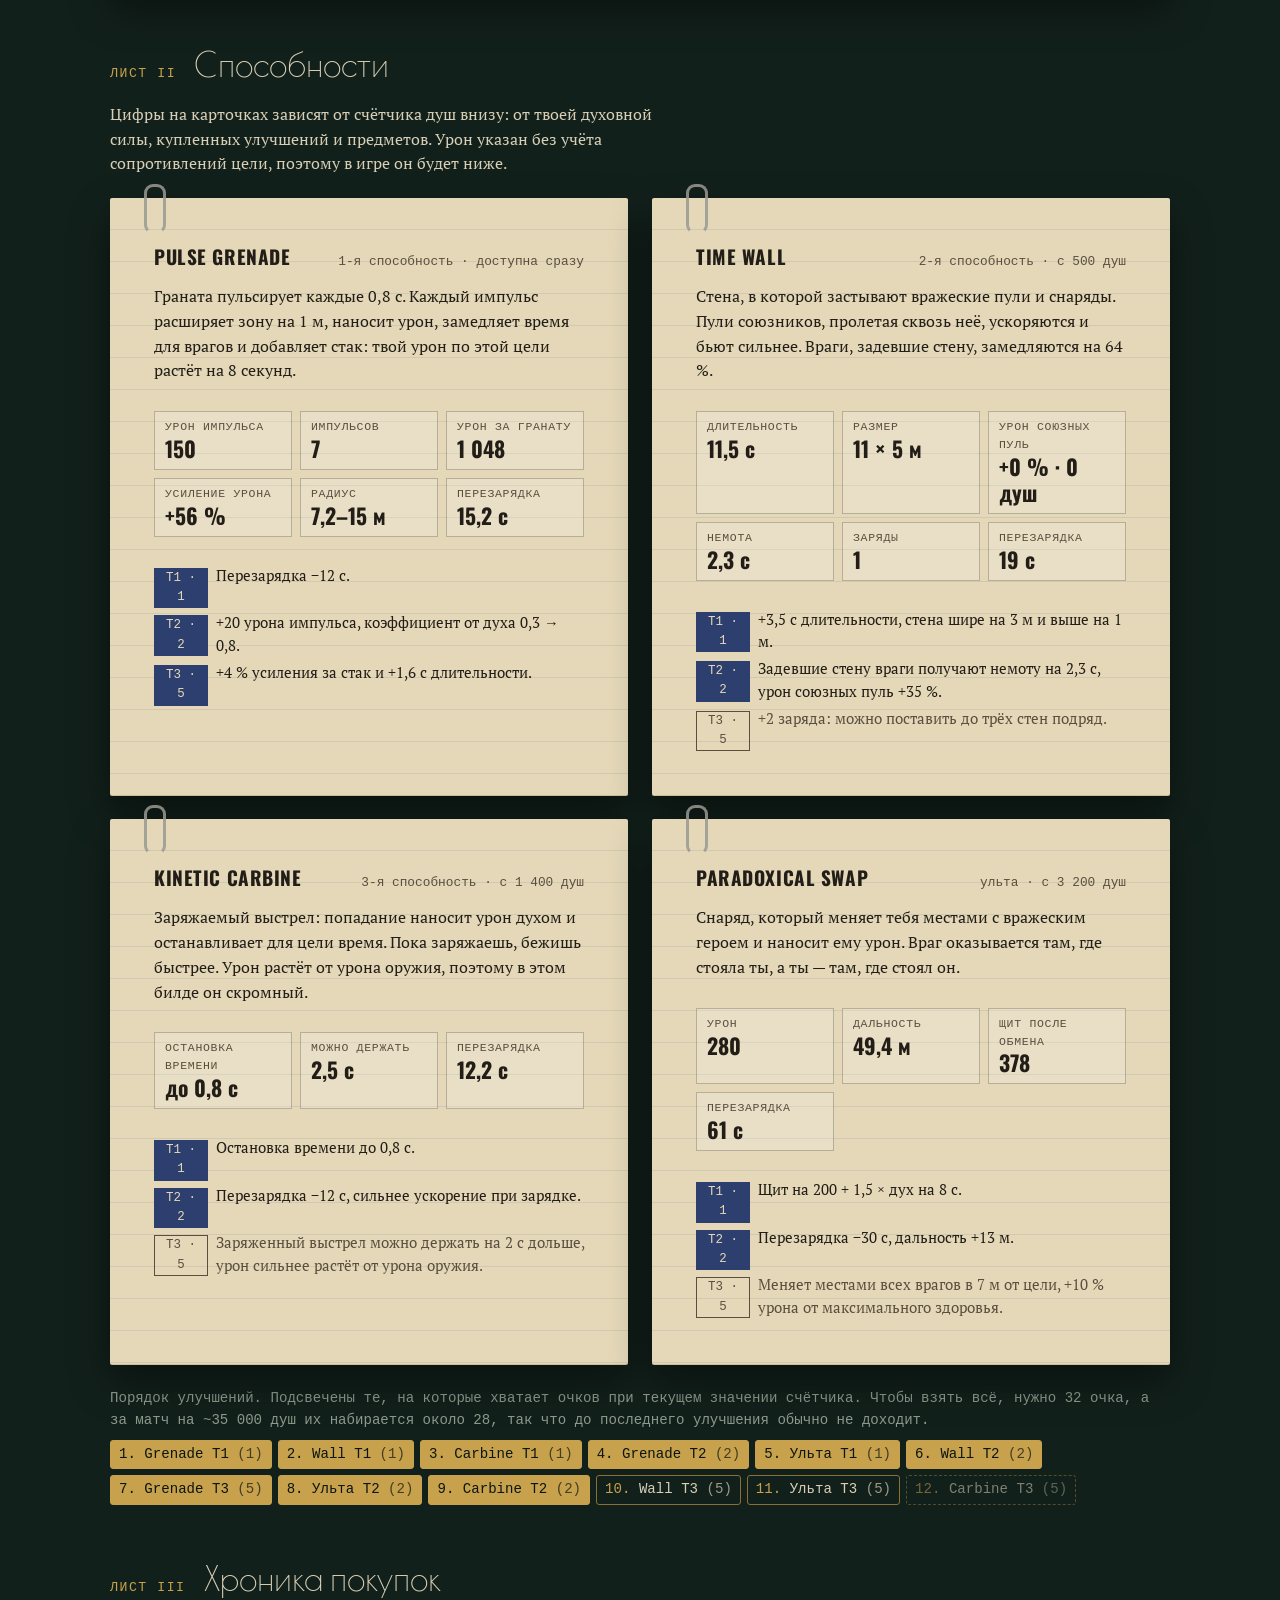
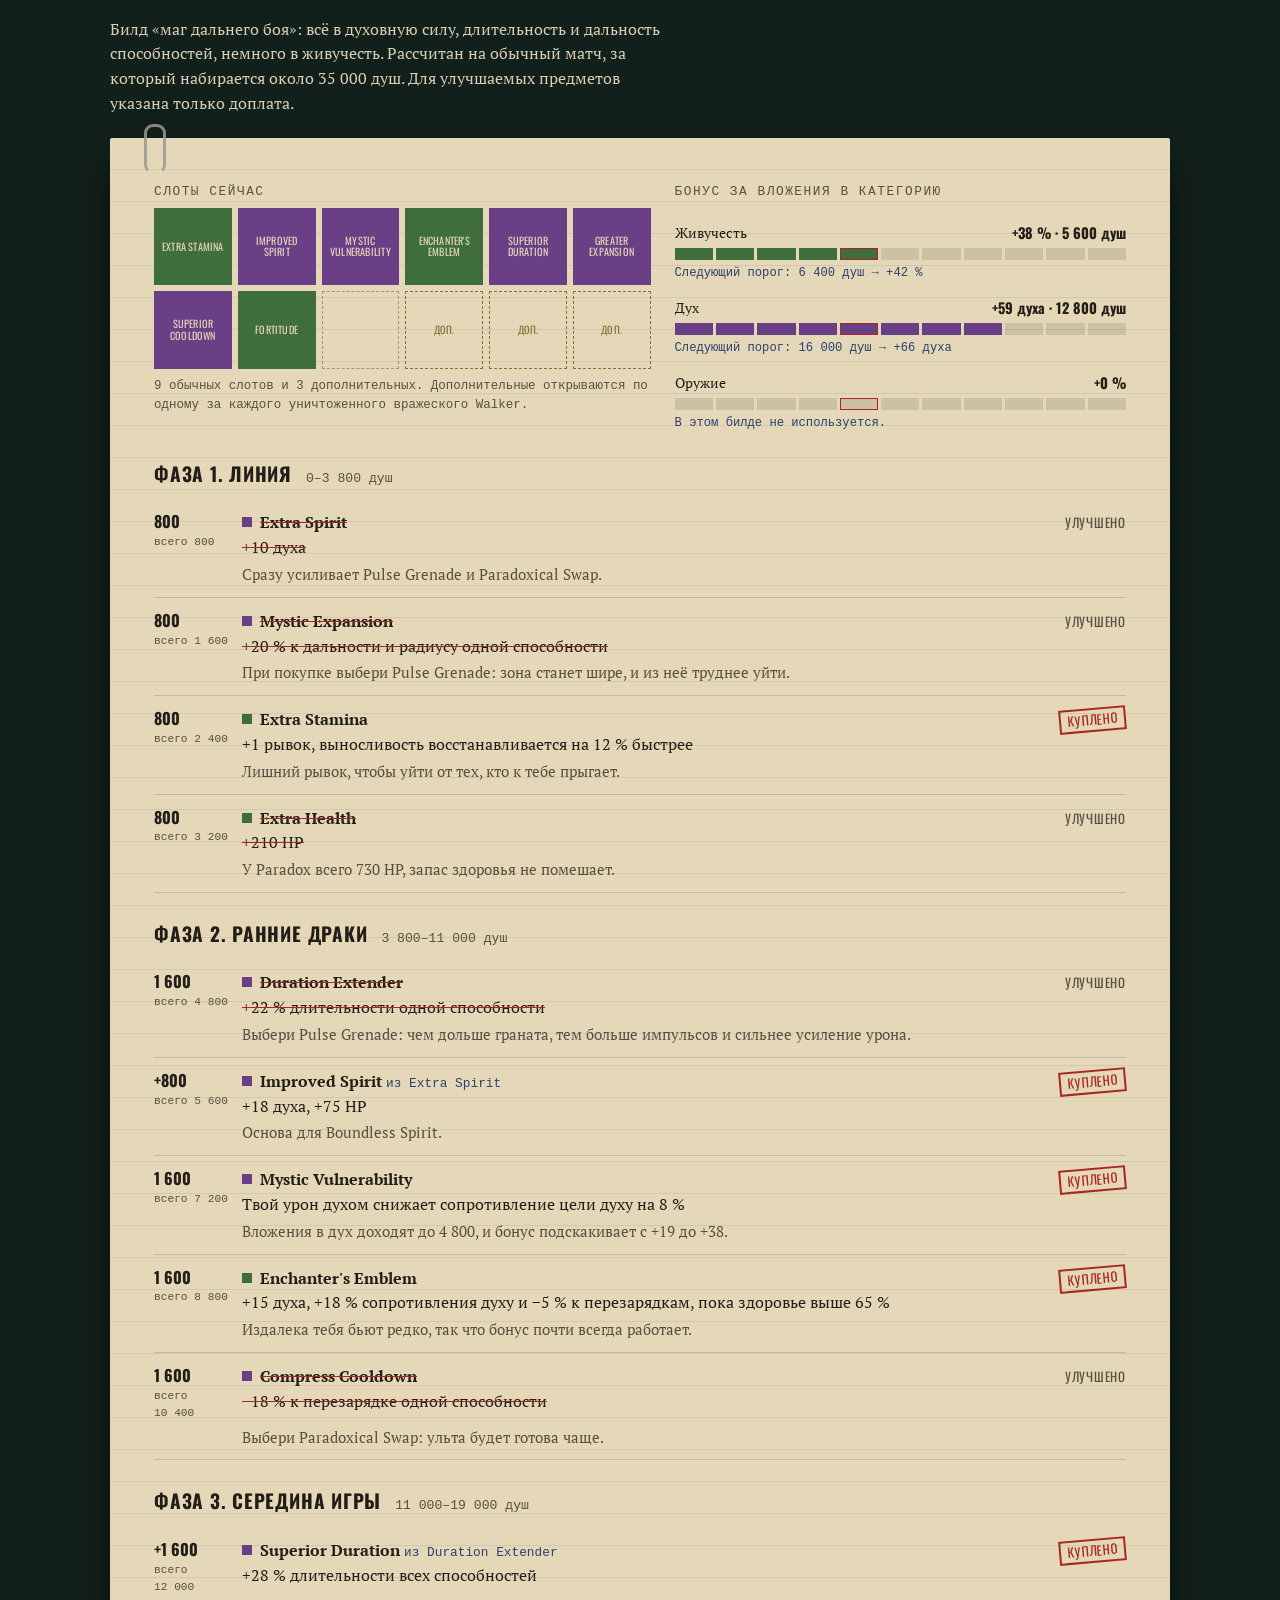
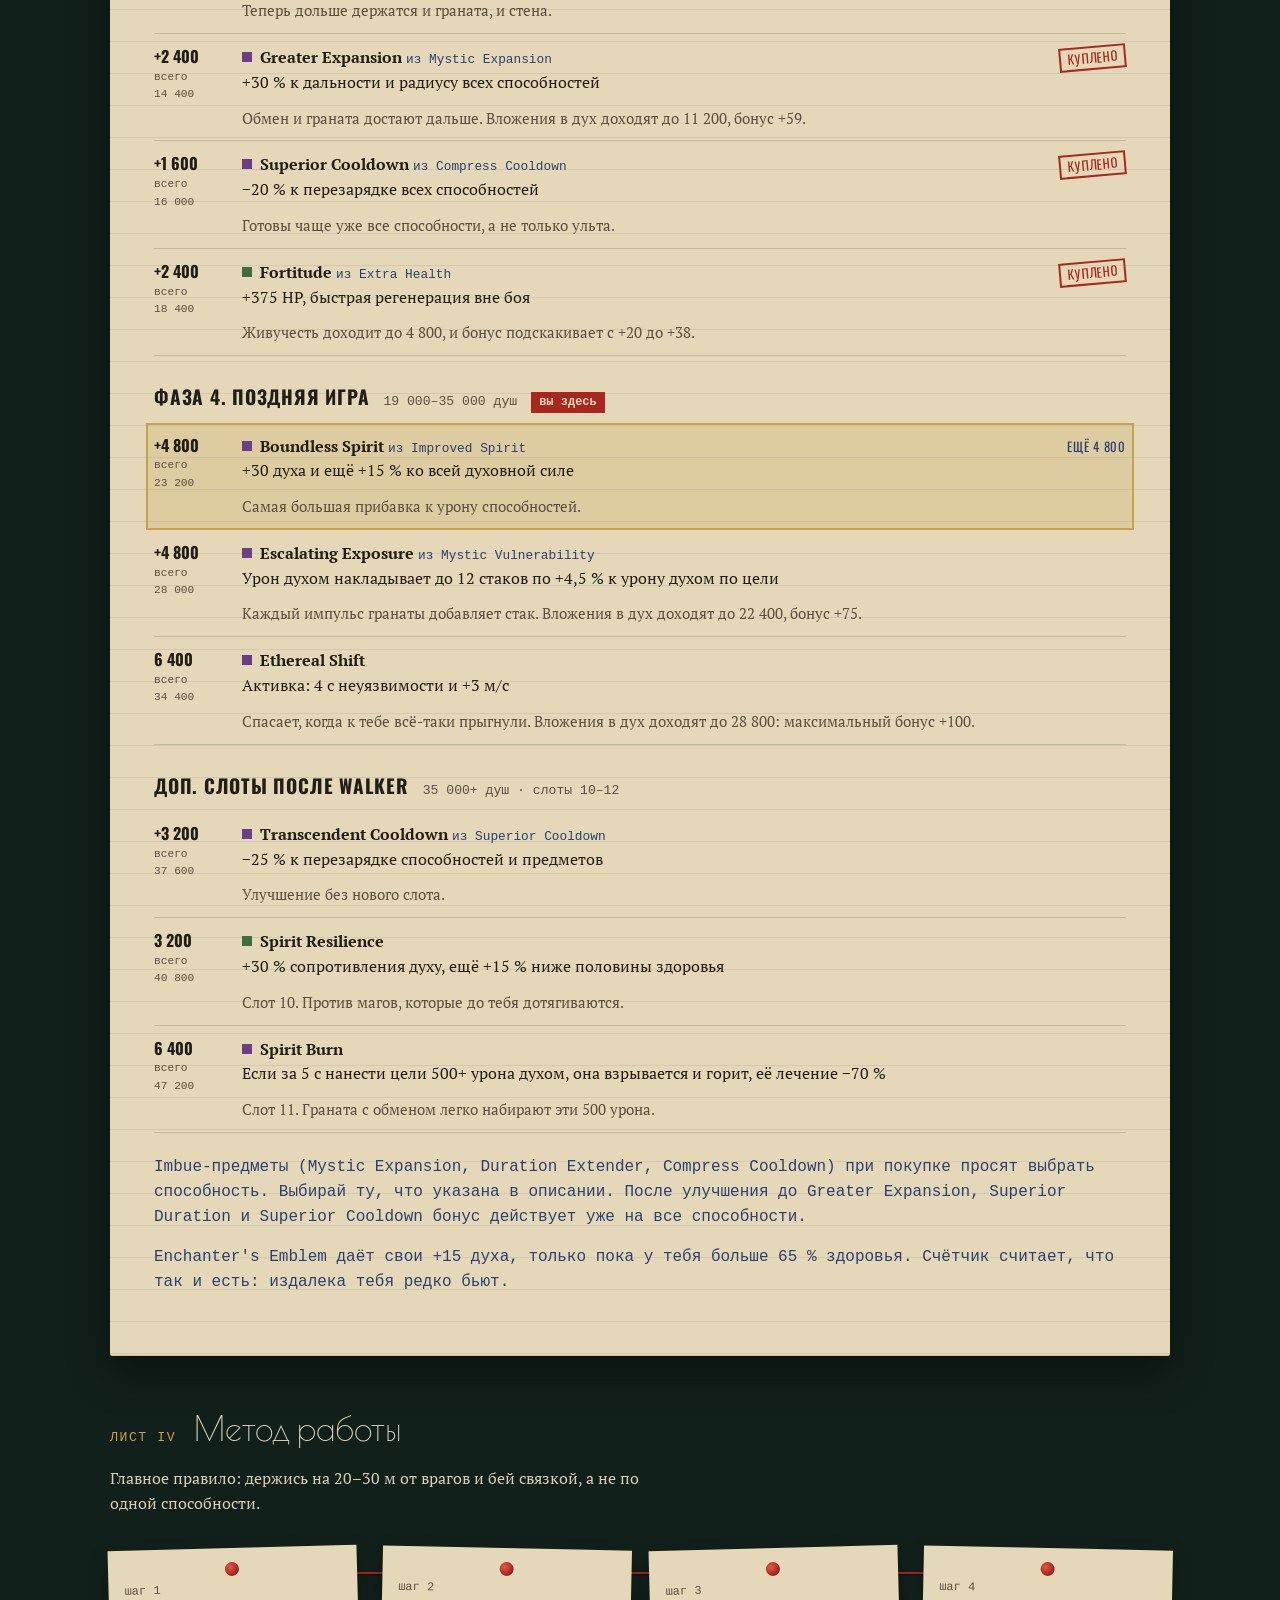
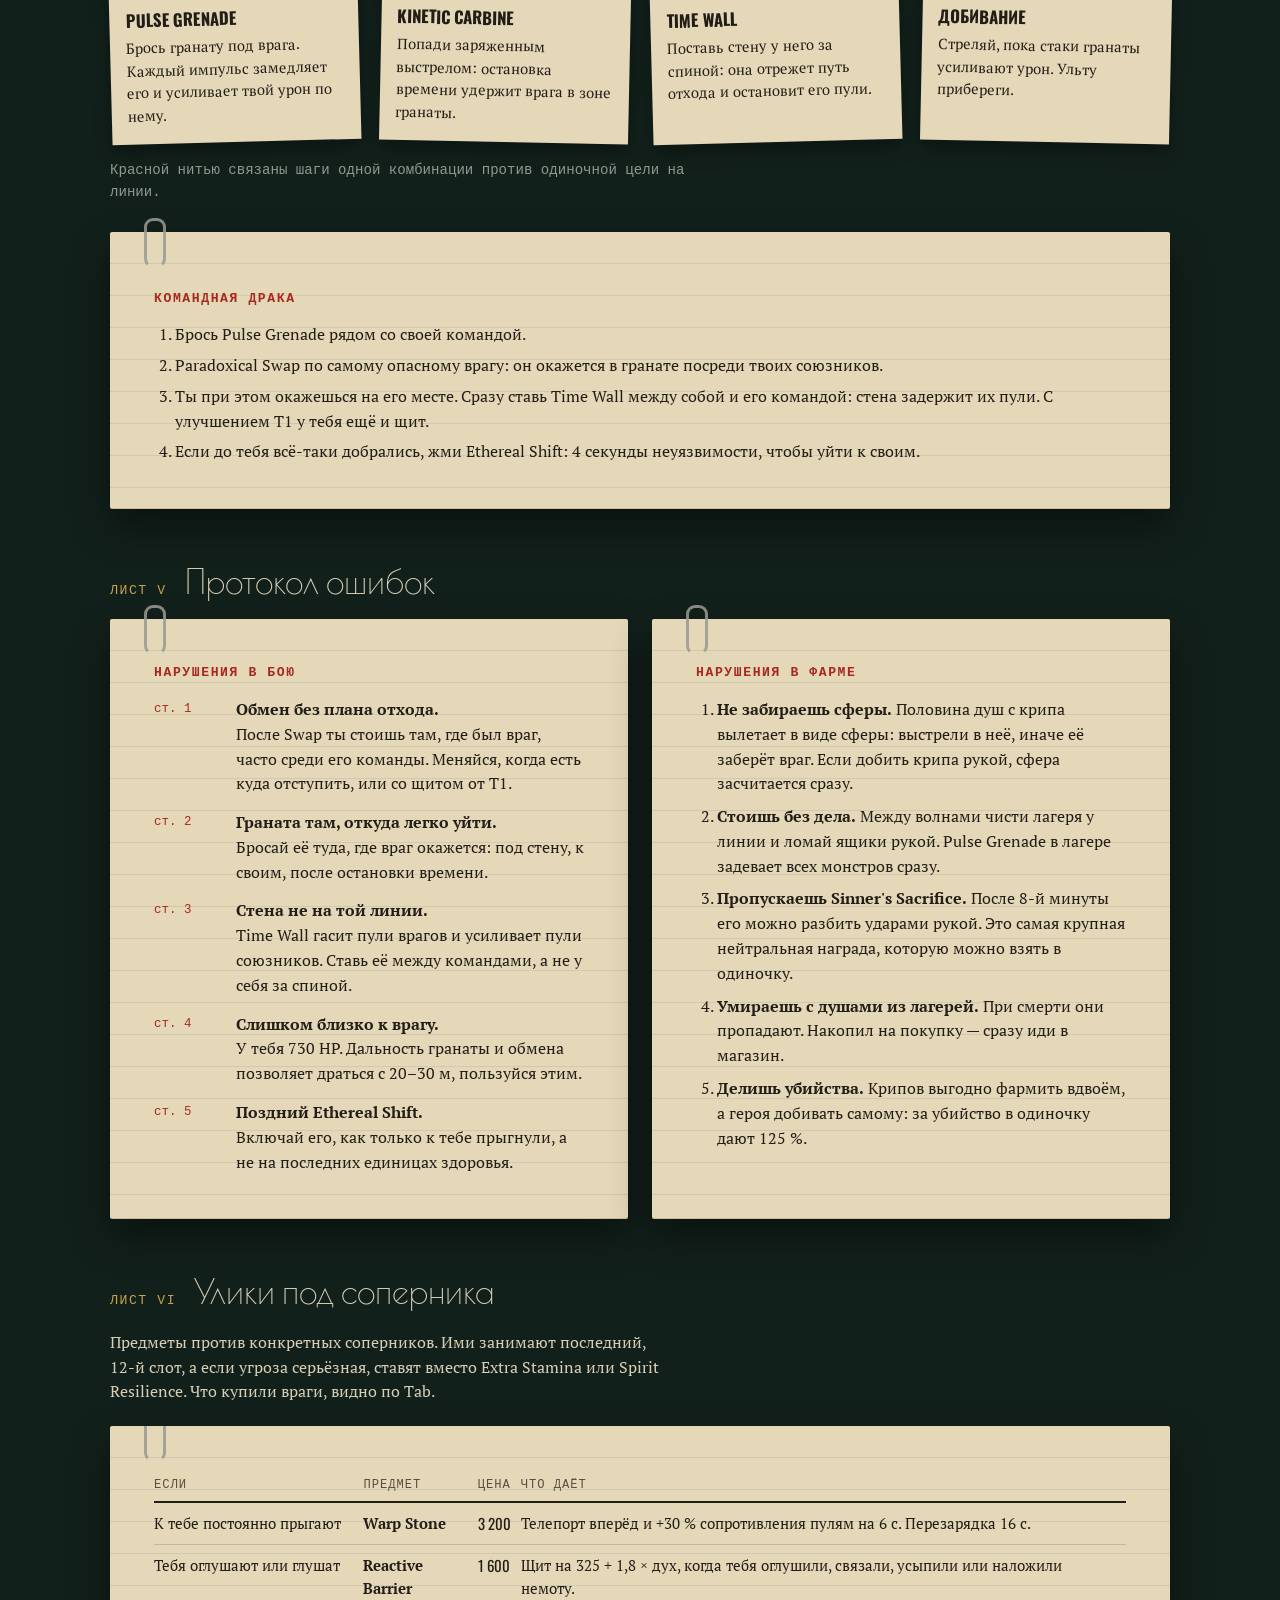
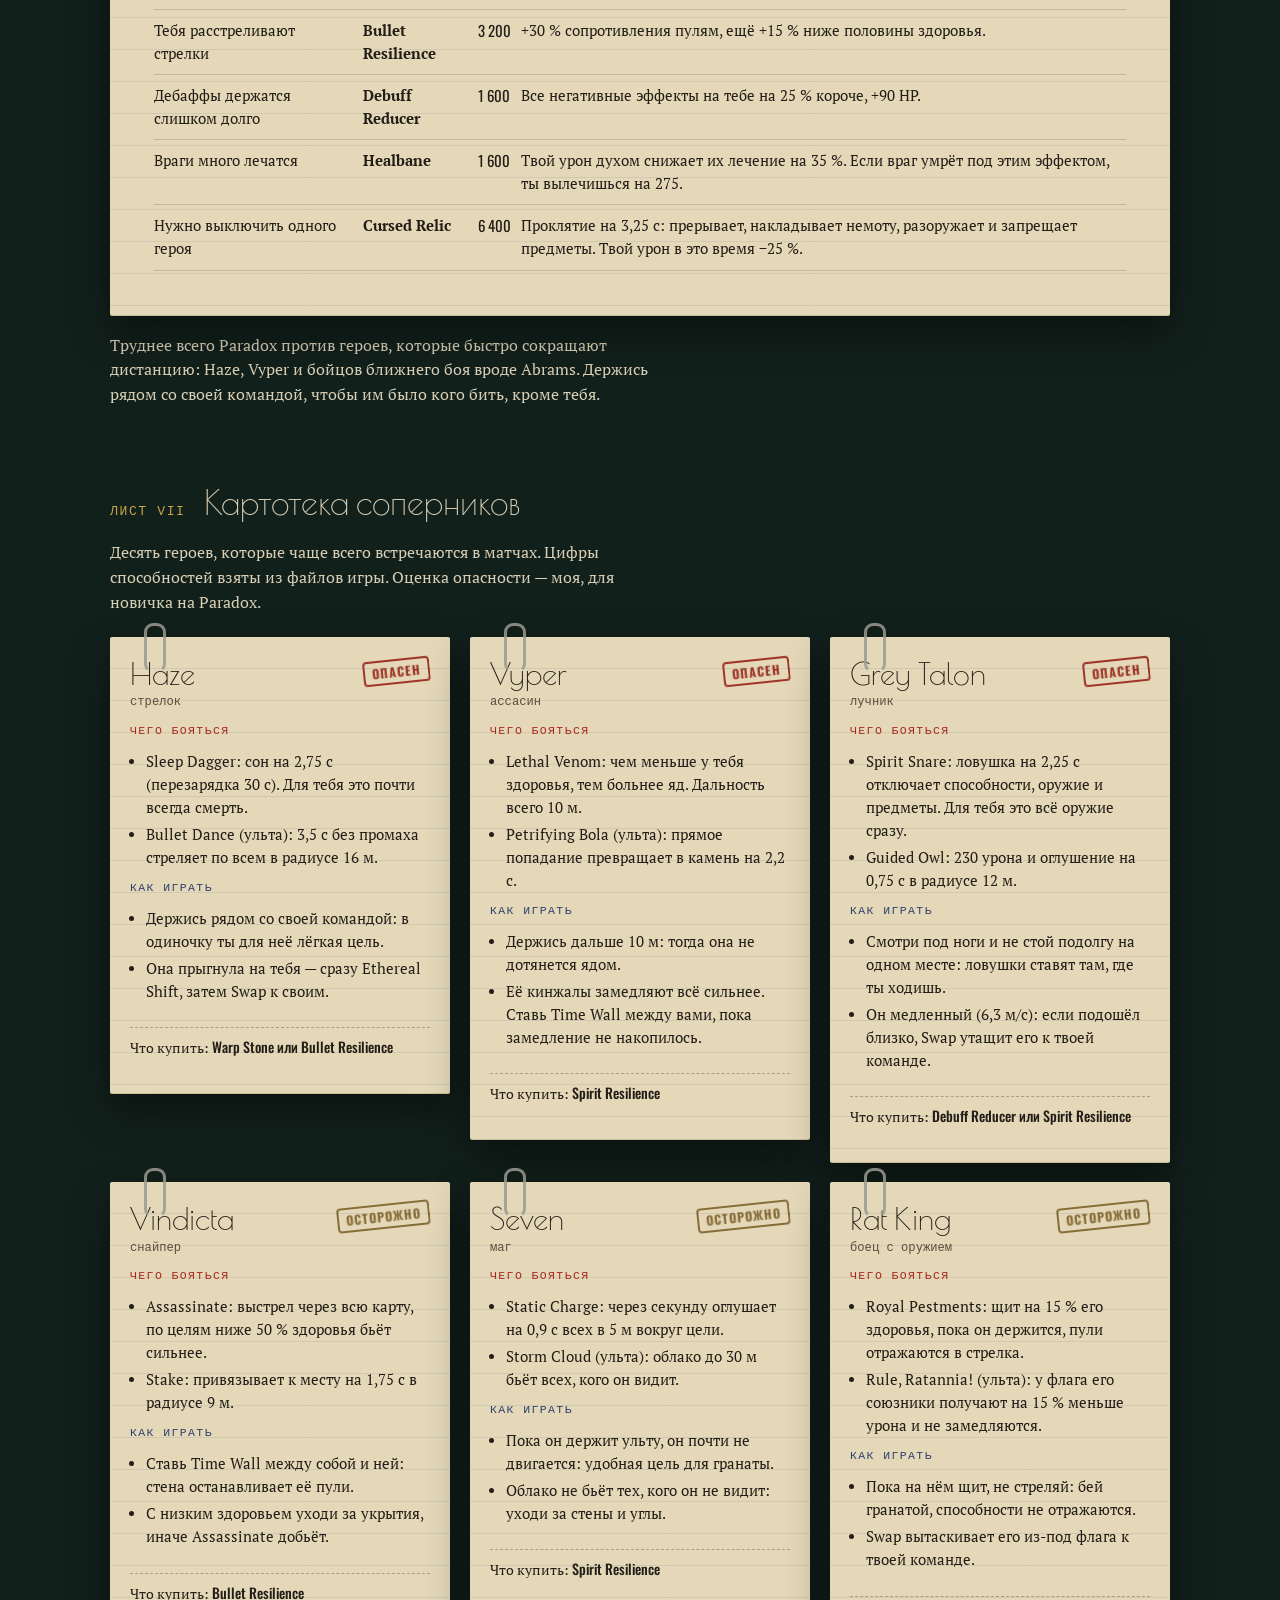
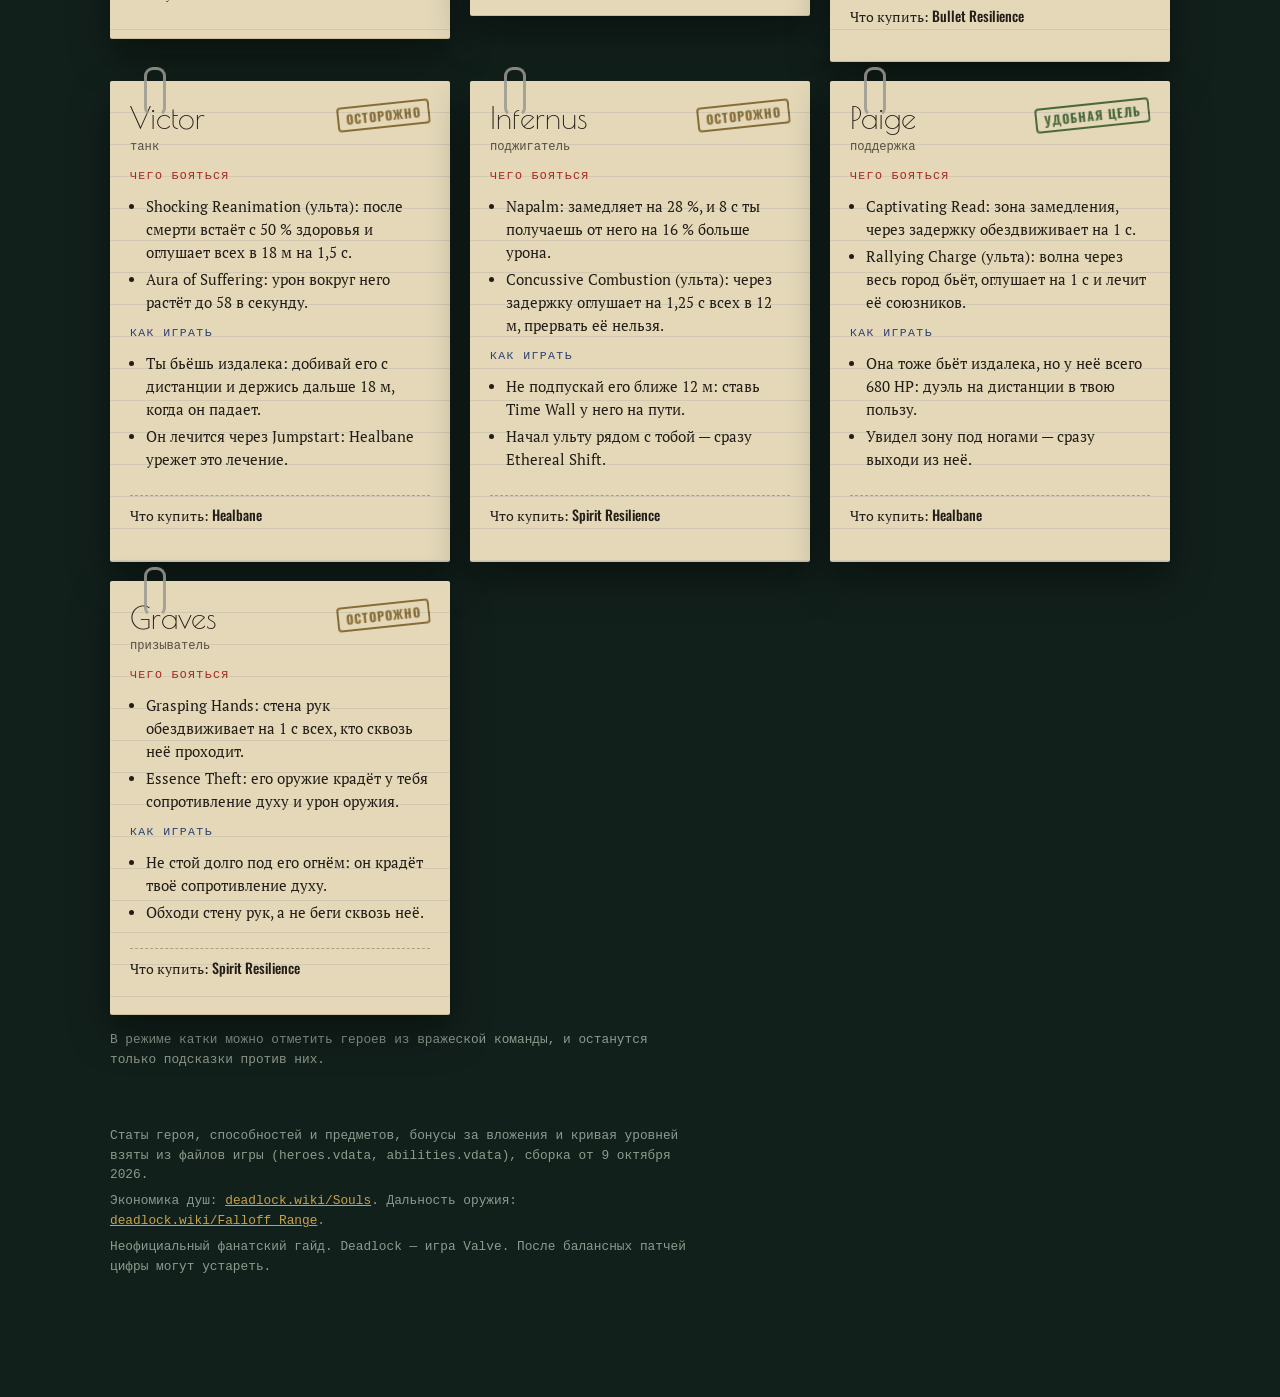
<file: paradox.html>
<!doctype html>
<html lang="ru">
<head>
<meta charset="utf-8">
<meta name="viewport" content="width=device-width, initial-scale=1, viewport-fit=cover">
<title>Досье Paradox</title>
<link rel="preconnect" href="https://fonts.googleapis.com">
<link rel="preconnect" href="https://fonts.gstatic.com" crossorigin>
<link rel="stylesheet" href="https://fonts.googleapis.com/css2?family=Poiret+One&family=Oswald:wght@500;700&family=PT+Serif:ital,wght@0,400;0,700;1,400&family=PT+Mono&display=swap">
<style>html{color-scheme:dark}body{margin:0}img{max-width:100%}[hidden]{display:none!important}:root{padding-top:env(safe-area-inset-top,0px);padding-bottom:env(safe-area-inset-bottom,0px)}</style>
<link rel="stylesheet" href="dossier.css">
</head>
<body class="hero-paradox">
<div class="wrap">
  <nav class="spine" aria-label="Навигация по досье">
    <div class="row">
      <a class="case" href="index.html" title="Перейти к досье Abrams">Paradox ⇄ <small>№ 0730</small></a>
      <div class="nums"><a href="#primety" aria-current="false"><b>I</b><small>Приметы</small></a><a href="#pokazaniya" aria-current="false"><b>II</b><small>Способности</small></a><a href="#hronika" aria-current="false"><b>III</b><small>Покупки</small></a><a href="#metod" aria-current="false"><b>IV</b><small>Метод</small></a><a href="#protokol" aria-current="false"><b>V</b><small>Ошибки</small></a><a href="#uliki" aria-current="false"><b>VI</b><small>Улики</small></a><a href="#kartoteka" aria-current="false"><b>VII</b><small>Соперники</small></a></div>
    </div>
    <div class="now">Лист <b data-now>обложка</b></div>
  </nav>

  <header class="hero">
    <div class="folder" data-case="ДЕЛО № 0730">
      <div class="hero-grid">
        <div>
          <h1>Paradox</h1>
          <p class="charge">Обвиняется в том, что меняет людей местами без их согласия.</p>
          <p>Гайд по Paradox для игры от способностей и издалека. Она замедляет время, ставит стену, которая останавливает вражеские пули, и меняется местами с врагом, затаскивая его прямо к своей команде. Почти весь урон идёт от гранаты, а стрелять метко почти не нужно.</p>
          <p class="warn-note">Честно о сложности: Valve оценивает Paradox на 3 из 4. Способности сильны в связке, и первые матчи уйдут на то, чтобы привыкнуть к таймингам. Это нормально.</p>
          <p>Внизу экрана закреплён счётчик душ. Передвинь ползунок, и все цифры в досье пересчитаются под твою игру.</p>
          <div class="stamps">
            <span class="stamp slam">Маг дальнего боя</span>
            <span class="stamp slam d2">Сложность 3 / 4</span>
            <span class="stamp slam d3">Контроль</span>
          </div>
        </div>
        <aside class="opis">
          <h3>Опись материалов дела</h3>
          <ol>
            <li><a href="#primety"><span>Приметы и характер</span><span></span><span>I</span></a></li>
            <li><a href="#pokazaniya"><span>Способности</span><span></span><span>II</span></a></li>
            <li><a href="#hronika"><span>Хроника покупок</span><span></span><span>III</span></a></li>
            <li><a href="#metod"><span>Метод работы</span><span></span><span>IV</span></a></li>
            <li><a href="#protokol"><span>Протокол ошибок</span><span></span><span>V</span></a></li>
            <li><a href="#uliki"><span>Улики под соперника</span><span></span><span>VI</span></a></li>
            <li><a href="#kartoteka"><span>Картотека соперников</span><span></span><span>VII</span></a></li>
          </ol>
        </aside>
      </div>
    </div>
  </header>

  <section id="primety">
    <div class="section-head"><span class="exhibit">Лист I</span><h2>Приметы и характер</h2></div>
    <div class="sheet record">
      <div>
        <p class="quote">«Управление временем позволяет Paradox переиграть врага один на один. Она сильна, когда вовремя перемещает врагов: в ждущую гранату, в свою стену или прямо в гущу своей команды». Из описания героя в игре.</p>
        <table class="stat-table">
          <tbody>
            <tr><th>Здоровье</th><td>730 <small>+46 за усиление</small></td></tr>
            <tr><th>Регенерация</th><td>1 HP/с</td></tr>
            <tr><th>Скорость</th><td>6,7 м/с</td></tr>
            <tr><th>Винтовка</th><td>6,8 урона за пулю <small>магазин 40</small></td></tr>
            <tr><th>Дальность винтовки</th><td>полный урон до 20 м <small>к 57,5 м — лишь 10 %</small></td></tr>
            <tr><th>Удар рукой</th><td>50 / 116 <small>лёгкий / тяжёлый</small></td></tr>
            <tr><th>Духовная сила</th><td>0 <small>+1,1 за усиление</small></td></tr>
            <tr><th>Выносливость</th><td>3 рывка</td></tr>
          </tbody>
        </table>
      </div>
      <div class="traits">
        <h3>Сильные стороны</h3>
        <ul>
          <li>Paradoxical Swap вытаскивает самого опасного врага прямо к твоей команде.</li>
          <li>Pulse Grenade с каждым импульсом усиливает весь твой урон по цели.</li>
          <li>Time Wall останавливает вражеские пули и снаряды, а пули союзников через неё летят быстрее и бьют сильнее.</li>
          <li>Почти всё работает издалека: граната, стена и обмен бьют на 20–40 м.</li>
        </ul>
        <div class="minus">
          <h3>Слабые места</h3>
          <ul>
            <li>Всего 730 HP: если до тебя добрались, ты умираешь быстро.</li>
            <li>После обмена ты оказываешься на месте врага, часто рядом с его командой.</li>
            <li>Сила в связке способностей: по одной они заметно слабее.</li>
            <li>Ульта перезаряжается долго, ошибка с ней стоит дорого.</li>
          </ul>
        </div>
        <p class="typed">Пометка следователя: урон Kinetic Carbine растёт от урона оружия. В этом билде оружие не качается, поэтому Carbine здесь нужен прежде всего для остановки времени, а не для урона.</p>
      </div>
    </div>
  </section>

  <section id="pokazaniya">
    <div class="section-head"><span class="exhibit">Лист II</span><h2>Способности</h2></div>
    <p class="lede">Цифры на карточках зависят от счётчика душ внизу: от твоей духовной силы, купленных улучшений и предметов. Урон указан без учёта сопротивлений цели, поэтому в игре он будет ниже.</p>
    <div class="abilities">
      <article class="sheet ab" id="ab-grenade">
        <header><h3>Pulse Grenade</h3><span class="key">1-я способность · доступна сразу</span></header>
        <p>Граната пульсирует каждые 0,8 с. Каждый импульс расширяет зону на 1 м, наносит урон, замедляет время для врагов и добавляет стак: твой урон по этой цели растёт на 8 секунд.</p>
        <dl class="readout">
          <div><dt>Урон импульса</dt><dd data-o="g-pulse">—</dd></div>
          <div><dt>Импульсов</dt><dd data-o="g-n">—</dd></div>
          <div><dt>Урон за гранату</dt><dd data-o="g-total">—</dd></div>
          <div><dt>Усиление урона</dt><dd data-o="g-amp">—</dd></div>
          <div><dt>Радиус</dt><dd data-o="g-rad">—</dd></div>
          <div><dt>Перезарядка</dt><dd data-o="g-cd">—</dd></div>
        </dl>
        <ul class="tiers">
          <li data-t="G1"><span class="t">T1 · 1</span><span>Перезарядка −12 с.</span></li>
          <li data-t="G2"><span class="t">T2 · 2</span><span>+20 урона импульса, коэффициент от духа 0,3 → 0,8.</span></li>
          <li data-t="G3"><span class="t">T3 · 5</span><span>+4 % усиления за стак и +1,6 с длительности.</span></li>
        </ul>
      </article>
      <article class="sheet ab" id="ab-wall">
        <header><h3>Time Wall</h3><span class="key">2-я способность · с 500 душ</span></header>
        <p>Стена, в которой застывают вражеские пули и снаряды. Пули союзников, пролетая сквозь неё, ускоряются и бьют сильнее. Враги, задевшие стену, замедляются на 64 %.</p>
        <dl class="readout">
          <div><dt>Длительность</dt><dd data-o="w-dur">—</dd></div>
          <div><dt>Размер</dt><dd data-o="w-size">—</dd></div>
          <div><dt>Урон союзных пуль</dt><dd data-o="w-bonus">—</dd></div>
          <div><dt>Немота</dt><dd data-o="w-sil">—</dd></div>
          <div><dt>Заряды</dt><dd data-o="w-ch">—</dd></div>
          <div><dt>Перезарядка</dt><dd data-o="w-cd">—</dd></div>
        </dl>
        <ul class="tiers">
          <li data-t="W1"><span class="t">T1 · 1</span><span>+3,5 с длительности, стена шире на 3 м и выше на 1 м.</span></li>
          <li data-t="W2"><span class="t">T2 · 2</span><span>Задевшие стену враги получают немоту на 2,3 с, урон союзных пуль +35 %.</span></li>
          <li data-t="W3"><span class="t">T3 · 5</span><span>+2 заряда: можно поставить до трёх стен подряд.</span></li>
        </ul>
      </article>
      <article class="sheet ab" id="ab-carbine">
        <header><h3>Kinetic Carbine</h3><span class="key">3-я способность · с 1 400 душ</span></header>
        <p>Заряжаемый выстрел: попадание наносит урон духом и останавливает для цели время. Пока заряжаешь, бежишь быстрее. Урон растёт от урона оружия, поэтому в этом билде он скромный.</p>
        <dl class="readout">
          <div><dt>Остановка времени</dt><dd data-o="k-stop">—</dd></div>
          <div><dt>Можно держать</dt><dd data-o="k-hold">—</dd></div>
          <div><dt>Перезарядка</dt><dd data-o="k-cd">—</dd></div>
        </dl>
        <ul class="tiers">
          <li data-t="K1"><span class="t">T1 · 1</span><span>Остановка времени до 0,8 с.</span></li>
          <li data-t="K2"><span class="t">T2 · 2</span><span>Перезарядка −12 с, сильнее ускорение при зарядке.</span></li>
          <li data-t="K3"><span class="t">T3 · 5</span><span>Заряженный выстрел можно держать на 2 с дольше, урон сильнее растёт от урона оружия.</span></li>
        </ul>
      </article>
      <article class="sheet ab" id="ab-swap">
        <header><h3>Paradoxical Swap</h3><span class="key">ульта · с 3 200 душ</span></header>
        <p>Снаряд, который меняет тебя местами с вражеским героем и наносит ему урон. Враг оказывается там, где стояла ты, а ты — там, где стоял он.</p>
        <dl class="readout">
          <div><dt>Урон</dt><dd data-o="x-dmg">—</dd></div>
          <div><dt>Дальность</dt><dd data-o="x-range">—</dd></div>
          <div><dt>Щит после обмена</dt><dd data-o="x-bar">—</dd></div>
          <div><dt>Перезарядка</dt><dd data-o="x-cd">—</dd></div>
        </dl>
        <ul class="tiers">
          <li data-t="X1"><span class="t">T1 · 1</span><span>Щит на 200 + 1,5 × дух на 8 с.</span></li>
          <li data-t="X2"><span class="t">T2 · 2</span><span>Перезарядка −30 с, дальность +13 м.</span></li>
          <li data-t="X3"><span class="t">T3 · 5</span><span>Меняет местами всех врагов в 7 м от цели, +10 % урона от максимального здоровья.</span></li>
        </ul>
      </article>
    </div>
    <div class="ap-order">
      Порядок улучшений. Подсвечены те, на которые хватает очков при текущем значении счётчика. Чтобы взять всё, нужно 32 очка, а за матч на ~35 000 душ их набирается около 28, так что до последнего улучшения обычно не доходит.
      <ol id="ap-list"></ol>
    </div>
  </section>

  <section id="hronika">
    <div class="section-head"><span class="exhibit">Лист III</span><h2>Хроника покупок</h2></div>
    <p class="lede">Билд «маг дальнего боя»: всё в духовную силу, длительность и дальность способностей, немного в живучесть. Рассчитан на обычный матч, за который набирается около 35 000 душ. Для улучшаемых предметов указана только доплата.</p>
    <div class="sheet">
      <div class="ledger-top">
        <div class="slots-wrap">
          <h4>Слоты сейчас</h4>
          <div class="slots" id="slots"></div>
          <p class="slots-note">9 обычных слотов и 3 дополнительных. Дополнительные открываются по одному за каждого уничтоженного вражеского Walker.</p>
        </div>
        <div class="inv">
          <h4>Бонус за вложения в категорию</h4>
          <div class="meter-row"><div class="lbl"><span>Живучесть</span><b data-o="v-bonus">—</b></div><div class="meter vit" data-meter="vit"></div><div class="next" data-o="v-next"></div></div>
          <div class="meter-row"><div class="lbl"><span>Дух</span><b data-o="sp-bonus">—</b></div><div class="meter spi" data-meter="spi"></div><div class="next" data-o="sp-next"></div></div>
          <div class="meter-row"><div class="lbl"><span>Оружие</span><b>+0 %</b></div><div class="meter wpn" data-meter="wpn"></div><div class="next">В этом билде не используется.</div></div>
        </div>
      </div>
      <div id="phases"></div>
      <p class="typed" style="margin-top:22px">Imbue-предметы (Mystic Expansion, Duration Extender, Compress Cooldown) при покупке просят выбрать способность. Выбирай ту, что указана в описании. После улучшения до Greater Expansion, Superior Duration и Superior Cooldown бонус действует уже на все способности.</p>
      <p class="typed">Enchanter's Emblem даёт свои +15 духа, только пока у тебя больше 65 % здоровья. Счётчик считает, что так и есть: издалека тебя редко бьют.</p>
    </div>
  </section>

  <section id="metod">
    <div class="section-head"><span class="exhibit">Лист IV</span><h2>Метод работы</h2></div>
    <p class="lede">Главное правило: держись на 20–30 м от врагов и бей связкой, а не по одной способности.</p>
    <div class="board" role="list">
      <svg class="string" aria-hidden="true"><polyline fill="none" stroke="#a8281f" stroke-width="1.6" points=""/></svg>
      <div class="note" role="listitem"><span class="pin-dot"></span><span class="n">шаг 1</span><b>Pulse Grenade</b><p>Брось гранату под врага. Каждый импульс замедляет его и усиливает твой урон по нему.</p></div>
      <div class="note" role="listitem"><span class="pin-dot"></span><span class="n">шаг 2</span><b>Kinetic Carbine</b><p>Попади заряженным выстрелом: остановка времени удержит врага в зоне гранаты.</p></div>
      <div class="note" role="listitem"><span class="pin-dot"></span><span class="n">шаг 3</span><b>Time Wall</b><p>Поставь стену у него за спиной: она отрежет путь отхода и остановит его пули.</p></div>
      <div class="note" role="listitem"><span class="pin-dot"></span><span class="n">шаг 4</span><b>Добивание</b><p>Стреляй, пока стаки гранаты усиливают урон. Ульту прибереги.</p></div>
    </div>
    <p class="board-caption">Красной нитью связаны шаги одной комбинации против одиночной цели на линии.</p>
    <div class="sheet teamfight">
      <h3 class="exhibit" style="color:var(--stamp)">Командная драка</h3>
      <ol>
        <li>Брось Pulse Grenade рядом со своей командой.</li>
        <li>Paradoxical Swap по самому опасному врагу: он окажется в гранате посреди твоих союзников.</li>
        <li>Ты при этом окажешься на его месте. Сразу ставь Time Wall между собой и его командой: стена задержит их пули. С улучшением T1 у тебя ещё и щит.</li>
        <li>Если до тебя всё-таки добрались, жми Ethereal Shift: 4 секунды неуязвимости, чтобы уйти к своим.</li>
      </ol>
    </div>
  </section>

  <section id="protokol">
    <div class="section-head"><span class="exhibit">Лист V</span><h2>Протокол ошибок</h2></div>
    <div class="two">
      <div class="sheet">
        <h3 class="exhibit" style="color:var(--stamp);margin-top:0">Нарушения в бою</h3>
        <ol class="protocol">
          <li><span class="art">ст. 1</span><div><b>Обмен без плана отхода.</b>После Swap ты стоишь там, где был враг, часто среди его команды. Меняйся, когда есть куда отступить, или со щитом от T1.</div></li>
          <li><span class="art">ст. 2</span><div><b>Граната там, откуда легко уйти.</b>Бросай её туда, где враг окажется: под стену, к своим, после остановки времени.</div></li>
          <li><span class="art">ст. 3</span><div><b>Стена не на той линии.</b>Time Wall гасит пули врагов и усиливает пули союзников. Ставь её между командами, а не у себя за спиной.</div></li>
          <li><span class="art">ст. 4</span><div><b>Слишком близко к врагу.</b>У тебя 730 HP. Дальность гранаты и обмена позволяет драться с 20–30 м, пользуйся этим.</div></li>
          <li><span class="art">ст. 5</span><div><b>Поздний Ethereal Shift.</b>Включай его, как только к тебе прыгнули, а не на последних единицах здоровья.</div></li>
        </ol>
      </div>
      <div class="sheet">
        <h3 class="exhibit" style="color:var(--stamp);margin-top:0">Нарушения в фарме</h3>
        <ol class="farm">
          <li><b>Не забираешь сферы.</b> Половина душ с крипа вылетает в виде сферы: выстрели в неё, иначе её заберёт враг. Если добить крипа рукой, сфера засчитается сразу.</li>
          <li><b>Стоишь без дела.</b> Между волнами чисти лагеря у линии и ломай ящики рукой. Pulse Grenade в лагере задевает всех монстров сразу.</li>
          <li><b>Пропускаешь Sinner's Sacrifice.</b> После 8-й минуты его можно разбить ударами рукой. Это самая крупная нейтральная награда, которую можно взять в одиночку.</li>
          <li><b>Умираешь с душами из лагерей.</b> При смерти они пропадают. Накопил на покупку — сразу иди в магазин.</li>
          <li><b>Делишь убийства.</b> Крипов выгодно фармить вдвоём, а героя добивать самому: за убийство в одиночку дают 125 %.</li>
        </ol>
      </div>
    </div>
  </section>

  <section id="uliki">
    <div class="section-head"><span class="exhibit">Лист VI</span><h2>Улики под соперника</h2></div>
    <p class="lede">Предметы против конкретных соперников. Ими занимают последний, 12-й слот, а если угроза серьёзная, ставят вместо Extra Stamina или Spirit Resilience. Что купили враги, видно по Tab.</p>
    <div class="sheet scroll">
      <table class="evid">
        <thead><tr><th>Если</th><th>Предмет</th><th>Цена</th><th>Что даёт</th></tr></thead>
        <tbody>
          <tr><td>К тебе постоянно прыгают</td><td>Warp Stone</td><td>3 200</td><td>Телепорт вперёд и +30 % сопротивления пулям на 6 с. Перезарядка 16 с.</td></tr>
          <tr><td>Тебя оглушают или глушат</td><td>Reactive Barrier</td><td>1 600</td><td>Щит на 325 + 1,8 × дух, когда тебя оглушили, связали, усыпили или наложили немоту.</td></tr>
          <tr><td>Тебя расстреливают стрелки</td><td>Bullet Resilience</td><td>3 200</td><td>+30 % сопротивления пулям, ещё +15 % ниже половины здоровья.</td></tr>
          <tr><td>Дебаффы держатся слишком долго</td><td>Debuff Reducer</td><td>1 600</td><td>Все негативные эффекты на тебе на 25 % короче, +90 HP.</td></tr>
          <tr><td>Враги много лечатся</td><td>Healbane</td><td>1 600</td><td>Твой урон духом снижает их лечение на 35 %. Если враг умрёт под этим эффектом, ты вылечишься на 275.</td></tr>
          <tr><td>Нужно выключить одного героя</td><td>Cursed Relic</td><td>6 400</td><td>Проклятие на 3,25 с: прерывает, накладывает немоту, разоружает и запрещает предметы. Твой урон в это время −25 %.</td></tr>
        </tbody>
      </table>
    </div>
    <p class="lede" style="margin-top:18px">Труднее всего Paradox против героев, которые быстро сокращают дистанцию: Haze, Vyper и бойцов ближнего боя вроде Abrams. Держись рядом со своей командой, чтобы им было кого бить, кроме тебя.</p>
  </section>

  <section id="kartoteka">
    <div class="section-head"><span class="exhibit">Лист VII</span><h2>Картотека соперников</h2></div>
    <p class="lede">Десять героев, которые чаще всего встречаются в матчах. Цифры способностей взяты из файлов игры. Оценка опасности — моя, для новичка на Paradox.</p>
    <div class="rivals" id="rivals"></div>
    <p class="rivals-note">В режиме катки можно отметить героев из вражеской команды, и останутся только подсказки против них.</p>
  </section>

  <footer>
    <span>Статы героя, способностей и предметов, бонусы за вложения и кривая уровней взяты из файлов игры (heroes.vdata, abilities.vdata), сборка от 9 октября 2026.</span>
    <span>Экономика душ: <a href="https://deadlock.wiki/Souls" rel="noopener">deadlock.wiki/Souls</a>. Дальность оружия: <a href="https://deadlock.wiki/Falloff_Range" rel="noopener">deadlock.wiki/Falloff_Range</a>.</span>
    <span>Неофициальный фанатский гайд. Deadlock — игра Valve. После балансных патчей цифры могут устареть.</span>
  </footer>
</div>

<div class="counter" role="region" aria-label="Счётчик душ">
  <div class="counter-in">
    <div><label for="souls">Душ заработано</label><output id="souls-out" for="souls">19 000</output></div>
    <input type="range" id="souls" min="0" max="48600" step="100" value="19000" aria-describedby="souls-out">
    <div class="chips"><span class="chip" data-o="lvl">ур. —</span><span class="chip" data-o="ap">AP —</span><span class="chip" data-o="sp">дух —</span><span class="chip" data-o="hp">HP —</span></div>
    <div class="presets" id="presets">
      <button type="button" data-v="3800">Линия</button>
      <button type="button" data-v="11000">Ранние драки</button>
      <button type="button" data-v="19000">Середина</button>
      <button type="button" data-v="35000">Поздняя игра</button>
      <button type="button" data-v="48600">Потолок</button>
      <button type="button" class="k-open" id="k-open">Режим катки</button>
    </div>
  </div>
</div>

<div class="katka" id="katka" role="dialog" aria-modal="true" aria-labelledby="k-title" hidden>
  <div class="katka-in">
    <div class="k-head">
      <div><span class="exhibit">Рапорт на выезд</span><h2 id="k-title">Режим катки</h2></div>
      <button type="button" class="k-close" id="k-close">Закрыть · Esc</button>
    </div>
    <div class="k-souls">
      <div><span class="lbl">Душ заработано</span><output id="k-souls-out">0</output></div>
      <div class="k-steps" id="k-steps">
        <button type="button" data-d="-500">−500</button><button type="button" data-d="-100">−100</button>
        <button type="button" data-d="100">+100</button><button type="button" data-d="500">+500</button>
      </div>
    </div>
    <div class="k-grid">
      <section class="sheet k-card">
        <h3>Следующая покупка</h3>
        <p class="k-big" data-k="buy"></p>
        <p data-k="buy-what"></p>
        <p class="k-small" data-k="buy-then"></p>
      </section>
      <section class="sheet k-card">
        <h3>Очки способностей</h3>
        <p class="k-big" data-k="ap"></p>
        <p data-k="ap-note"></p>
        <p class="k-small" data-k="ap-lvl"></p>
      </section>
      <section class="sheet k-card k-wide">
        <h3>Комбо против одного</h3>
        <ol class="k-combo"><li>Pulse Grenade</li><li>Kinetic Carbine</li><li>Time Wall за спиной</li><li>Добивание</li></ol>
        <p class="k-small">Командная драка: граната у своих → Swap по опасному врагу → стена между тобой и его командой.</p>
      </section>
      <section class="sheet k-card k-wide">
        <h3>Против кого играем</h3>
        <div class="k-chips" id="k-chips"></div>
        <div class="k-tips" id="k-tips"></div>
      </section>
      <section class="sheet k-card k-wide">
        <h3>Три правила</h3>
        <ol class="k-rules">
          <li>Держись на 20–30 м от врагов: у тебя всего 730 HP.</li>
          <li>Swap — только когда есть куда отступить после обмена.</li>
          <li>Не копи души: накопил на покупку — иди в магазин.</li>
        </ol>
      </section>
    </div>
  </div>
</div>

<script>
window.HERO = {
  id: 'paradox',
  baseHp: 730, hpPerBoon: 46, spPerBoon: 1.1,
  UNLOCK_ORDER: ['G','W','K','X'],
  UPG: [['G1',1],['W1',1],['K1',1],['G2',2],['X1',1],['W2',2],['G3',5],['X2',2],['K2',2],['W3',5],['X3',5],['K3',5]],
  UPG_NAME: {G:'Grenade',W:'Wall',K:'Carbine',X:'Ульта'},
  flexPhase: 4,
  toggle: null,
  abilityCards: [['ab-grenade','G'],['ab-wall','W'],['ab-carbine','K'],['ab-swap','X']],
  ITEMS: {
    xs:{n:'Extra Spirit',p:800,c:'spi',sp:10,hp:0},
    me:{n:'Mystic Expansion',p:800,c:'spi',sp:0,hp:0},
    xst:{n:'Extra Stamina',p:800,c:'vit',sp:0,hp:0},
    xh:{n:'Extra Health',p:800,c:'vit',sp:0,hp:210},
    de:{n:'Duration Extender',p:1600,c:'spi',sp:0,hp:0},
    is:{n:'Improved Spirit',p:1600,c:'spi',from:'xs',sp:18,hp:75},
    mv:{n:'Mystic Vulnerability',p:1600,c:'spi',sp:0,hp:0},
    emb:{n:"Enchanter's Emblem",p:1600,c:'vit',sp:15,hp:0},
    cc:{n:'Compress Cooldown',p:1600,c:'spi',sp:0,hp:0},
    sd:{n:'Superior Duration',p:3200,c:'spi',from:'de',sp:0,hp:0},
    ge:{n:'Greater Expansion',p:3200,c:'spi',from:'me',sp:0,hp:0},
    sc:{n:'Superior Cooldown',p:3200,c:'spi',from:'cc',sp:0,hp:0},
    ft:{n:'Fortitude',p:3200,c:'vit',from:'xh',sp:0,hp:375},
    bs:{n:'Boundless Spirit',p:6400,c:'spi',from:'is',sp:30,spPct:15,hp:75},
    ee:{n:'Escalating Exposure',p:6400,c:'spi',from:'mv',sp:0,hp:0},
    eth:{n:'Ethereal Shift',p:6400,c:'spi',sp:0,hp:0},
    tc:{n:'Transcendent Cooldown',p:6400,c:'spi',from:'sc',sp:0,hp:0},
    sr:{n:'Spirit Resilience',p:3200,c:'vit',sp:0,hp:0},
    sbn:{n:'Spirit Burn',p:6400,c:'spi',sp:0,hp:0}
  },
  PHASES: [
    {t:'Фаза 1. Линия', r:'0–3 800 душ', buys:[
      ['xs','+10 духа','Сразу усиливает Pulse Grenade и Paradoxical Swap.'],
      ['me','+20 % к дальности и радиусу одной способности','При покупке выбери Pulse Grenade: зона станет шире, и из неё труднее уйти.'],
      ['xst','+1 рывок, выносливость восстанавливается на 12 % быстрее','Лишний рывок, чтобы уйти от тех, кто к тебе прыгает.'],
      ['xh','+210 HP','У Paradox всего 730 HP, запас здоровья не помешает.']]},
    {t:'Фаза 2. Ранние драки', r:'3 800–11 000 душ', buys:[
      ['de','+22 % длительности одной способности','Выбери Pulse Grenade: чем дольше граната, тем больше импульсов и сильнее усиление урона.'],
      ['is','+18 духа, +75 HP','Основа для Boundless Spirit.'],
      ['mv','Твой урон духом снижает сопротивление цели духу на 8 %','Вложения в дух доходят до 4 800, и бонус подскакивает с +19 до +38.'],
      ['emb','+15 духа, +18 % сопротивления духу и −5 % к перезарядкам, пока здоровье выше 65 %','Издалека тебя бьют редко, так что бонус почти всегда работает.'],
      ['cc','−18 % к перезарядке одной способности','Выбери Paradoxical Swap: ульта будет готова чаще.']]},
    {t:'Фаза 3. Середина игры', r:'11 000–19 000 душ', buys:[
      ['sd','+28 % длительности всех способностей','Теперь дольше держатся и граната, и стена.'],
      ['ge','+30 % к дальности и радиусу всех способностей','Обмен и граната достают дальше. Вложения в дух доходят до 11 200, бонус +59.'],
      ['sc','−20 % к перезарядке всех способностей','Готовы чаще уже все способности, а не только ульта.'],
      ['ft','+375 HP, быстрая регенерация вне боя','Живучесть доходит до 4 800, и бонус подскакивает с +20 до +38.']]},
    {t:'Фаза 4. Поздняя игра', r:'19 000–35 000 душ', buys:[
      ['bs','+30 духа и ещё +15 % ко всей духовной силе','Самая большая прибавка к урону способностей.'],
      ['ee','Урон духом накладывает до 12 стаков по +4,5 % к урону духом по цели','Каждый импульс гранаты добавляет стак. Вложения в дух доходят до 22 400, бонус +75.'],
      ['eth','Активка: 4 с неуязвимости и +3 м/с','Спасает, когда к тебе всё-таки прыгнули. Вложения в дух доходят до 28 800: максимальный бонус +100.']]},
    {t:'Доп. слоты после Walker', r:'35 000+ душ · слоты 10–12', buys:[
      ['tc','−25 % к перезарядке способностей и предметов','Улучшение без нового слота.'],
      ['sr','+30 % сопротивления духу, ещё +15 % ниже половины здоровья','Слот 10. Против магов, которые до тебя дотягиваются.'],
      ['sbn','Если за 5 с нанести цели 500+ урона духом, она взрывается и горит, её лечение −70 %','Слот 11. Граната с обменом легко набирают эти 500 урона.']]}
  ],
  RIVALS: [
    {id:'haze', n:'Haze', role:'стрелок', lvl:3,
     fear:['Sleep Dagger: сон на 2,75 с (перезарядка 30 с). Для тебя это почти всегда смерть.', 'Bullet Dance (ульта): 3,5 с без промаха стреляет по всем в радиусе 16 м.'],
     play:['Держись рядом со своей командой: в одиночку ты для неё лёгкая цель.', 'Она прыгнула на тебя — сразу Ethereal Shift, затем Swap к своим.'],
     buy:'Warp Stone или Bullet Resilience', tip:'Не отходи от своих. Прыгнула — Ethereal Shift и уходи к команде.'},
    {id:'vyper', n:'Vyper', role:'ассасин', lvl:3,
     fear:['Lethal Venom: чем меньше у тебя здоровья, тем больнее яд. Дальность всего 10 м.', 'Petrifying Bola (ульта): прямое попадание превращает в камень на 2,2 с.'],
     play:['Держись дальше 10 м: тогда она не дотянется ядом.', 'Её кинжалы замедляют всё сильнее. Ставь Time Wall между вами, пока замедление не накопилось.'],
     buy:'Spirit Resilience', tip:'Держись дальше 10 м: яд бьёт только вблизи.'},
    {id:'talon', n:'Grey Talon', role:'лучник', lvl:3,
     fear:['Spirit Snare: ловушка на 2,25 с отключает способности, оружие и предметы. Для тебя это всё оружие сразу.', 'Guided Owl: 230 урона и оглушение на 0,75 с в радиусе 12 м.'],
     play:['Смотри под ноги и не стой подолгу на одном месте: ловушки ставят там, где ты ходишь.', 'Он медленный (6,3 м/с): если подошёл близко, Swap утащит его к твоей команде.'],
     buy:'Debuff Reducer или Spirit Resilience', tip:'Обходи ловушки, не стой на месте. Подошёл — Swap к своим.'},
    {id:'vindicta', n:'Vindicta', role:'снайпер', lvl:2,
     fear:['Assassinate: выстрел через всю карту, по целям ниже 50 % здоровья бьёт сильнее.', 'Stake: привязывает к месту на 1,75 с в радиусе 9 м.'],
     play:['Ставь Time Wall между собой и ней: стена останавливает её пули.', 'С низким здоровьем уходи за укрытия, иначе Assassinate добьёт.'],
     buy:'Bullet Resilience', tip:'Стена между вами гасит её пули. С низким HP — за укрытие.'},
    {id:'seven', n:'Seven', role:'маг', lvl:2,
     fear:['Static Charge: через секунду оглушает на 0,9 с всех в 5 м вокруг цели.', 'Storm Cloud (ульта): облако до 30 м бьёт всех, кого он видит.'],
     play:['Пока он держит ульту, он почти не двигается: удобная цель для гранаты.', 'Облако не бьёт тех, кого он не видит: уходи за стены и углы.'],
     buy:'Spirit Resilience', tip:'Во время ульты он стоит на месте — бросай гранату. Прячься за углы.'},
    {id:'ratking', n:'Rat King', role:'боец с оружием', lvl:2,
     fear:['Royal Pestments: щит на 15 % его здоровья, пока он держится, пули отражаются в стрелка.', 'Rule, Ratannia! (ульта): у флага его союзники получают на 15 % меньше урона и не замедляются.'],
     play:['Пока на нём щит, не стреляй: бей гранатой, способности не отражаются.', 'Swap вытаскивает его из-под флага к твоей команде.'],
     buy:'Bullet Resilience', tip:'Щит на нём — не стреляй, бей гранатой. Swap вытаскивает его из-под флага.'},
    {id:'victor', n:'Victor', role:'танк', lvl:2,
     fear:['Shocking Reanimation (ульта): после смерти встаёт с 50 % здоровья и оглушает всех в 18 м на 1,5 с.', 'Aura of Suffering: урон вокруг него растёт до 58 в секунду.'],
     play:['Ты бьёшь издалека: добивай его с дистанции и держись дальше 18 м, когда он падает.', 'Он лечится через Jumpstart: Healbane урежет это лечение.'],
     buy:'Healbane', tip:'Добивай издалека, держись дальше 18 м: он воскреснет и оглушит.'},
    {id:'infernus', n:'Infernus', role:'поджигатель', lvl:2,
     fear:['Napalm: замедляет на 28 %, и 8 с ты получаешь от него на 16 % больше урона.', 'Concussive Combustion (ульта): через задержку оглушает на 1,25 с всех в 12 м, прервать её нельзя.'],
     play:['Не подпускай его ближе 12 м: ставь Time Wall у него на пути.', 'Начал ульту рядом с тобой — сразу Ethereal Shift.'],
     buy:'Spirit Resilience', tip:'Не подпускай ближе 12 м. Ульта рядом — Ethereal Shift.'},
    {id:'paige', n:'Paige', role:'поддержка', lvl:1,
     fear:['Captivating Read: зона замедления, через задержку обездвиживает на 1 с.', 'Rallying Charge (ульта): волна через весь город бьёт, оглушает на 1 с и лечит её союзников.'],
     play:['Она тоже бьёт издалека, но у неё всего 680 HP: дуэль на дистанции в твою пользу.', 'Увидел зону под ногами — сразу выходи из неё.'],
     buy:'Healbane', tip:'Хрупче тебя: граната и Carbine выигрывают дуэль.'},
    {id:'graves', n:'Graves', role:'призыватель', lvl:2,
     fear:['Grasping Hands: стена рук обездвиживает на 1 с всех, кто сквозь неё проходит.', 'Essence Theft: его оружие крадёт у тебя сопротивление духу и урон оружия.'],
     play:['Не стой долго под его огнём: он крадёт твоё сопротивление духу.', 'Обходи стену рук, а не беги сквозь неё.'],
     buy:'Spirit Resilience', tip:'Не стой под его огнём: он крадёт сопротивление. Стену рук обходи.'}
  ],
  compute(s, {fmt, fmt1}) {
    const H = s.have, sp = s.sp, o = s.owned;
    // item effects
    const allDur = o.has('sd') ? 28 : 0;
    const gDur = allDur || (o.has('de') ? 22 : 0);
    const allRad = o.has('ge') ? 30 : 0;
    const gRad = allRad || (o.has('me') ? 20 : 0);
    const allCdr = o.has('tc') ? 25 : o.has('sc') ? 20 : 0;
    const embCdr = o.has('emb') ? 5 : 0;
    const cdMul = extra => (1 - allCdr / 100) * (1 - embCdr / 100) * (1 - (extra || 0) / 100);
    const swapCdr = !allCdr && o.has('cc') ? 18 : 0;
    // Pulse Grenade
    const gPulse = 35 + (H.has('G2') ? 20 : 0) + (0.3 + (H.has('G2') ? 0.5 : 0)) * sp;
    const gTime = (3.2 + (H.has('G3') ? 1.6 : 0)) * (1 + gDur / 100);
    const gN = Math.floor(gTime / 0.8 + 1e-9);
    const gAmp = gN * (4 + (H.has('G3') ? 4 : 0));
    const gR0 = 5.5 * (1 + gRad / 100), gR1 = (5.5 + (gN - 1)) * (1 + gRad / 100);
    // Time Wall
    const wDur = (5.5 + (H.has('W1') ? 3.5 : 0)) * (1 + allDur / 100);
    const wW = (8 + (H.has('W1') ? 3 : 0)), wH = (4 + (H.has('W1') ? 1 : 0));
    // Kinetic Carbine
    const kStop = 0.4 + (H.has('K1') ? 0.4 : 0);
    // Paradoxical Swap
    const xRange = (25 + (H.has('X2') ? 13 : 0)) * (1 + allRad / 100);
    return {
      'g-pulse': fmt(gPulse), 'g-n': String(gN), 'g-total': fmt(gPulse * gN), 'g-amp': `+${gAmp} %`,
      'g-rad': `${fmt1(gR0)}–${fmt1(gR1)} м`, 'g-cd': `${fmt1((32 - (H.has('G1') ? 12 : 0)) * cdMul())} с`,
      'w-dur': `${fmt1(wDur)} с`, 'w-size': `${wW} × ${wH} м`, 'w-bonus': `+${30 + (H.has('W2') ? 35 : 0)} %`,
      'w-sil': H.has('W2') ? '2,3 с' : 'нет', 'w-ch': H.has('W3') ? '3' : '1', 'w-cd': `${fmt1(25 * cdMul())} с`,
      'k-stop': `до ${fmt1(kStop)} с`, 'k-hold': `${fmt1(2.5 + (H.has('K3') ? 2 : 0))} с`, 'k-cd': `${fmt1((28 - (H.has('K2') ? 12 : 0)) * cdMul())} с`,
      'x-dmg': fmt(150 + 1.1 * sp), 'x-range': `${fmt1(xRange)} м`, 'x-bar': H.has('X1') ? fmt(200 + 1.5 * sp) : 'нет',
      'x-cd': `${fmt((110 - (H.has('X2') ? 30 : 0)) * cdMul(swapCdr))} с`
    };
  }
};
</script>
<script src="dossier.js"></script>
</body>
</html>
</file>
<file: assets/dossier.css>
/* Layout: a detective's case file lying on a green felt desk at night. Paper sheets carry the content,
   a brass soul counter is pinned to the bottom edge and drives every number on the page. */
:root {
  color-scheme: dark;
  --felt: #12201b;          /* desk felt */
  --felt-deep: #0b1511;
  --paper: #e4d8b9;         /* manila sheet */
  --paper-edge: #cdbd96;
  --folder: #b89a5e;          /* case folder */
  --folder-ink: var(--ink);
  --ink: #221d16;           /* typewriter ink */
  --ink-soft: #5a4f3f;
  --carbon: #2c3f6e;        /* carbon-copy blue for typed notes */
  --stamp: #a8281f;         /* rubber-stamp red */
  --brass: #c7a14c;         /* lamp brass */
  --brass-dim: #8a7034;
  --on-felt: #d9cfb6;
  --on-felt-dim: #8f9a8e;
  --vit: #3f6d3b;           /* vitality items */
  --spi: #6a3f86;           /* spirit items */
  --wpn: #b0601e;           /* weapon items */
  --font-display: "Poiret One", "Didot", "Bodoni 72", Georgia, serif;
  --font-stamp: "Oswald", "Arial Narrow", Impact, sans-serif;
  --font-body: "PT Serif", Georgia, "Times New Roman", serif;
  --font-type: "PT Mono", "Courier New", ui-monospace, monospace;
  --step--1: 0.82rem; --step-0: 1rem; --step-1: 1.2rem; --step-2: 1.5rem; --step-3: 2.1rem; --step-4: clamp(3.2rem, 11vw, 7.5rem);
}
* { box-sizing: border-box; }
html { scroll-behavior: smooth; }
body {
  background: var(--felt);
  background-image:
    radial-gradient(ellipse 80% 50% at 50% 0%, rgba(199,161,76,.16), transparent 70%),
    radial-gradient(ellipse at 50% 120%, var(--felt-deep), transparent 60%);
  background-attachment: fixed;
  color: var(--on-felt);
  font-family: var(--font-body);
  font-size: var(--step-0);
  line-height: 1.55;
  padding-inline: 16px;
  padding-block: 0 120px;
}
a { color: inherit; }
:focus-visible { outline: 2px dashed var(--brass); outline-offset: 3px; }
.wrap { max-width: 1060px; margin-inline: auto; display: grid; grid-template-columns: minmax(0, 1fr); gap: 56px; }
.wrap > * { min-width: 0; }

/* ---------- paper ---------- */
.sheet {
  background: var(--paper);
  background-image: repeating-linear-gradient(to bottom, transparent 0 31px, rgba(44,63,110,.10) 31px 32px);
  color: var(--ink);
  padding: clamp(20px, 4vw, 44px);
  border-radius: 2px;
  box-shadow: 0 1px 0 var(--paper-edge), 0 18px 40px rgba(0,0,0,.45);
  position: relative;
  min-width: 0;
}
.sheet::before { /* paper clip */
  content: ""; position: absolute; top: -14px; left: 34px; width: 16px; height: 44px;
  border: 3px solid #9a9a92; border-radius: 9px; border-bottom-color: transparent; opacity: .85;
}
.section-head { display: flex; flex-wrap: wrap; align-items: baseline; gap: 8px 18px; margin-bottom: 18px; }
.section-head h2 {
  font-family: var(--font-display); font-weight: 400; font-size: var(--step-3); line-height: 1.1;
  margin: 0; color: var(--on-felt); text-wrap: balance;
}
.exhibit {
  font-family: var(--font-type); font-size: var(--step--1); letter-spacing: .12em; text-transform: uppercase;
  color: var(--brass);
}
.lede { max-width: 62ch; color: var(--on-felt); margin: 0 0 22px; }
.typed { font-family: var(--font-type); color: var(--carbon); }
.stamp {
  display: inline-block; font-family: var(--font-stamp); font-weight: 700; text-transform: uppercase;
  letter-spacing: .08em; color: var(--stamp); border: 3px solid var(--stamp); padding: 2px 10px;
  border-radius: 4px; transform: rotate(-6deg); mix-blend-mode: multiply; opacity: .9;
}
@media (prefers-reduced-motion: no-preference) {
  .slam { animation: slam .5s cubic-bezier(.2,1.6,.4,1) both; }
  .slam.d2 { animation-delay: .25s; } .slam.d3 { animation-delay: .5s; }
  @keyframes slam { from { transform: rotate(-14deg) scale(1.6); } to { transform: rotate(-6deg) scale(1); } }
}

/* ---------- folder spine: case switch + section numbers in one sticky bar ---------- */
.spine {
  position: sticky; top: env(safe-area-inset-top, 0px); z-index: 5;
  display: grid; gap: 3px; padding: 8px 12px 6px;
  background: linear-gradient(#1c2b24, #142019); border-bottom: 3px solid var(--folder);
  border-radius: 0 0 6px 6px; box-shadow: 0 8px 18px rgba(0,0,0,.35);
}
.spine .row { display: flex; align-items: center; gap: 10px; min-width: 0; }
.spine .case {
  flex: none; display: inline-flex; align-items: baseline; gap: 6px; text-decoration: none;
  background: var(--folder); color: var(--folder-ink); font-family: var(--font-type); font-size: .82rem;
  padding: 5px 10px 4px; border-radius: 3px;
}
.spine .case small { opacity: .7; font-size: .72rem; }
.spine .case:hover { filter: brightness(1.08); }
.spine .nums { display: flex; gap: 3px; margin-left: auto; min-width: 0; }
.spine .nums a {
  text-decoration: none; color: var(--on-felt); border: 1px solid #3c4a42; border-radius: 3px;
  display: flex; align-items: center; justify-content: center; gap: 5px; min-width: 30px; height: 30px; padding-inline: 7px;
  font-family: var(--font-stamp); font-weight: 700; font-size: .88rem; transition: background-color .15s, color .15s;
}
.spine .nums a small { font-family: var(--font-type); font-weight: 400; font-size: .74rem; }
.spine .nums a:hover { border-color: var(--brass); }
.spine .nums a[aria-current="true"] { background: var(--paper); color: var(--stamp); border-color: var(--paper); }
.spine .nums a[aria-current="true"] small { color: var(--ink); }
.spine .now { display: none; font-family: var(--font-type); font-size: .72rem; color: var(--on-felt-dim); }
.spine .now b { color: var(--paper); font-weight: 400; }
@media (max-width: 900px) {
  .spine .nums a small { display: none; }
  .spine .nums a { padding-inline: 0; min-width: 28px; }
  .spine .now { display: block; }
}
@media (max-width: 420px) {
  .spine { padding-inline: 8px; }
  .spine .case small { display: none; }
  .spine .nums { gap: 2px; }
  .spine .nums a { min-width: 26px; height: 28px; font-size: .8rem; }
}
@media (prefers-reduced-motion: reduce) { .spine .nums a { transition: none; } }
section[id] { scroll-margin-top: 84px; }

/* ---------- hero ---------- */
.hero { padding-top: 26px; }
.folder {
  background: var(--folder); background-image: linear-gradient(160deg, rgba(255,255,255,.12), transparent 40%);
  color: var(--ink); border-radius: 3px 14px 3px 3px; padding: clamp(22px, 5vw, 56px);
  position: relative; box-shadow: 0 24px 50px rgba(0,0,0,.5);
}
.folder::before {
  content: attr(data-case); position: absolute; top: -30px; left: 0; background: var(--folder);
  font-family: var(--font-type); font-size: var(--step--1); letter-spacing: .14em;
  padding: 7px 18px 6px; border-radius: 8px 8px 0 0;
}
.hero-grid { display: grid; grid-template-columns: minmax(0, 1.5fr) minmax(0, 1fr); gap: 28px; align-items: end; }
.hero h1 {
  font-family: var(--font-display); font-weight: 400; font-size: var(--step-4); line-height: .9;
  margin: 0 0 8px; letter-spacing: -.01em;
}
.hero .charge { font-family: var(--font-type); font-size: var(--step-1); margin: 0 0 18px; color: var(--carbon); }
.hero p { max-width: 54ch; margin: 0 0 14px; }
.stamps { display: flex; flex-wrap: wrap; gap: 14px 18px; margin-top: 18px; }
.stamps .stamp { font-size: var(--step-1); }
.opis { background: var(--paper); padding: 18px 20px; box-shadow: 0 6px 18px rgba(0,0,0,.25); transform: rotate(1.2deg); }
.opis h3 { margin: 0 0 8px; font-family: var(--font-type); font-weight: 400; font-size: var(--step--1); letter-spacing: .14em; text-transform: uppercase; }
.opis ol { margin: 0; padding: 0; list-style: none; display: grid; gap: 4px; font-family: var(--font-type); font-size: .9rem; }
.opis li a { display: flex; gap: 8px; text-decoration: none; }
.opis li a span:nth-child(2) { flex: 1; border-bottom: 1px dotted var(--ink-soft); transform: translateY(-5px); }
.opis li a:hover { color: var(--stamp); }

/* ---------- record card ---------- */
.record { display: grid; grid-template-columns: minmax(0, 1fr) minmax(0, 1fr); gap: 28px; }
.stat-table { width: 100%; border-collapse: collapse; font-variant-numeric: tabular-nums; }
.stat-table th, .stat-table td { text-align: left; padding: 7px 0; border-bottom: 1px solid rgba(34,29,22,.18); vertical-align: top; }
.stat-table th { font-family: var(--font-type); font-weight: 400; font-size: .9rem; color: var(--ink-soft); width: 46%; }
.stat-table td { font-family: var(--font-stamp); font-weight: 500; font-size: 1.05rem; }
.stat-table td small { font-family: var(--font-type); font-weight: 400; color: var(--carbon); font-size: .8rem; margin-left: 6px; }
.traits h3 { font-family: var(--font-stamp); text-transform: uppercase; letter-spacing: .06em; font-size: var(--step-0); margin: 0 0 6px; }
.traits ul { margin: 0 0 18px; padding-left: 1.1em; }
.traits li { margin-bottom: 4px; }
.traits .minus h3 { color: var(--stamp); }
.quote { font-style: italic; border-left: 3px solid var(--brass-dim); padding-left: 14px; margin: 0 0 20px; color: var(--ink-soft); }

/* ---------- abilities ---------- */
.abilities { display: grid; grid-template-columns: repeat(2, minmax(0, 1fr)); gap: 24px; }
.ab { display: grid; gap: 12px; align-content: start; }
.ab header { display: flex; justify-content: space-between; align-items: baseline; gap: 10px; flex-wrap: wrap; }
.ab h3 { margin: 0; font-family: var(--font-stamp); font-weight: 700; text-transform: uppercase; font-size: var(--step-1); letter-spacing: .03em; }
.ab .key { font-family: var(--font-type); font-size: .8rem; color: var(--ink-soft); }
.ab p { margin: 0; }
.ab.locked { filter: grayscale(.8); opacity: .62; }
.readout { display: grid; grid-template-columns: repeat(auto-fit, minmax(110px, 1fr)); gap: 8px; }
.readout div { border: 1px solid rgba(34,29,22,.25); padding: 6px 10px 7px; background: rgba(255,255,255,.18); }
.readout dt { font-family: var(--font-type); font-size: .72rem; color: var(--ink-soft); text-transform: uppercase; letter-spacing: .06em; }
.readout dd { margin: 0; font-family: var(--font-stamp); font-weight: 700; font-size: 1.35rem; font-variant-numeric: tabular-nums; line-height: 1.2; }
.tiers { list-style: none; margin: 0; padding: 0; display: grid; gap: 4px; font-size: .92rem; }
.tiers li { display: grid; grid-template-columns: 54px minmax(0, 1fr); gap: 8px; align-items: baseline; }
.tiers .t { font-family: var(--font-type); font-size: .78rem; border: 1px solid var(--ink-soft); text-align: center; padding: 0 4px; color: var(--ink-soft); }
.tiers li.on .t { background: var(--carbon); border-color: var(--carbon); color: var(--paper); }
.tiers li.on { color: var(--ink); } .tiers li:not(.on) { color: var(--ink-soft); }
.ap-order { margin-top: 24px; font-family: var(--font-type); font-size: .88rem; color: var(--on-felt-dim); }
.ap-order ol { display: flex; flex-wrap: wrap; gap: 6px; list-style: none; padding: 0; margin: 8px 0 0; counter-reset: ap; }
.ap-order li { counter-increment: ap; border: 1px solid var(--brass-dim); padding: 3px 8px; border-radius: 3px; color: var(--on-felt); }
.ap-order li::before { content: counter(ap) ". "; color: var(--brass); }
.ap-order li.done { background: var(--brass); color: var(--felt-deep); border-color: var(--brass); }
.ap-order li.done::before { color: var(--felt-deep); }
.ap-order li.skip { opacity: .55; border-style: dashed; }

/* ---------- build ledger ---------- */
.ledger-top { display: grid; grid-template-columns: minmax(0, 1.1fr) minmax(0, 1fr); gap: 24px; margin-bottom: 26px; }
.slots { display: grid; grid-template-columns: repeat(6, minmax(0, 1fr)); gap: 6px; }
.slot {
  aspect-ratio: 1 / 1; max-width: 100%; border: 1.5px dashed rgba(34,29,22,.35); display: grid; place-items: center;
  font-family: var(--font-stamp); font-size: .64rem; line-height: 1.15; text-align: center; padding: 4px;
  text-transform: uppercase; letter-spacing: .02em; color: var(--paper); overflow: hidden; word-break: break-word;
}
.slot.flex { border-color: var(--brass-dim); }
.slot.flex:empty::after { content: "доп."; color: var(--brass-dim); }
.slot.vit { background: var(--vit); border: 0; } .slot.spi { background: var(--spi); border: 0; }
.slots-note { font-family: var(--font-type); font-size: .78rem; color: var(--ink-soft); margin: 8px 0 0; }
.inv { display: grid; gap: 14px; }
.inv h4, .slots-wrap h4 { margin: 0 0 6px; font-family: var(--font-type); font-weight: 400; font-size: .8rem; text-transform: uppercase; letter-spacing: .12em; color: var(--ink-soft); }
.meter-row { display: grid; gap: 4px; }
.meter-row .lbl { display: flex; justify-content: space-between; gap: 8px; font-size: .9rem; flex-wrap: wrap; }
.meter-row .lbl b { font-family: var(--font-stamp); font-variant-numeric: tabular-nums; }
.meter { display: grid; grid-template-columns: repeat(11, minmax(0, 1fr)); gap: 3px; }
.meter i { height: 12px; background: rgba(34,29,22,.12); display: block; }
.meter i.big { outline: 1.5px solid var(--stamp); outline-offset: -1.5px; }
.meter.vit i.on { background: var(--vit); } .meter.spi i.on { background: var(--spi); } .meter.wpn i.on { background: var(--wpn); }
.meter-row .next { font-family: var(--font-type); font-size: .76rem; color: var(--carbon); }
.phase { margin-top: 26px; }
.phase h3 {
  display: flex; flex-wrap: wrap; gap: 6px 14px; align-items: baseline; margin: 0 0 10px;
  font-family: var(--font-stamp); text-transform: uppercase; font-size: var(--step-1); letter-spacing: .04em;
}
.phase h3 span { font-family: var(--font-type); font-weight: 400; font-size: .82rem; text-transform: none; letter-spacing: 0; color: var(--ink-soft); }
.phase.now h3::after { content: "вы здесь"; font-family: var(--font-type); font-size: .75rem; color: var(--paper); background: var(--stamp); padding: 1px 8px; text-transform: none; letter-spacing: 0; }
.buys { list-style: none; margin: 0; padding: 0; display: grid; gap: 0; }
.buy {
  display: grid; grid-template-columns: 74px minmax(0, 1fr) auto; gap: 4px 14px; align-items: baseline;
  padding: 10px 0; border-bottom: 1px solid rgba(34,29,22,.16); position: relative;
}
.buy .cost { font-family: var(--font-stamp); font-weight: 700; font-variant-numeric: tabular-nums; }
.buy .cost small { display: block; font-family: var(--font-type); font-weight: 400; font-size: .7rem; color: var(--ink-soft); }
.buy .name { font-weight: 700; }
.buy .name .cat { display: inline-block; width: 10px; height: 10px; margin-right: 8px; vertical-align: 1px; }
.cat.vit { background: var(--vit); } .cat.spi { background: var(--spi); }
.buy .why { grid-column: 2 / 4; font-size: .92rem; color: var(--ink-soft); }
.buy .mark { font-family: var(--font-stamp); font-size: .8rem; text-transform: uppercase; letter-spacing: .06em; color: var(--ink-soft); }
.buy.owned .mark { color: var(--stamp); border: 2px solid var(--stamp); padding: 0 6px; transform: rotate(-5deg); }
.buy.next { background: rgba(199,161,76,.22); outline: 2px solid var(--brass); outline-offset: -2px; padding-inline: 8px; margin-inline: -8px; }
.buy.next .mark { color: var(--carbon); }
.buy.gone .name { text-decoration: line-through; text-decoration-color: var(--stamp); }

/* ---------- combo board ---------- */
.board { position: relative; display: grid; grid-template-columns: repeat(4, minmax(0, 1fr)); gap: 22px; padding-top: 10px; }
.note { background: var(--paper); color: var(--ink); padding: 26px 16px 16px; position: relative; box-shadow: 0 8px 18px rgba(0,0,0,.35); min-width: 0; }
.note:nth-of-type(odd) { transform: rotate(-1.5deg); } .note:nth-of-type(even) { transform: rotate(1.2deg); }
/* the string and the pins are drawn together in one svg above the notes: string first, pins on top */
.board .string { position: absolute; inset: 0; width: 100%; height: 100%; pointer-events: none; z-index: 2; overflow: visible; }
.board .string polyline { opacity: .85; filter: drop-shadow(0 1px 1px rgba(0,0,0,.45)); }
.note .pin-dot { position: absolute; top: 14px; left: 50%; width: 1px; height: 1px; }
.note::before { content: none; }
.note b { display: block; font-family: var(--font-stamp); text-transform: uppercase; font-size: 1.05rem; margin: 6px 0 4px; }
.note p { margin: 0; font-size: .92rem; }
.note .n { font-family: var(--font-type); font-size: .75rem; color: var(--ink-soft); }
.board-caption { margin: 18px 0 0; font-family: var(--font-type); font-size: .88rem; color: var(--on-felt-dim); max-width: 70ch; }
.teamfight { margin-top: 28px; }
.teamfight ol { margin: 8px 0 0; padding-left: 1.3em; display: grid; gap: 6px; }

/* ---------- protocol & table ---------- */
.protocol { list-style: none; margin: 0; padding: 0; display: grid; gap: 14px; }
.protocol li { display: grid; grid-template-columns: 70px minmax(0, 1fr); gap: 12px; }
.protocol .art { font-family: var(--font-type); font-size: .78rem; color: var(--stamp); padding-top: 3px; }
.protocol b { display: block; }
.farm { margin: 0; padding-left: 1.3em; display: grid; gap: 8px; }
.two { display: grid; grid-template-columns: minmax(0, 1fr) minmax(0, 1fr); gap: 24px; }
.scroll { overflow-x: auto; }
.evid { width: 100%; min-width: 560px; border-collapse: collapse; font-size: .93rem; }
.evid th { text-align: left; font-family: var(--font-type); font-weight: 400; font-size: .76rem; text-transform: uppercase; letter-spacing: .08em; color: var(--ink-soft); border-bottom: 2px solid var(--ink); padding: 6px 10px 6px 0; }
.evid td { padding: 9px 10px 9px 0; border-bottom: 1px solid rgba(34,29,22,.16); vertical-align: top; }
.evid td:nth-child(3) { font-family: var(--font-stamp); font-variant-numeric: tabular-nums; white-space: nowrap; }
.evid td:nth-child(2) { font-weight: 700; }
footer { font-family: var(--font-type); font-size: .8rem; color: var(--on-felt-dim); display: grid; gap: 6px; max-width: 75ch; }
footer a { color: var(--brass); }

/* ---------- soul counter ---------- */
.counter {
  position: fixed; left: 0; right: 0; bottom: 0; z-index: 10;
  padding: 10px 16px calc(10px + env(safe-area-inset-bottom, 0px));
  background: linear-gradient(#2a2416, #17140c); border-top: 2px solid var(--brass);
  box-shadow: 0 -10px 30px rgba(0,0,0,.5); color: var(--on-felt);
}
.counter-in { max-width: 1060px; margin-inline: auto; display: grid; grid-template-columns: auto minmax(0, 1fr) auto; gap: 6px 18px; align-items: center; }
.counter label { font-family: var(--font-type); font-size: .75rem; text-transform: uppercase; letter-spacing: .12em; color: var(--brass); }
.counter output { display: block; font-family: var(--font-stamp); font-weight: 700; font-size: 1.6rem; font-variant-numeric: tabular-nums; color: var(--paper); line-height: 1.1; }
.counter input[type=range] { width: 100%; accent-color: var(--brass); }
.chips { display: flex; gap: 6px; flex-wrap: wrap; justify-content: flex-end; }
.chip { font-family: var(--font-type); font-size: .78rem; border: 1px solid var(--brass-dim); padding: 2px 8px; border-radius: 3px; white-space: nowrap; font-variant-numeric: tabular-nums; }
.presets { grid-column: 1 / -1; display: flex; gap: 6px; flex-wrap: wrap; }
.presets button {
  font-family: var(--font-type); font-size: .74rem; background: transparent; color: var(--on-felt); border: 1px solid #4a4230;
  padding: 3px 9px; border-radius: 3px; cursor: pointer;
}
.presets button:hover, .presets button[aria-pressed=true] { border-color: var(--brass); color: var(--brass); }
.kevlar { display: inline-flex; align-items: center; gap: 6px; font-family: var(--font-type); font-size: .74rem; color: var(--on-felt); margin-left: auto; }
.kevlar[hidden] { display: none !important; }

/* ---------- rival file cards ---------- */
.rivals { display: grid; grid-template-columns: repeat(auto-fill, minmax(290px, 1fr)); gap: 20px; align-items: start; }
.rival { display: grid; gap: 10px; align-content: start; padding: 22px 20px 20px; }
.rival header { display: flex; justify-content: space-between; align-items: start; gap: 10px; }
.rival h3 { margin: 0; font-family: var(--font-display); font-weight: 400; font-size: 1.9rem; line-height: 1; }
.rival .role { display: block; font-family: var(--font-type); font-size: .76rem; color: var(--ink-soft); margin-top: 4px; }
.rival .stamp { font-size: .78rem; padding: 1px 7px; border-width: 2px; flex: none; }
.rival .stamp.l1 { color: var(--vit); border-color: var(--vit); }
.rival .stamp.l2 { color: var(--brass-dim); border-color: var(--brass-dim); }
.rival h4 { margin: 0; font-family: var(--font-type); font-weight: 400; font-size: .72rem; letter-spacing: .12em; text-transform: uppercase; color: var(--stamp); }
.rival h4.play { color: var(--carbon); }
.rival ul { margin: 0; padding-left: 1.1em; display: grid; gap: 4px; font-size: .93rem; }
.rival .buy-line { font-size: .88rem; border-top: 1px dashed rgba(34,29,22,.3); padding-top: 8px; }
.rival .buy-line b { font-family: var(--font-stamp); font-weight: 500; }
.rivals-note { font-family: var(--font-type); font-size: .8rem; color: var(--on-felt-dim); margin: 16px 0 0; max-width: 75ch; }

/* ---------- match mode ---------- */
.k-open {
  font-family: var(--font-stamp); font-weight: 700; text-transform: uppercase; letter-spacing: .06em; font-size: .8rem;
  background: var(--stamp); color: var(--paper); border: 0; padding: 4px 12px; border-radius: 3px; cursor: pointer;
}
.k-open:hover { background: #c23a2f; }
.katka {
  position: fixed; inset: 0; z-index: 30; overflow-y: auto; background: var(--felt-deep);
  background-image: radial-gradient(ellipse 90% 40% at 50% 0%, rgba(199,161,76,.14), transparent 70%);
  padding: calc(14px + env(safe-area-inset-top, 0px)) 16px calc(24px + env(safe-area-inset-bottom, 0px));
}
.katka[hidden] { display: none; }
.katka-in { max-width: 860px; margin-inline: auto; display: grid; gap: 16px; }
.k-head { display: flex; align-items: center; justify-content: space-between; gap: 12px; flex-wrap: wrap; }
.k-head h2 { margin: 0; font-family: var(--font-display); font-weight: 400; font-size: 2rem; line-height: 1; }
.k-close { font-family: var(--font-type); font-size: .85rem; background: transparent; color: var(--on-felt); border: 1px solid var(--brass-dim); padding: 5px 12px; border-radius: 3px; cursor: pointer; }
.k-close:hover { border-color: var(--brass); color: var(--brass); }
.k-grid { display: grid; grid-template-columns: minmax(0, 1fr) minmax(0, 1fr); gap: 16px; }
.k-card { padding: 18px 18px 16px; display: grid; gap: 6px; align-content: start; }
.k-card::before { display: none; }
.k-card h3 { margin: 0; font-family: var(--font-type); font-weight: 400; font-size: .72rem; letter-spacing: .12em; text-transform: uppercase; color: var(--stamp); }
.k-card p { margin: 0; }
.k-small { font-family: var(--font-type); font-size: .8rem; color: var(--ink-soft); }
.k-wide { grid-column: 1 / -1; }
.k-combo { list-style: none; margin: 0; padding: 0; display: flex; flex-wrap: wrap; gap: 6px 0; counter-reset: k; font-family: var(--font-stamp); font-weight: 500; text-transform: uppercase; font-size: 1.05rem; }
.k-combo li { counter-increment: k; display: flex; align-items: center; }
.k-combo li::before { content: counter(k); font-family: var(--font-type); font-size: .75rem; color: var(--paper); background: var(--stamp); border-radius: 50%; width: 20px; height: 20px; display: inline-grid; place-items: center; margin-right: 6px; }
.k-combo li + li::after { content: none; }
.k-combo li:not(:last-child)::after { content: "→"; color: var(--stamp); margin: 0 10px; font-family: var(--font-type); }
.k-chips { display: flex; flex-wrap: wrap; gap: 6px; }
.k-chips button { font-family: var(--font-type); font-size: .85rem; background: transparent; border: 1.5px solid var(--ink-soft); color: var(--ink); padding: 4px 10px; border-radius: 3px; cursor: pointer; }
.k-chips button[aria-pressed="true"] { background: var(--ink); color: var(--paper); border-color: var(--ink); }
.k-tips { display: grid; gap: 10px; margin-top: 4px; }
.k-tip { border-left: 3px solid var(--stamp); padding: 2px 0 2px 10px; }
.k-tip b { font-family: var(--font-stamp); text-transform: uppercase; }
.k-tip p { font-size: .93rem; }
.k-empty { font-family: var(--font-type); font-size: .85rem; color: var(--ink-soft); }
.k-rules { margin: 0; padding-left: 1.2em; display: grid; gap: 4px; }

@media (max-width: 820px) {
  .hero-grid, .record, .abilities, .ledger-top, .two { grid-template-columns: minmax(0, 1fr); }
  .opis { transform: none; }
  .stamps .stamp { font-size: .85rem; max-width: 100%; }
  .board { grid-template-columns: minmax(0, 1fr); gap: 26px; padding-block: 6px; }
  .note { width: 78%; z-index: 1; }
  .note:nth-of-type(odd) { justify-self: start; transform: rotate(-2deg); }
  .note:nth-of-type(even) { justify-self: end; transform: rotate(1.8deg); }
  .counter-in { grid-template-columns: auto minmax(0, 1fr); }
  .chips { grid-column: 1 / -1; justify-content: flex-start; }
  .slots { grid-template-columns: repeat(4, minmax(0, 1fr)); }
  .k-grid { grid-template-columns: minmax(0, 1fr); }
  .k-combo { flex-direction: column; gap: 6px; }
  .k-combo li:not(:last-child)::after { content: none; }
  .buy { grid-template-columns: 62px minmax(0, 1fr) auto; }
  body { padding-block-end: 190px; }
}


/* ---------- hero tints ---------- */
.hero-paradox { --folder: #8fa3b8; --folder-ink: #141b24; --accent-time: #2c4f7c; }
.hero-paradox .folder { background-image: linear-gradient(160deg, rgba(255,255,255,.18), transparent 40%), repeating-radial-gradient(circle at 92% 18%, transparent 0 22px, rgba(20,27,36,.07) 22px 23px); }
.hero-paradox .hero h1 { letter-spacing: .02em; }
.hero-celeste { --folder: #c4a2b4; --folder-ink: #251420; }
.hero-celeste .folder { background-image: linear-gradient(160deg, rgba(255,255,255,.22), transparent 42%), repeating-conic-gradient(from 0deg at 88% 16%, rgba(37,20,32,.06) 0 6deg, transparent 6deg 18deg); }
.hero-celeste .hero h1 { letter-spacing: .03em; }
.warn-note { background: rgba(168,40,31,.08); border-left: 3px solid var(--stamp); padding: 8px 12px; font-size: .92rem; }


/* ---------- case menu (opens from the folder label on the spine) ---------- */
.spine .row { position: relative; }
.spine .case { border: 0; cursor: pointer; }
.spine .case .caret { font-size: .7rem; opacity: .8; }
.case-menu {
  position: absolute; left: 0; top: calc(100% + 8px); z-index: 6; width: min(320px, calc(100vw - 32px));
  background: #f0e6cc; color: var(--ink); padding: 12px 14px 12px; border-top: 16px solid #d9c9a0;
  box-shadow: 0 14px 30px rgba(0,0,0,.55);
}
.case-menu .cm-title { margin: 0 0 8px; font-family: var(--font-type); font-size: .68rem; letter-spacing: .14em; text-transform: uppercase; color: var(--ink-soft); }
.case-menu ul { list-style: none; margin: 0; padding: 0; display: grid; gap: 6px; }
.case-menu li a {
  display: grid; grid-template-columns: auto minmax(0, 1fr); grid-template-rows: auto auto; column-gap: 10px; align-items: baseline;
  text-decoration: none; color: var(--ink); padding: 6px 8px; border: 1px solid rgba(34,29,22,.2); border-radius: 3px;
}
.case-menu li a:hover { border-color: var(--ink-soft); }
.case-menu li a[aria-current="page"] { border-color: var(--ink); box-shadow: inset 3px 0 0 var(--stamp); }
.case-menu .cm-folder { grid-row: 1 / 3; align-self: center; background: var(--f); color: var(--fi); font-family: var(--font-type); font-size: .7rem; padding: 3px 6px; border-radius: 2px; }
.case-menu .cm-name { font-family: var(--font-stamp); font-weight: 700; text-transform: uppercase; font-size: .98rem; }
.case-menu .cm-role { font-family: var(--font-type); font-size: .72rem; color: var(--ink-soft); }
.case-menu .cm-all { display: block; margin-top: 10px; font-family: var(--font-type); font-size: .8rem; color: var(--carbon); }

/* ---------- starting souls note ---------- */
.souls-note { display: block; font-family: var(--font-type); font-size: .66rem; color: var(--on-felt-dim); letter-spacing: .02em; }

/* ---------- match mode: purchase and ability point cards ---------- */

/* ---------- catalog (main page) ---------- */
.catalog-head { display: grid; gap: 10px; padding-top: 28px; }
.catalog-head h1 { margin: 0; font-family: var(--font-display); font-weight: 400; font-size: clamp(2.6rem, 9vw, 5rem); line-height: .95; }
.catalog-head p { margin: 0; max-width: 62ch; }
.catalog { display: grid; grid-template-columns: repeat(auto-fill, minmax(300px, 1fr)); gap: 44px 28px; padding-top: 24px; }
.case-card {
  position: relative; display: grid; gap: 10px; align-content: start; text-decoration: none; color: var(--fi);
  background: var(--f); background-image: linear-gradient(160deg, rgba(255,255,255,.14), transparent 45%);
  padding: 26px 24px 22px; border-radius: 3px 12px 3px 3px; box-shadow: 0 18px 40px rgba(0,0,0,.45); transition: transform .2s;
}
.case-card::before {
  content: attr(data-case); position: absolute; top: -28px; left: 0; background: var(--f); color: var(--fi);
  font-family: var(--font-type); font-size: .78rem; letter-spacing: .14em; padding: 6px 16px 5px; border-radius: 8px 8px 0 0;
}
.case-card:hover { transform: translateY(-4px) rotate(-.4deg); }
.case-card h2 { margin: 0; font-family: var(--font-display); font-weight: 400; font-size: 3rem; line-height: 1; }
.case-card .charge { margin: 0; font-family: var(--font-type); font-size: .9rem; color: var(--carbon); }
.case-card .meta { margin: 0; font-size: .95rem; }
.case-card .row { display: flex; justify-content: space-between; align-items: center; gap: 10px; flex-wrap: wrap; margin-top: 4px; }
.case-card .stamp { font-size: .8rem; padding: 1px 8px; border-width: 2px; }
.case-card .open { font-family: var(--font-stamp); text-transform: uppercase; letter-spacing: .06em; font-size: .9rem; }
@media (prefers-reduced-motion: reduce) { .case-card { transition: none; } .case-card:hover { transform: none; } }

/* ---------- match mode: soul line (cardiograph strip) ---------- */
.soulline { position: relative; background: #f4e6dc; box-shadow: 0 14px 30px rgba(0,0,0,.45); }
.soulline::before, .soulline::after { content: ""; position: absolute; top: -10px; width: 70px; height: 22px; background: rgba(240, 232, 205, .55); box-shadow: 0 1px 2px rgba(0,0,0,.2); z-index: 2; }
.soulline::before { left: 18px; transform: rotate(-4deg); } .soulline::after { right: 18px; transform: rotate(5deg); }
.sl-head { display: flex; justify-content: space-between; gap: 4px 10px; flex-wrap: wrap; padding: 8px 14px 0; font-family: var(--font-type); font-size: .7rem; color: #8a3a33; letter-spacing: .06em; }
.sl-win { position: relative; }
.sl-scroll { overflow-x: auto; overscroll-behavior-x: contain; scrollbar-width: thin; cursor: grab; }
.sl-scroll:focus-visible { outline: 2px solid var(--brass); outline-offset: -2px; }
/* the recorder pen: fixed in the middle, the tape moves under it */
.sl-pen { position: absolute; left: 50%; top: 18px; bottom: 6px; width: 0; pointer-events: none; }
.sl-pen::before { content: ""; position: absolute; left: -1px; top: 0; bottom: 0; width: 2px; background: var(--stamp); }
.sl-pen::after { content: ""; position: absolute; left: -6px; top: 176px; width: 12px; height: 12px; border-radius: 50%; background: var(--stamp); }
.sl-pen i { position: absolute; left: 0; top: -14px; transform: translateX(-50%); background: var(--stamp); color: #f4e6dc; font: 700 .8rem var(--font-type); font-style: normal; padding: 1px 6px; border-radius: 2px; white-space: nowrap; font-variant-numeric: tabular-nums; }
.sl-win::before, .sl-win::after { content: ""; position: absolute; top: 0; bottom: 0; width: 22px; pointer-events: none; z-index: 1; }
.sl-win::before { left: 0; background: linear-gradient(90deg, #f4e6dc, rgba(244,230,220,0)); }
.sl-win::after { right: 0; background: linear-gradient(-90deg, #f4e6dc, rgba(244,230,220,0)); }
.sl-paper {
  position: relative; height: 280px;
  background-image:
    linear-gradient(rgba(196,72,64,.38) 1px, transparent 1px), linear-gradient(90deg, rgba(196,72,64,.38) 1px, transparent 1px),
    linear-gradient(rgba(196,72,64,.16) 1px, transparent 1px), linear-gradient(90deg, rgba(196,72,64,.16) 1px, transparent 1px);
  background-size: 25px 25px, 25px 25px, 5px 5px, 5px 5px;
}
.sl-paper svg { position: absolute; inset: 0; overflow: visible; }
.sl-item { font-family: var(--font-stamp); font-weight: 500; font-size: 11px; text-transform: uppercase; letter-spacing: .02em; cursor: pointer; }
.sl-item:hover { text-decoration: underline; }
.sl-up { font-family: var(--font-type); font-size: 10px; fill: #2c3f6e; }
.sl-souls { font-family: var(--font-type); font-size: 9.5px; fill: #8a3a33; }
.sl-pen-t { fill: #a8281f; font-weight: 700; }
.sl-hit { fill: transparent; cursor: pointer; }
.sl-legend { display: flex; gap: 4px 14px; flex-wrap: wrap; padding: 4px 14px 10px; font-family: var(--font-type); font-size: .68rem; color: #6b4a44; }
.k-ctrl { background: var(--paper); color: var(--ink); padding: 14px 16px; display: grid; grid-template-columns: minmax(0, 1fr) auto; gap: 10px 18px; align-items: center; }
.kc-main, .kc-ap { display: grid; gap: 2px; min-width: 0; align-content: start; }
.kc-t { font-family: var(--font-type); font-size: .64rem; letter-spacing: .12em; text-transform: uppercase; color: var(--stamp); }
.kc-item { font-family: var(--font-stamp); font-weight: 700; font-size: 1.4rem; text-transform: uppercase; line-height: 1.1; }
.kc-desc { font-size: .92rem; color: var(--ink); }
.kc-sub { font-family: var(--font-type); font-size: .78rem; color: var(--carbon); }
.kc-sub b { color: var(--stamp); font-weight: 400; } .kc-sub b.ok { color: var(--vit); }
.kc-right { display: flex; gap: 8px; align-items: flex-end; flex-wrap: wrap; justify-content: flex-end; }
.kc-buy { font-family: var(--font-stamp); font-weight: 700; text-transform: uppercase; letter-spacing: .06em; font-size: 1.05rem; padding: 10px 20px; border: 0; border-radius: 4px; background: var(--stamp); color: var(--paper); cursor: pointer; }
.kc-buy:hover { background: #c23a2f; }
.kc-undo { font-family: var(--font-type); font-size: .9rem; padding: 10px 12px; border: 1.5px solid var(--ink-soft); background: transparent; color: var(--ink); border-radius: 4px; cursor: pointer; }
.kc-buy:disabled, .kc-undo:disabled { opacity: .4; cursor: default; }
.kc-ap { grid-column: 1 / -1; border-top: 1px dashed rgba(34,29,22,.3); padding-top: 10px; }
.kc-ap b { font-family: var(--font-stamp); font-weight: 700; text-transform: uppercase; font-size: 1.05rem; }
.kc-when { font-family: var(--font-type); font-size: .76rem; color: var(--carbon); }
@media (max-width: 560px) { .k-ctrl { grid-template-columns: minmax(0, 1fr); } .kc-right { order: -1; justify-content: flex-start; } .kc-buy { flex: 1; } }
</file>
<file: dossier.css>
/* Layout: a detective's case file lying on a green felt desk at night. Paper sheets carry the content,
   a brass soul counter is pinned to the bottom edge and drives every number on the page. */
:root {
  color-scheme: dark;
  --felt: #12201b;          /* desk felt */
  --felt-deep: #0b1511;
  --paper: #e4d8b9;         /* manila sheet */
  --paper-edge: #cdbd96;
  --folder: #b89a5e;          /* case folder */
  --folder-ink: var(--ink);
  --ink: #221d16;           /* typewriter ink */
  --ink-soft: #5a4f3f;
  --carbon: #2c3f6e;        /* carbon-copy blue for typed notes */
  --stamp: #a8281f;         /* rubber-stamp red */
  --brass: #c7a14c;         /* lamp brass */
  --brass-dim: #8a7034;
  --on-felt: #d9cfb6;
  --on-felt-dim: #8f9a8e;
  --vit: #3f6d3b;           /* vitality items */
  --spi: #6a3f86;           /* spirit items */
  --wpn: #b0601e;           /* weapon items */
  --font-display: "Poiret One", "Didot", "Bodoni 72", Georgia, serif;
  --font-stamp: "Oswald", "Arial Narrow", Impact, sans-serif;
  --font-body: "PT Serif", Georgia, "Times New Roman", serif;
  --font-type: "PT Mono", "Courier New", ui-monospace, monospace;
  --step--1: 0.82rem; --step-0: 1rem; --step-1: 1.2rem; --step-2: 1.5rem; --step-3: 2.1rem; --step-4: clamp(3.2rem, 11vw, 7.5rem);
}
* { box-sizing: border-box; }
html { scroll-behavior: smooth; }
body {
  background: var(--felt);
  background-image:
    radial-gradient(ellipse 80% 50% at 50% 0%, rgba(199,161,76,.16), transparent 70%),
    radial-gradient(ellipse at 50% 120%, var(--felt-deep), transparent 60%);
  background-attachment: fixed;
  color: var(--on-felt);
  font-family: var(--font-body);
  font-size: var(--step-0);
  line-height: 1.55;
  padding-inline: 16px;
  padding-block: 0 120px;
}
a { color: inherit; }
:focus-visible { outline: 2px dashed var(--brass); outline-offset: 3px; }
.wrap { max-width: 1060px; margin-inline: auto; display: grid; grid-template-columns: minmax(0, 1fr); gap: 56px; }
.wrap > * { min-width: 0; }

/* ---------- paper ---------- */
.sheet {
  background: var(--paper);
  background-image: repeating-linear-gradient(to bottom, transparent 0 31px, rgba(44,63,110,.10) 31px 32px);
  color: var(--ink);
  padding: clamp(20px, 4vw, 44px);
  border-radius: 2px;
  box-shadow: 0 1px 0 var(--paper-edge), 0 18px 40px rgba(0,0,0,.45);
  position: relative;
  min-width: 0;
}
.sheet::before { /* paper clip */
  content: ""; position: absolute; top: -14px; left: 34px; width: 16px; height: 44px;
  border: 3px solid #9a9a92; border-radius: 9px; border-bottom-color: transparent; opacity: .85;
}
.section-head { display: flex; flex-wrap: wrap; align-items: baseline; gap: 8px 18px; margin-bottom: 18px; }
.section-head h2 {
  font-family: var(--font-display); font-weight: 400; font-size: var(--step-3); line-height: 1.1;
  margin: 0; color: var(--on-felt); text-wrap: balance;
}
.exhibit {
  font-family: var(--font-type); font-size: var(--step--1); letter-spacing: .12em; text-transform: uppercase;
  color: var(--brass);
}
.lede { max-width: 62ch; color: var(--on-felt); margin: 0 0 22px; }
.typed { font-family: var(--font-type); color: var(--carbon); }
.stamp {
  display: inline-block; font-family: var(--font-stamp); font-weight: 700; text-transform: uppercase;
  letter-spacing: .08em; color: var(--stamp); border: 3px solid var(--stamp); padding: 2px 10px;
  border-radius: 4px; transform: rotate(-6deg); mix-blend-mode: multiply; opacity: .9;
}
@media (prefers-reduced-motion: no-preference) {
  .slam { animation: slam .5s cubic-bezier(.2,1.6,.4,1) both; }
  .slam.d2 { animation-delay: .25s; } .slam.d3 { animation-delay: .5s; }
  @keyframes slam { from { transform: rotate(-14deg) scale(1.6); } to { transform: rotate(-6deg) scale(1); } }
}

/* ---------- folder spine: case switch + section numbers in one sticky bar ---------- */
.spine {
  position: sticky; top: env(safe-area-inset-top, 0px); z-index: 5;
  display: grid; gap: 3px; padding: 8px 12px 6px;
  background: linear-gradient(#1c2b24, #142019); border-bottom: 3px solid var(--folder);
  border-radius: 0 0 6px 6px; box-shadow: 0 8px 18px rgba(0,0,0,.35);
}
.spine .row { display: flex; align-items: center; gap: 10px; min-width: 0; }
.spine .case {
  flex: none; display: inline-flex; align-items: baseline; gap: 6px; text-decoration: none;
  background: var(--folder); color: var(--folder-ink); font-family: var(--font-type); font-size: .82rem;
  padding: 5px 10px 4px; border-radius: 3px;
}
.spine .case small { opacity: .7; font-size: .72rem; }
.spine .case:hover { filter: brightness(1.08); }
.spine .nums { display: flex; gap: 3px; margin-left: auto; min-width: 0; }
.spine .nums a {
  text-decoration: none; color: var(--on-felt); border: 1px solid #3c4a42; border-radius: 3px;
  display: flex; align-items: center; justify-content: center; gap: 5px; min-width: 30px; height: 30px; padding-inline: 7px;
  font-family: var(--font-stamp); font-weight: 700; font-size: .88rem; transition: background-color .15s, color .15s;
}
.spine .nums a small { font-family: var(--font-type); font-weight: 400; font-size: .74rem; }
.spine .nums a:hover { border-color: var(--brass); }
.spine .nums a[aria-current="true"] { background: var(--paper); color: var(--stamp); border-color: var(--paper); }
.spine .nums a[aria-current="true"] small { color: var(--ink); }
.spine .now { display: none; font-family: var(--font-type); font-size: .72rem; color: var(--on-felt-dim); }
.spine .now b { color: var(--paper); font-weight: 400; }
@media (max-width: 900px) {
  .spine .nums a small { display: none; }
  .spine .nums a { padding-inline: 0; min-width: 28px; }
  .spine .now { display: block; }
}
@media (max-width: 420px) {
  .spine { padding-inline: 8px; }
  .spine .case small { display: none; }
  .spine .nums { gap: 2px; }
  .spine .nums a { min-width: 26px; height: 28px; font-size: .8rem; }
}
@media (prefers-reduced-motion: reduce) { .spine .nums a { transition: none; } }
section[id] { scroll-margin-top: 84px; }

/* ---------- hero ---------- */
.hero { padding-top: 26px; }
.folder {
  background: var(--folder); background-image: linear-gradient(160deg, rgba(255,255,255,.12), transparent 40%);
  color: var(--ink); border-radius: 3px 14px 3px 3px; padding: clamp(22px, 5vw, 56px);
  position: relative; box-shadow: 0 24px 50px rgba(0,0,0,.5);
}
.folder::before {
  content: attr(data-case); position: absolute; top: -30px; left: 0; background: var(--folder);
  font-family: var(--font-type); font-size: var(--step--1); letter-spacing: .14em;
  padding: 7px 18px 6px; border-radius: 8px 8px 0 0;
}
.hero-grid { display: grid; grid-template-columns: minmax(0, 1.5fr) minmax(0, 1fr); gap: 28px; align-items: end; }
.hero h1 {
  font-family: var(--font-display); font-weight: 400; font-size: var(--step-4); line-height: .9;
  margin: 0 0 8px; letter-spacing: -.01em;
}
.hero .charge { font-family: var(--font-type); font-size: var(--step-1); margin: 0 0 18px; color: var(--carbon); }
.hero p { max-width: 54ch; margin: 0 0 14px; }
.stamps { display: flex; flex-wrap: wrap; gap: 14px 18px; margin-top: 18px; }
.stamps .stamp { font-size: var(--step-1); }
.opis { background: var(--paper); padding: 18px 20px; box-shadow: 0 6px 18px rgba(0,0,0,.25); transform: rotate(1.2deg); }
.opis h3 { margin: 0 0 8px; font-family: var(--font-type); font-weight: 400; font-size: var(--step--1); letter-spacing: .14em; text-transform: uppercase; }
.opis ol { margin: 0; padding: 0; list-style: none; display: grid; gap: 4px; font-family: var(--font-type); font-size: .9rem; }
.opis li a { display: flex; gap: 8px; text-decoration: none; }
.opis li a span:nth-child(2) { flex: 1; border-bottom: 1px dotted var(--ink-soft); transform: translateY(-5px); }
.opis li a:hover { color: var(--stamp); }

/* ---------- record card ---------- */
.record { display: grid; grid-template-columns: minmax(0, 1fr) minmax(0, 1fr); gap: 28px; }
.stat-table { width: 100%; border-collapse: collapse; font-variant-numeric: tabular-nums; }
.stat-table th, .stat-table td { text-align: left; padding: 7px 0; border-bottom: 1px solid rgba(34,29,22,.18); vertical-align: top; }
.stat-table th { font-family: var(--font-type); font-weight: 400; font-size: .9rem; color: var(--ink-soft); width: 46%; }
.stat-table td { font-family: var(--font-stamp); font-weight: 500; font-size: 1.05rem; }
.stat-table td small { font-family: var(--font-type); font-weight: 400; color: var(--carbon); font-size: .8rem; margin-left: 6px; }
.traits h3 { font-family: var(--font-stamp); text-transform: uppercase; letter-spacing: .06em; font-size: var(--step-0); margin: 0 0 6px; }
.traits ul { margin: 0 0 18px; padding-left: 1.1em; }
.traits li { margin-bottom: 4px; }
.traits .minus h3 { color: var(--stamp); }
.quote { font-style: italic; border-left: 3px solid var(--brass-dim); padding-left: 14px; margin: 0 0 20px; color: var(--ink-soft); }

/* ---------- abilities ---------- */
.abilities { display: grid; grid-template-columns: repeat(2, minmax(0, 1fr)); gap: 24px; }
.ab { display: grid; gap: 12px; align-content: start; }
.ab header { display: flex; justify-content: space-between; align-items: baseline; gap: 10px; flex-wrap: wrap; }
.ab h3 { margin: 0; font-family: var(--font-stamp); font-weight: 700; text-transform: uppercase; font-size: var(--step-1); letter-spacing: .03em; }
.ab .key { font-family: var(--font-type); font-size: .8rem; color: var(--ink-soft); }
.ab p { margin: 0; }
.ab.locked { filter: grayscale(.8); opacity: .62; }
.readout { display: grid; grid-template-columns: repeat(auto-fit, minmax(110px, 1fr)); gap: 8px; }
.readout div { border: 1px solid rgba(34,29,22,.25); padding: 6px 10px 7px; background: rgba(255,255,255,.18); }
.readout dt { font-family: var(--font-type); font-size: .72rem; color: var(--ink-soft); text-transform: uppercase; letter-spacing: .06em; }
.readout dd { margin: 0; font-family: var(--font-stamp); font-weight: 700; font-size: 1.35rem; font-variant-numeric: tabular-nums; line-height: 1.2; }
.tiers { list-style: none; margin: 0; padding: 0; display: grid; gap: 4px; font-size: .92rem; }
.tiers li { display: grid; grid-template-columns: 54px minmax(0, 1fr); gap: 8px; align-items: baseline; }
.tiers .t { font-family: var(--font-type); font-size: .78rem; border: 1px solid var(--ink-soft); text-align: center; padding: 0 4px; color: var(--ink-soft); }
.tiers li.on .t { background: var(--carbon); border-color: var(--carbon); color: var(--paper); }
.tiers li.on { color: var(--ink); } .tiers li:not(.on) { color: var(--ink-soft); }
.ap-order { margin-top: 24px; font-family: var(--font-type); font-size: .88rem; color: var(--on-felt-dim); }
.ap-order ol { display: flex; flex-wrap: wrap; gap: 6px; list-style: none; padding: 0; margin: 8px 0 0; counter-reset: ap; }
.ap-order li { counter-increment: ap; border: 1px solid var(--brass-dim); padding: 3px 8px; border-radius: 3px; color: var(--on-felt); }
.ap-order li::before { content: counter(ap) ". "; color: var(--brass); }
.ap-order li.done { background: var(--brass); color: var(--felt-deep); border-color: var(--brass); }
.ap-order li.done::before { color: var(--felt-deep); }
.ap-order li.skip { opacity: .55; border-style: dashed; }

/* ---------- build ledger ---------- */
.ledger-top { display: grid; grid-template-columns: minmax(0, 1.1fr) minmax(0, 1fr); gap: 24px; margin-bottom: 26px; }
.slots { display: grid; grid-template-columns: repeat(6, minmax(0, 1fr)); gap: 6px; }
.slot {
  aspect-ratio: 1 / 1; max-width: 100%; border: 1.5px dashed rgba(34,29,22,.35); display: grid; place-items: center;
  font-family: var(--font-stamp); font-size: .64rem; line-height: 1.15; text-align: center; padding: 4px;
  text-transform: uppercase; letter-spacing: .02em; color: var(--paper); overflow: hidden; word-break: break-word;
}
.slot.flex { border-color: var(--brass-dim); }
.slot.flex:empty::after { content: "доп."; color: var(--brass-dim); }
.slot.vit { background: var(--vit); border: 0; } .slot.spi { background: var(--spi); border: 0; }
.slots-note { font-family: var(--font-type); font-size: .78rem; color: var(--ink-soft); margin: 8px 0 0; }
.inv { display: grid; gap: 14px; }
.inv h4, .slots-wrap h4 { margin: 0 0 6px; font-family: var(--font-type); font-weight: 400; font-size: .8rem; text-transform: uppercase; letter-spacing: .12em; color: var(--ink-soft); }
.meter-row { display: grid; gap: 4px; }
.meter-row .lbl { display: flex; justify-content: space-between; gap: 8px; font-size: .9rem; flex-wrap: wrap; }
.meter-row .lbl b { font-family: var(--font-stamp); font-variant-numeric: tabular-nums; }
.meter { display: grid; grid-template-columns: repeat(11, minmax(0, 1fr)); gap: 3px; }
.meter i { height: 12px; background: rgba(34,29,22,.12); display: block; }
.meter i.big { outline: 1.5px solid var(--stamp); outline-offset: -1.5px; }
.meter.vit i.on { background: var(--vit); } .meter.spi i.on { background: var(--spi); } .meter.wpn i.on { background: var(--wpn); }
.meter-row .next { font-family: var(--font-type); font-size: .76rem; color: var(--carbon); }
.phase { margin-top: 26px; }
.phase h3 {
  display: flex; flex-wrap: wrap; gap: 6px 14px; align-items: baseline; margin: 0 0 10px;
  font-family: var(--font-stamp); text-transform: uppercase; font-size: var(--step-1); letter-spacing: .04em;
}
.phase h3 span { font-family: var(--font-type); font-weight: 400; font-size: .82rem; text-transform: none; letter-spacing: 0; color: var(--ink-soft); }
.phase.now h3::after { content: "вы здесь"; font-family: var(--font-type); font-size: .75rem; color: var(--paper); background: var(--stamp); padding: 1px 8px; text-transform: none; letter-spacing: 0; }
.buys { list-style: none; margin: 0; padding: 0; display: grid; gap: 0; }
.buy {
  display: grid; grid-template-columns: 74px minmax(0, 1fr) auto; gap: 4px 14px; align-items: baseline;
  padding: 10px 0; border-bottom: 1px solid rgba(34,29,22,.16); position: relative;
}
.buy .cost { font-family: var(--font-stamp); font-weight: 700; font-variant-numeric: tabular-nums; }
.buy .cost small { display: block; font-family: var(--font-type); font-weight: 400; font-size: .7rem; color: var(--ink-soft); }
.buy .name { font-weight: 700; }
.buy .name .cat { display: inline-block; width: 10px; height: 10px; margin-right: 8px; vertical-align: 1px; }
.cat.vit { background: var(--vit); } .cat.spi { background: var(--spi); }
.buy .why { grid-column: 2 / 4; font-size: .92rem; color: var(--ink-soft); }
.buy .mark { font-family: var(--font-stamp); font-size: .8rem; text-transform: uppercase; letter-spacing: .06em; color: var(--ink-soft); }
.buy.owned .mark { color: var(--stamp); border: 2px solid var(--stamp); padding: 0 6px; transform: rotate(-5deg); }
.buy.next { background: rgba(199,161,76,.22); outline: 2px solid var(--brass); outline-offset: -2px; padding-inline: 8px; margin-inline: -8px; }
.buy.next .mark { color: var(--carbon); }
.buy.gone .name { text-decoration: line-through; text-decoration-color: var(--stamp); }

/* ---------- combo board ---------- */
.board { position: relative; display: grid; grid-template-columns: repeat(4, minmax(0, 1fr)); gap: 22px; padding-top: 10px; }
.board::before { /* red string */
  content: ""; position: absolute; left: 6%; right: 6%; top: 34px; height: 0; border-top: 2px solid var(--stamp);
  box-shadow: 0 1px 2px rgba(0,0,0,.4);
}
.note { background: var(--paper); color: var(--ink); padding: 26px 16px 16px; position: relative; box-shadow: 0 8px 18px rgba(0,0,0,.35); min-width: 0; }
.note:nth-of-type(odd) { transform: rotate(-1.5deg); } .note:nth-of-type(even) { transform: rotate(1.2deg); }
.board .string { display: none; position: absolute; inset: 0; width: 100%; height: 100%; pointer-events: none; z-index: 2; overflow: visible; opacity: .85; }
.note .pin-dot { position: absolute; top: 14px; left: 50%; width: 1px; height: 1px; }
.note::before { /* pin */ z-index: 2;
  content: ""; position: absolute; top: 14px; left: 50%; width: 14px; height: 14px; margin-left: -7px; border-radius: 50%;
  background: radial-gradient(circle at 35% 35%, #e6564b, var(--stamp) 60%, #5d140f);
}
.note b { display: block; font-family: var(--font-stamp); text-transform: uppercase; font-size: 1.05rem; margin: 6px 0 4px; }
.note p { margin: 0; font-size: .92rem; }
.note .n { font-family: var(--font-type); font-size: .75rem; color: var(--ink-soft); }
.board-caption { margin: 18px 0 0; font-family: var(--font-type); font-size: .88rem; color: var(--on-felt-dim); max-width: 70ch; }
.teamfight { margin-top: 28px; }
.teamfight ol { margin: 8px 0 0; padding-left: 1.3em; display: grid; gap: 6px; }

/* ---------- protocol & table ---------- */
.protocol { list-style: none; margin: 0; padding: 0; display: grid; gap: 14px; }
.protocol li { display: grid; grid-template-columns: 70px minmax(0, 1fr); gap: 12px; }
.protocol .art { font-family: var(--font-type); font-size: .78rem; color: var(--stamp); padding-top: 3px; }
.protocol b { display: block; }
.farm { margin: 0; padding-left: 1.3em; display: grid; gap: 8px; }
.two { display: grid; grid-template-columns: minmax(0, 1fr) minmax(0, 1fr); gap: 24px; }
.scroll { overflow-x: auto; }
.evid { width: 100%; min-width: 560px; border-collapse: collapse; font-size: .93rem; }
.evid th { text-align: left; font-family: var(--font-type); font-weight: 400; font-size: .76rem; text-transform: uppercase; letter-spacing: .08em; color: var(--ink-soft); border-bottom: 2px solid var(--ink); padding: 6px 10px 6px 0; }
.evid td { padding: 9px 10px 9px 0; border-bottom: 1px solid rgba(34,29,22,.16); vertical-align: top; }
.evid td:nth-child(3) { font-family: var(--font-stamp); font-variant-numeric: tabular-nums; white-space: nowrap; }
.evid td:nth-child(2) { font-weight: 700; }
footer { font-family: var(--font-type); font-size: .8rem; color: var(--on-felt-dim); display: grid; gap: 6px; max-width: 75ch; }
footer a { color: var(--brass); }

/* ---------- soul counter ---------- */
.counter {
  position: fixed; left: 0; right: 0; bottom: 0; z-index: 10;
  padding: 10px 16px calc(10px + env(safe-area-inset-bottom, 0px));
  background: linear-gradient(#2a2416, #17140c); border-top: 2px solid var(--brass);
  box-shadow: 0 -10px 30px rgba(0,0,0,.5); color: var(--on-felt);
}
.counter-in { max-width: 1060px; margin-inline: auto; display: grid; grid-template-columns: auto minmax(0, 1fr) auto; gap: 6px 18px; align-items: center; }
.counter label { font-family: var(--font-type); font-size: .75rem; text-transform: uppercase; letter-spacing: .12em; color: var(--brass); }
.counter output { display: block; font-family: var(--font-stamp); font-weight: 700; font-size: 1.6rem; font-variant-numeric: tabular-nums; color: var(--paper); line-height: 1.1; }
.counter input[type=range] { width: 100%; accent-color: var(--brass); }
.chips { display: flex; gap: 6px; flex-wrap: wrap; justify-content: flex-end; }
.chip { font-family: var(--font-type); font-size: .78rem; border: 1px solid var(--brass-dim); padding: 2px 8px; border-radius: 3px; white-space: nowrap; font-variant-numeric: tabular-nums; }
.presets { grid-column: 1 / -1; display: flex; gap: 6px; flex-wrap: wrap; }
.presets button {
  font-family: var(--font-type); font-size: .74rem; background: transparent; color: var(--on-felt); border: 1px solid #4a4230;
  padding: 3px 9px; border-radius: 3px; cursor: pointer;
}
.presets button:hover, .presets button[aria-pressed=true] { border-color: var(--brass); color: var(--brass); }
.kevlar { display: inline-flex; align-items: center; gap: 6px; font-family: var(--font-type); font-size: .74rem; color: var(--on-felt); margin-left: auto; }
.kevlar[hidden] { display: none !important; }

/* ---------- rival file cards ---------- */
.rivals { display: grid; grid-template-columns: repeat(auto-fill, minmax(290px, 1fr)); gap: 20px; align-items: start; }
.rival { display: grid; gap: 10px; align-content: start; padding: 22px 20px 20px; }
.rival header { display: flex; justify-content: space-between; align-items: start; gap: 10px; }
.rival h3 { margin: 0; font-family: var(--font-display); font-weight: 400; font-size: 1.9rem; line-height: 1; }
.rival .role { display: block; font-family: var(--font-type); font-size: .76rem; color: var(--ink-soft); margin-top: 4px; }
.rival .stamp { font-size: .78rem; padding: 1px 7px; border-width: 2px; flex: none; }
.rival .stamp.l1 { color: var(--vit); border-color: var(--vit); }
.rival .stamp.l2 { color: var(--brass-dim); border-color: var(--brass-dim); }
.rival h4 { margin: 0; font-family: var(--font-type); font-weight: 400; font-size: .72rem; letter-spacing: .12em; text-transform: uppercase; color: var(--stamp); }
.rival h4.play { color: var(--carbon); }
.rival ul { margin: 0; padding-left: 1.1em; display: grid; gap: 4px; font-size: .93rem; }
.rival .buy-line { font-size: .88rem; border-top: 1px dashed rgba(34,29,22,.3); padding-top: 8px; }
.rival .buy-line b { font-family: var(--font-stamp); font-weight: 500; }
.rivals-note { font-family: var(--font-type); font-size: .8rem; color: var(--on-felt-dim); margin: 16px 0 0; max-width: 75ch; }

/* ---------- match mode ---------- */
.k-open {
  font-family: var(--font-stamp); font-weight: 700; text-transform: uppercase; letter-spacing: .06em; font-size: .8rem;
  background: var(--stamp); color: var(--paper); border: 0; padding: 4px 12px; border-radius: 3px; cursor: pointer;
}
.k-open:hover { background: #c23a2f; }
.katka {
  position: fixed; inset: 0; z-index: 30; overflow-y: auto; background: var(--felt-deep);
  background-image: radial-gradient(ellipse 90% 40% at 50% 0%, rgba(199,161,76,.14), transparent 70%);
  padding: calc(14px + env(safe-area-inset-top, 0px)) 16px calc(24px + env(safe-area-inset-bottom, 0px));
}
.katka[hidden] { display: none; }
.katka-in { max-width: 860px; margin-inline: auto; display: grid; gap: 16px; }
.k-head { display: flex; align-items: center; justify-content: space-between; gap: 12px; flex-wrap: wrap; }
.k-head h2 { margin: 0; font-family: var(--font-display); font-weight: 400; font-size: 2rem; line-height: 1; }
.k-close { font-family: var(--font-type); font-size: .85rem; background: transparent; color: var(--on-felt); border: 1px solid var(--brass-dim); padding: 5px 12px; border-radius: 3px; cursor: pointer; }
.k-close:hover { border-color: var(--brass); color: var(--brass); }
.k-souls { display: flex; flex-wrap: wrap; align-items: center; gap: 8px 14px; background: linear-gradient(#2a2416, #17140c); border: 1px solid var(--brass-dim); padding: 10px 14px; border-radius: 4px; }
.k-souls .lbl { font-family: var(--font-type); font-size: .72rem; letter-spacing: .12em; text-transform: uppercase; color: var(--brass); display: block; }
.k-souls output { font-family: var(--font-stamp); font-weight: 700; font-size: 2rem; line-height: 1; color: var(--paper); font-variant-numeric: tabular-nums; }
.k-steps { display: flex; gap: 6px; flex-wrap: wrap; margin-left: auto; }
.k-steps button { font-family: var(--font-stamp); font-weight: 500; font-size: 1rem; min-width: 58px; padding: 8px 6px; background: #3a311d; color: var(--paper); border: 1px solid var(--brass-dim); border-radius: 3px; cursor: pointer; font-variant-numeric: tabular-nums; }
.k-steps button:hover { border-color: var(--brass); }
.k-grid { display: grid; grid-template-columns: minmax(0, 1fr) minmax(0, 1fr); gap: 16px; }
.k-card { padding: 18px 18px 16px; display: grid; gap: 6px; align-content: start; }
.k-card::before { display: none; }
.k-card h3 { margin: 0; font-family: var(--font-type); font-weight: 400; font-size: .72rem; letter-spacing: .12em; text-transform: uppercase; color: var(--stamp); }
.k-big { margin: 0; font-family: var(--font-stamp); font-weight: 700; font-size: 1.5rem; line-height: 1.15; text-transform: uppercase; }
.k-card p { margin: 0; }
.k-small { font-family: var(--font-type); font-size: .8rem; color: var(--ink-soft); }
.k-wide { grid-column: 1 / -1; }
.k-combo { list-style: none; margin: 0; padding: 0; display: flex; flex-wrap: wrap; gap: 6px 0; counter-reset: k; font-family: var(--font-stamp); font-weight: 500; text-transform: uppercase; font-size: 1.05rem; }
.k-combo li { counter-increment: k; display: flex; align-items: center; }
.k-combo li::before { content: counter(k); font-family: var(--font-type); font-size: .75rem; color: var(--paper); background: var(--stamp); border-radius: 50%; width: 20px; height: 20px; display: inline-grid; place-items: center; margin-right: 6px; }
.k-combo li + li::after { content: none; }
.k-combo li:not(:last-child)::after { content: "→"; color: var(--stamp); margin: 0 10px; font-family: var(--font-type); }
.k-chips { display: flex; flex-wrap: wrap; gap: 6px; }
.k-chips button { font-family: var(--font-type); font-size: .85rem; background: transparent; border: 1.5px solid var(--ink-soft); color: var(--ink); padding: 4px 10px; border-radius: 3px; cursor: pointer; }
.k-chips button[aria-pressed="true"] { background: var(--ink); color: var(--paper); border-color: var(--ink); }
.k-tips { display: grid; gap: 10px; margin-top: 4px; }
.k-tip { border-left: 3px solid var(--stamp); padding: 2px 0 2px 10px; }
.k-tip b { font-family: var(--font-stamp); text-transform: uppercase; }
.k-tip p { font-size: .93rem; }
.k-empty { font-family: var(--font-type); font-size: .85rem; color: var(--ink-soft); }
.k-rules { margin: 0; padding-left: 1.2em; display: grid; gap: 4px; }

@media (max-width: 820px) {
  .hero-grid, .record, .abilities, .ledger-top, .two { grid-template-columns: minmax(0, 1fr); }
  .opis { transform: none; }
  .stamps .stamp { font-size: .85rem; max-width: 100%; }
  .board { grid-template-columns: minmax(0, 1fr); gap: 26px; padding-block: 6px; }
  .board::before { display: none; }
  .board .string { display: block; }
  .note { width: 78%; z-index: 1; }
  .note::before { z-index: 3; }
  .note:nth-of-type(odd) { justify-self: start; transform: rotate(-2deg); }
  .note:nth-of-type(even) { justify-self: end; transform: rotate(1.8deg); }
  .counter-in { grid-template-columns: auto minmax(0, 1fr); }
  .chips { grid-column: 1 / -1; justify-content: flex-start; }
  .slots { grid-template-columns: repeat(4, minmax(0, 1fr)); }
  .k-grid { grid-template-columns: minmax(0, 1fr); }
  .k-combo { flex-direction: column; gap: 6px; }
  .k-combo li:not(:last-child)::after { content: none; }
  .k-steps { margin-left: 0; width: 100%; }
  .k-steps button { flex: 1; min-width: 0; }
  .buy { grid-template-columns: 62px minmax(0, 1fr) auto; }
  body { padding-block-end: 190px; }
}


/* ---------- hero tints ---------- */
.hero-paradox { --folder: #8fa3b8; --folder-ink: #141b24; --accent-time: #2c4f7c; }
.hero-paradox .folder { background-image: linear-gradient(160deg, rgba(255,255,255,.18), transparent 40%), repeating-radial-gradient(circle at 92% 18%, transparent 0 22px, rgba(20,27,36,.07) 22px 23px); }
.hero-paradox .hero h1 { letter-spacing: .02em; }
.warn-note { background: rgba(168,40,31,.08); border-left: 3px solid var(--stamp); padding: 8px 12px; font-size: .92rem; }
</file>
